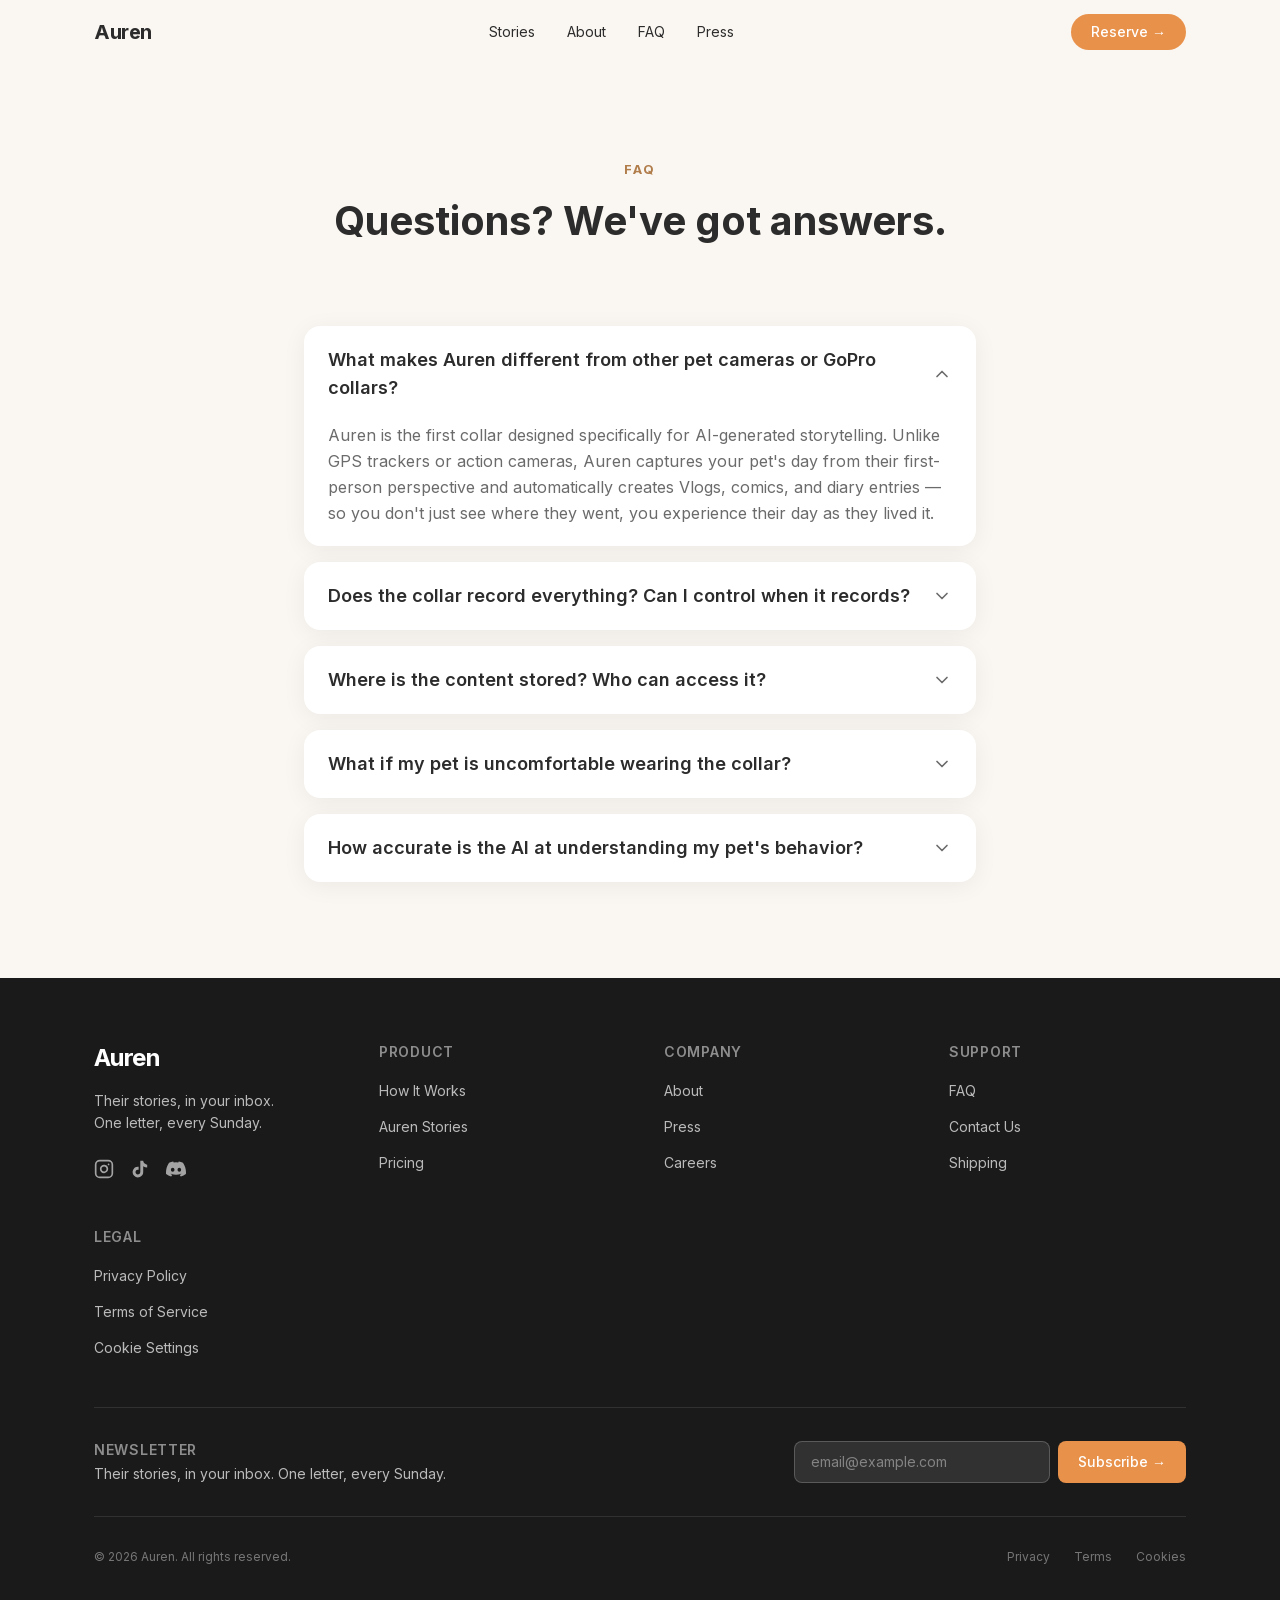
<file: faq.html>
<!DOCTYPE html><!--3ZyYX5fPHwDRxqfRaBHVG--><html lang="en" class="__variable_f367f3"><head><meta charSet="utf-8"/><meta name="viewport" content="width=device-width, initial-scale=1"/><link rel="preload" href="/_next/static/media/e4af272ccee01ff0-s.p.woff2" as="font" crossorigin="" type="font/woff2"/><link rel="stylesheet" href="/_next/static/css/b1dc19e69f5e82c9.css" data-precedence="next"/><link rel="preload" as="script" fetchPriority="low" href="/_next/static/chunks/webpack-0cff7f7fff56422a.js"/><script src="/_next/static/chunks/4bd1b696-c023c6e3521b1417.js" async=""></script><script src="/_next/static/chunks/255-6b79f309a27fb98b.js" async=""></script><script src="/_next/static/chunks/main-app-0eff29275876752a.js" async=""></script><script src="/_next/static/chunks/248-399f34a6f3fb7890.js" async=""></script><script src="/_next/static/chunks/app/faq/page-409b066d80ae432a.js" async=""></script><meta name="next-size-adjust" content=""/><title>Auren — The AI Pet Collar | See the World Through Their Eyes</title><meta name="description" content="One smart collar. AI writes their diary. You finally get to read it. Auren captures your pet&#x27;s day and turns it into Vlogs, comics, and stories."/><meta property="og:title" content="Auren — The AI Pet Collar"/><meta property="og:description" content="See the world through your pet&#x27;s eyes. AI-generated daily stories."/><meta property="og:type" content="website"/><meta name="twitter:card" content="summary"/><meta name="twitter:title" content="Auren — The AI Pet Collar"/><meta name="twitter:description" content="See the world through your pet&#x27;s eyes. AI-generated daily stories."/><link rel="icon" href="/favicon.ico" type="image/x-icon" sizes="16x16"/><script src="/_next/static/chunks/polyfills-42372ed130431b0a.js" noModule=""></script></head><body class="__className_f367f3 antialiased bg-cream"><div hidden=""><!--$--><!--/$--></div><main class="min-h-screen bg-cream"><nav class="fixed top-0 left-0 right-0 z-50 transition-all duration-300 bg-transparent"><div class="max-w-content mx-auto px-6 h-16 flex items-center justify-between"><a class="text-xl font-bold text-text-primary tracking-tight" href="/">Auren</a><div class="hidden md:flex items-center gap-8"><a class="text-sm text-text-primary hover:text-auren-orange transition-colors relative group" href="/stories">Stories<span class="absolute -bottom-1 left-0 w-0 h-[1.5px] bg-auren-orange transition-all duration-200 group-hover:w-full"></span></a><a class="text-sm text-text-primary hover:text-auren-orange transition-colors relative group" href="/about">About<span class="absolute -bottom-1 left-0 w-0 h-[1.5px] bg-auren-orange transition-all duration-200 group-hover:w-full"></span></a><a class="text-sm text-text-primary hover:text-auren-orange transition-colors relative group" href="/faq">FAQ<span class="absolute -bottom-1 left-0 w-0 h-[1.5px] bg-auren-orange transition-all duration-200 group-hover:w-full"></span></a><a class="text-sm text-text-primary hover:text-auren-orange transition-colors relative group" href="/press">Press<span class="absolute -bottom-1 left-0 w-0 h-[1.5px] bg-auren-orange transition-all duration-200 group-hover:w-full"></span></a></div><a class="hidden md:inline-flex items-center px-5 py-2 bg-auren-orange text-white text-sm font-medium rounded-pill transition-all duration-200 hover:scale-[1.02] hover:brightness-110" href="/reserve">Reserve →</a><button class="md:hidden p-2" aria-label="Toggle menu"><svg xmlns="http://www.w3.org/2000/svg" width="24" height="24" viewBox="0 0 24 24" fill="none" stroke="currentColor" stroke-width="2" stroke-linecap="round" stroke-linejoin="round" class="lucide lucide-menu" aria-hidden="true"><path d="M4 5h16"></path><path d="M4 12h16"></path><path d="M4 19h16"></path></svg></button></div></nav><div class="fixed inset-0 z-40 bg-cream transition-transform duration-300 md:hidden translate-x-full"><div class="flex flex-col items-center justify-center h-full gap-8"><a class="text-2xl font-medium text-text-primary" href="/stories">Stories</a><a class="text-2xl font-medium text-text-primary" href="/about">About</a><a class="text-2xl font-medium text-text-primary" href="/faq">FAQ</a><a class="text-2xl font-medium text-text-primary" href="/press">Press</a><a class="mt-4 px-8 py-3 bg-auren-orange text-white text-lg font-medium rounded-pill" href="/reserve">Reserve Yours →</a></div></div><div class="pt-24 pb-16"><section class="max-w-narrow mx-auto px-6 pt-16 pb-12 text-center"><div class="" style="opacity:0;transform:translateY(24px);transition:opacity 600ms ease-out 0ms, transform 600ms ease-out 0ms"><p class="eyebrow mb-4">FAQ</p></div><div class="" style="opacity:0;transform:translateY(24px);transition:opacity 600ms ease-out 100ms, transform 600ms ease-out 100ms"><h1 class="text-[40px] font-bold leading-tight text-text-primary">Questions? We&#x27;ve got answers.</h1></div></section><section class="max-w-narrow mx-auto px-6 py-8 space-y-4"><div class="" style="opacity:0;transform:translateY(24px);transition:opacity 600ms ease-out 0ms, transform 600ms ease-out 0ms"><div class="bg-white rounded-card shadow-card overflow-hidden"><button class="w-full flex items-center justify-between gap-4 px-6 py-5 text-left transition-colors hover:bg-cream/50" aria-expanded="true"><span class="text-lg font-semibold text-text-primary">What makes Auren different from other pet cameras or GoPro collars?</span><svg xmlns="http://www.w3.org/2000/svg" width="20" height="20" viewBox="0 0 24 24" fill="none" stroke="currentColor" stroke-width="2" stroke-linecap="round" stroke-linejoin="round" class="lucide lucide-chevron-up shrink-0 text-text-secondary" aria-hidden="true"><path d="m18 15-6-6-6 6"></path></svg></button><div class="overflow-hidden transition-all duration-300 ease-out" style="max-height:500px;opacity:1"><div class="px-6 pb-5 text-text-secondary leading-relaxed">Auren is the first collar designed specifically for AI-generated storytelling. Unlike GPS trackers or action cameras, Auren captures your pet&#x27;s day from their first-person perspective and automatically creates Vlogs, comics, and diary entries — so you don&#x27;t just see where they went, you experience their day as they lived it.</div></div></div></div><div class="" style="opacity:0;transform:translateY(24px);transition:opacity 600ms ease-out 80ms, transform 600ms ease-out 80ms"><div class="bg-white rounded-card shadow-card overflow-hidden"><button class="w-full flex items-center justify-between gap-4 px-6 py-5 text-left transition-colors hover:bg-cream/50" aria-expanded="false"><span class="text-lg font-semibold text-text-primary">Does the collar record everything? Can I control when it records?</span><svg xmlns="http://www.w3.org/2000/svg" width="20" height="20" viewBox="0 0 24 24" fill="none" stroke="currentColor" stroke-width="2" stroke-linecap="round" stroke-linejoin="round" class="lucide lucide-chevron-down shrink-0 text-text-secondary" aria-hidden="true"><path d="m6 9 6 6 6-6"></path></svg></button><div class="overflow-hidden transition-all duration-300 ease-out" style="max-height:0px;opacity:0"><div class="px-6 pb-5 text-text-secondary leading-relaxed">Auren uses smart intermittent recording — it captures short clips when it detects interesting moments, not continuous footage. You have full control through the app: adjust sensitivity, set quiet hours, or turn off indoor recording entirely. Privacy is designed in from day one.</div></div></div></div><div class="" style="opacity:0;transform:translateY(24px);transition:opacity 600ms ease-out 160ms, transform 600ms ease-out 160ms"><div class="bg-white rounded-card shadow-card overflow-hidden"><button class="w-full flex items-center justify-between gap-4 px-6 py-5 text-left transition-colors hover:bg-cream/50" aria-expanded="false"><span class="text-lg font-semibold text-text-primary">Where is the content stored? Who can access it?</span><svg xmlns="http://www.w3.org/2000/svg" width="20" height="20" viewBox="0 0 24 24" fill="none" stroke="currentColor" stroke-width="2" stroke-linecap="round" stroke-linejoin="round" class="lucide lucide-chevron-down shrink-0 text-text-secondary" aria-hidden="true"><path d="m6 9 6 6 6-6"></path></svg></button><div class="overflow-hidden transition-all duration-300 ease-out" style="max-height:0px;opacity:0"><div class="px-6 pb-5 text-text-secondary leading-relaxed">All content is stored in your personal encrypted cloud vault. Only you (and anyone you explicitly share with) can access your pet&#x27;s stories. We never train our AI on your pet&#x27;s data without explicit consent.</div></div></div></div><div class="" style="opacity:0;transform:translateY(24px);transition:opacity 600ms ease-out 240ms, transform 600ms ease-out 240ms"><div class="bg-white rounded-card shadow-card overflow-hidden"><button class="w-full flex items-center justify-between gap-4 px-6 py-5 text-left transition-colors hover:bg-cream/50" aria-expanded="false"><span class="text-lg font-semibold text-text-primary">What if my pet is uncomfortable wearing the collar?</span><svg xmlns="http://www.w3.org/2000/svg" width="20" height="20" viewBox="0 0 24 24" fill="none" stroke="currentColor" stroke-width="2" stroke-linecap="round" stroke-linejoin="round" class="lucide lucide-chevron-down shrink-0 text-text-secondary" aria-hidden="true"><path d="m6 9 6 6 6-6"></path></svg></button><div class="overflow-hidden transition-all duration-300 ease-out" style="max-height:0px;opacity:0"><div class="px-6 pb-5 text-text-secondary leading-relaxed">Auren weighs just 32g — about as much as a standard ID tag. The soft silicone strap adjusts to fit necks from 8&quot; to 24&quot;. Most pets forget they&#x27;re wearing it within a few hours. We also include a gradual introduction guide in the app.</div></div></div></div><div class="" style="opacity:0;transform:translateY(24px);transition:opacity 600ms ease-out 320ms, transform 600ms ease-out 320ms"><div class="bg-white rounded-card shadow-card overflow-hidden"><button class="w-full flex items-center justify-between gap-4 px-6 py-5 text-left transition-colors hover:bg-cream/50" aria-expanded="false"><span class="text-lg font-semibold text-text-primary">How accurate is the AI at understanding my pet&#x27;s behavior?</span><svg xmlns="http://www.w3.org/2000/svg" width="20" height="20" viewBox="0 0 24 24" fill="none" stroke="currentColor" stroke-width="2" stroke-linecap="round" stroke-linejoin="round" class="lucide lucide-chevron-down shrink-0 text-text-secondary" aria-hidden="true"><path d="m6 9 6 6 6-6"></path></svg></button><div class="overflow-hidden transition-all duration-300 ease-out" style="max-height:0px;opacity:0"><div class="px-6 pb-5 text-text-secondary leading-relaxed">Auren&#x27;s AI has been trained on over 47,000 real pet moments. It recognizes 200+ behaviors across dogs and cats, and it gets smarter about YOUR specific pet the more they wear it. Beta testers report 89% accuracy at identifying meaningful moments after just one week.</div></div></div></div></section></div><footer class="bg-auren-dark text-white"><div class="max-w-content mx-auto px-6 py-16"><div class="grid grid-cols-1 md:grid-cols-4 gap-12"><div class="md:col-span-1"><a class="text-2xl font-bold tracking-tight" href="/">Auren</a><p class="mt-4 text-sm text-white/70 leading-relaxed">Their stories, in your inbox.<br/>One letter, every Sunday.</p><div class="flex gap-4 mt-6"><a href="#" class="text-white/60 hover:text-white transition-colors"><svg width="20" height="20" viewBox="0 0 24 24" fill="none" stroke="currentColor" stroke-width="2" stroke-linecap="round" stroke-linejoin="round"><rect width="20" height="20" x="2" y="2" rx="5" ry="5"></rect><path d="M16 11.37A4 4 0 1 1 12.63 8 4 4 0 0 1 16 11.37z"></path><line x1="17.5" x2="17.51" y1="6.5" y2="6.5"></line></svg></a><a href="#" class="text-white/60 hover:text-white transition-colors"><svg width="20" height="20" viewBox="0 0 24 24" fill="currentColor"><path d="M19.59 6.69a4.83 4.83 0 0 1-3.77-4.25V2h-3.45v13.67a2.89 2.89 0 0 1-5.2 1.74 2.89 2.89 0 0 1 2.31-4.64 2.93 2.93 0 0 1 .88.13V9.4a6.84 6.84 0 0 0-1-.05A6.33 6.33 0 0 0 5 20.1a6.34 6.34 0 0 0 10.86-4.43v-7a8.16 8.16 0 0 0 4.77 1.52v-3.4a4.85 4.85 0 0 1-1-.1z"></path></svg></a><a href="#" class="text-white/60 hover:text-white transition-colors"><svg width="20" height="20" viewBox="0 0 24 24" fill="currentColor"><path d="M20.317 4.37a19.791 19.791 0 0 0-4.885-1.515.074.074 0 0 0-.079.037c-.21.375-.444.864-.608 1.25a18.27 18.27 0 0 0-5.487 0 12.64 12.64 0 0 0-.617-1.25.077.077 0 0 0-.079-.037A19.736 19.736 0 0 0 3.677 4.37a.07.07 0 0 0-.032.027C.533 9.046-.32 13.58.099 18.057a.082.082 0 0 0 .031.057 19.9 19.9 0 0 0 5.993 3.03.078.078 0 0 0 .084-.028 14.09 14.09 0 0 0 1.226-1.994.076.076 0 0 0-.041-.106 13.107 13.107 0 0 1-1.872-.892.077.077 0 0 1-.008-.128 10.2 10.2 0 0 0 .372-.292.074.074 0 0 1 .077-.01c3.928 1.793 8.18 1.793 12.062 0a.074.074 0 0 1 .078.01c.12.098.246.198.373.292a.077.077 0 0 1-.006.127 12.299 12.299 0 0 1-1.873.892.077.077 0 0 0-.041.107c.36.698.772 1.362 1.225 1.993a.076.076 0 0 0 .084.028 19.839 19.839 0 0 0 6.002-3.03.077.077 0 0 0 .032-.054c.5-5.177-.838-9.674-3.549-13.66a.061.061 0 0 0-.031-.03zM8.02 15.33c-1.183 0-2.157-1.085-2.157-2.419 0-1.333.956-2.419 2.157-2.419 1.21 0 2.176 1.096 2.157 2.42 0 1.333-.956 2.418-2.157 2.418zm7.975 0c-1.183 0-2.157-1.085-2.157-2.419 0-1.333.955-2.419 2.157-2.419 1.21 0 2.176 1.096 2.157 2.42 0 1.333-.946 2.418-2.157 2.418z"></path></svg></a></div></div><div><h4 class="text-sm font-semibold uppercase tracking-wider text-white/50 mb-4">Product</h4><ul class="space-y-3"><li><span class="text-sm text-white/70 hover:text-white transition-colors cursor-pointer">How It Works</span></li><li><span class="text-sm text-white/70 hover:text-white transition-colors cursor-pointer">Auren Stories</span></li><li><span class="text-sm text-white/70 hover:text-white transition-colors cursor-pointer">Pricing</span></li></ul></div><div><h4 class="text-sm font-semibold uppercase tracking-wider text-white/50 mb-4">Company</h4><ul class="space-y-3"><li><span class="text-sm text-white/70 hover:text-white transition-colors cursor-pointer">About</span></li><li><span class="text-sm text-white/70 hover:text-white transition-colors cursor-pointer">Press</span></li><li><span class="text-sm text-white/70 hover:text-white transition-colors cursor-pointer">Careers</span></li></ul></div><div><h4 class="text-sm font-semibold uppercase tracking-wider text-white/50 mb-4">Support</h4><ul class="space-y-3"><li><span class="text-sm text-white/70 hover:text-white transition-colors cursor-pointer">FAQ</span></li><li><span class="text-sm text-white/70 hover:text-white transition-colors cursor-pointer">Contact Us</span></li><li><span class="text-sm text-white/70 hover:text-white transition-colors cursor-pointer">Shipping</span></li></ul></div><div><h4 class="text-sm font-semibold uppercase tracking-wider text-white/50 mb-4">Legal</h4><ul class="space-y-3"><li><span class="text-sm text-white/70 hover:text-white transition-colors cursor-pointer">Privacy Policy</span></li><li><span class="text-sm text-white/70 hover:text-white transition-colors cursor-pointer">Terms of Service</span></li><li><span class="text-sm text-white/70 hover:text-white transition-colors cursor-pointer">Cookie Settings</span></li></ul></div></div><div class="mt-12 pt-8 border-t border-white/10"><div class="flex flex-col md:flex-row items-start md:items-center justify-between gap-6"><div><h4 class="text-sm font-semibold uppercase tracking-wider text-white/50 mb-1">Newsletter</h4><p class="text-sm text-white/70">Their stories, in your inbox. One letter, every Sunday.</p></div><div class="flex gap-2 w-full md:w-auto"><input type="email" placeholder="email@example.com" class="flex-1 md:w-64 px-4 py-2.5 bg-white/10 border border-white/20 rounded-lg text-sm text-white placeholder-white/40 focus:outline-none focus:border-auren-orange"/><button class="px-5 py-2.5 bg-auren-orange text-white text-sm font-medium rounded-lg hover:brightness-110 transition-all whitespace-nowrap">Subscribe →</button></div></div></div><div class="mt-8 pt-8 border-t border-white/10 flex flex-col md:flex-row items-center justify-between gap-4 text-xs text-white/40"><p>© 2026 Auren. All rights reserved.</p><div class="flex gap-6"><a class="hover:text-white/60 transition-colors" href="/privacy">Privacy</a><a class="hover:text-white/60 transition-colors" href="/terms">Terms</a><a class="hover:text-white/60 transition-colors" href="#">Cookies</a></div></div></div></footer></main><!--$--><!--/$--><script src="/_next/static/chunks/webpack-0cff7f7fff56422a.js" id="_R_" async=""></script><script>(self.__next_f=self.__next_f||[]).push([0])</script><script>self.__next_f.push([1,"1:\"$Sreact.fragment\"\n2:I[9766,[],\"\"]\n3:I[8924,[],\"\"]\n4:I[1959,[],\"ClientPageRoot\"]\n5:I[5321,[\"248\",\"static/chunks/248-399f34a6f3fb7890.js\",\"505\",\"static/chunks/app/faq/page-409b066d80ae432a.js\"],\"default\"]\n8:I[4431,[],\"OutletBoundary\"]\na:I[5278,[],\"AsyncMetadataOutlet\"]\nc:I[4431,[],\"ViewportBoundary\"]\ne:I[4431,[],\"MetadataBoundary\"]\nf:\"$Sreact.suspense\"\n11:I[7150,[],\"\"]\n:HL[\"/_next/static/media/e4af272ccee01ff0-s.p.woff2\",\"font\",{\"crossOrigin\":\"\",\"type\":\"font/woff2\"}]\n:HL[\"/_next/static/css/b1dc19e69f5e82c9.css\",\"style\"]\n"])</script><script>self.__next_f.push([1,"0:{\"P\":null,\"b\":\"3ZyYX5fPHwDRxqfRaBHVG\",\"p\":\"\",\"c\":[\"\",\"faq\"],\"i\":false,\"f\":[[[\"\",{\"children\":[\"faq\",{\"children\":[\"__PAGE__\",{}]}]},\"$undefined\",\"$undefined\",true],[\"\",[\"$\",\"$1\",\"c\",{\"children\":[[[\"$\",\"link\",\"0\",{\"rel\":\"stylesheet\",\"href\":\"/_next/static/css/b1dc19e69f5e82c9.css\",\"precedence\":\"next\",\"crossOrigin\":\"$undefined\",\"nonce\":\"$undefined\"}]],[\"$\",\"html\",null,{\"lang\":\"en\",\"className\":\"__variable_f367f3\",\"children\":[\"$\",\"body\",null,{\"className\":\"__className_f367f3 antialiased bg-cream\",\"children\":[\"$\",\"$L2\",null,{\"parallelRouterKey\":\"children\",\"error\":\"$undefined\",\"errorStyles\":\"$undefined\",\"errorScripts\":\"$undefined\",\"template\":[\"$\",\"$L3\",null,{}],\"templateStyles\":\"$undefined\",\"templateScripts\":\"$undefined\",\"notFound\":[[[\"$\",\"title\",null,{\"children\":\"404: This page could not be found.\"}],[\"$\",\"div\",null,{\"style\":{\"fontFamily\":\"system-ui,\\\"Segoe UI\\\",Roboto,Helvetica,Arial,sans-serif,\\\"Apple Color Emoji\\\",\\\"Segoe UI Emoji\\\"\",\"height\":\"100vh\",\"textAlign\":\"center\",\"display\":\"flex\",\"flexDirection\":\"column\",\"alignItems\":\"center\",\"justifyContent\":\"center\"},\"children\":[\"$\",\"div\",null,{\"children\":[[\"$\",\"style\",null,{\"dangerouslySetInnerHTML\":{\"__html\":\"body{color:#000;background:#fff;margin:0}.next-error-h1{border-right:1px solid rgba(0,0,0,.3)}@media (prefers-color-scheme:dark){body{color:#fff;background:#000}.next-error-h1{border-right:1px solid rgba(255,255,255,.3)}}\"}}],[\"$\",\"h1\",null,{\"className\":\"next-error-h1\",\"style\":{\"display\":\"inline-block\",\"margin\":\"0 20px 0 0\",\"padding\":\"0 23px 0 0\",\"fontSize\":24,\"fontWeight\":500,\"verticalAlign\":\"top\",\"lineHeight\":\"49px\"},\"children\":404}],[\"$\",\"div\",null,{\"style\":{\"display\":\"inline-block\"},\"children\":[\"$\",\"h2\",null,{\"style\":{\"fontSize\":14,\"fontWeight\":400,\"lineHeight\":\"49px\",\"margin\":0},\"children\":\"This page could not be found.\"}]}]]}]}]],[]],\"forbidden\":\"$undefined\",\"unauthorized\":\"$undefined\"}]}]}]]}],{\"children\":[\"faq\",[\"$\",\"$1\",\"c\",{\"children\":[null,[\"$\",\"$L2\",null,{\"parallelRouterKey\":\"children\",\"error\":\"$undefined\",\"errorStyles\":\"$undefined\",\"errorScripts\":\"$undefined\",\"template\":[\"$\",\"$L3\",null,{}],\"templateStyles\":\"$undefined\",\"templateScripts\":\"$undefined\",\"notFound\":\"$undefined\",\"forbidden\":\"$undefined\",\"unauthorized\":\"$undefined\"}]]}],{\"children\":[\"__PAGE__\",[\"$\",\"$1\",\"c\",{\"children\":[[\"$\",\"$L4\",null,{\"Component\":\"$5\",\"searchParams\":{},\"params\":{},\"promises\":[\"$@6\",\"$@7\"]}],null,[\"$\",\"$L8\",null,{\"children\":[\"$L9\",[\"$\",\"$La\",null,{\"promise\":\"$@b\"}]]}]]}],{},null,false]},null,false]},null,false],[\"$\",\"$1\",\"h\",{\"children\":[null,[[\"$\",\"$Lc\",null,{\"children\":\"$Ld\"}],[\"$\",\"meta\",null,{\"name\":\"next-size-adjust\",\"content\":\"\"}]],[\"$\",\"$Le\",null,{\"children\":[\"$\",\"div\",null,{\"hidden\":true,\"children\":[\"$\",\"$f\",null,{\"fallback\":null,\"children\":\"$L10\"}]}]}]]}],false]],\"m\":\"$undefined\",\"G\":[\"$11\",[]],\"s\":false,\"S\":true}\n"])</script><script>self.__next_f.push([1,"6:{}\n7:\"$0:f:0:1:2:children:2:children:1:props:children:0:props:params\"\n"])</script><script>self.__next_f.push([1,"d:[[\"$\",\"meta\",\"0\",{\"charSet\":\"utf-8\"}],[\"$\",\"meta\",\"1\",{\"name\":\"viewport\",\"content\":\"width=device-width, initial-scale=1\"}]]\n9:null\n"])</script><script>self.__next_f.push([1,"12:I[622,[],\"IconMark\"]\n"])</script><script>self.__next_f.push([1,"b:{\"metadata\":[[\"$\",\"title\",\"0\",{\"children\":\"Auren — The AI Pet Collar | See the World Through Their Eyes\"}],[\"$\",\"meta\",\"1\",{\"name\":\"description\",\"content\":\"One smart collar. AI writes their diary. You finally get to read it. Auren captures your pet's day and turns it into Vlogs, comics, and stories.\"}],[\"$\",\"meta\",\"2\",{\"property\":\"og:title\",\"content\":\"Auren — The AI Pet Collar\"}],[\"$\",\"meta\",\"3\",{\"property\":\"og:description\",\"content\":\"See the world through your pet's eyes. AI-generated daily stories.\"}],[\"$\",\"meta\",\"4\",{\"property\":\"og:type\",\"content\":\"website\"}],[\"$\",\"meta\",\"5\",{\"name\":\"twitter:card\",\"content\":\"summary\"}],[\"$\",\"meta\",\"6\",{\"name\":\"twitter:title\",\"content\":\"Auren — The AI Pet Collar\"}],[\"$\",\"meta\",\"7\",{\"name\":\"twitter:description\",\"content\":\"See the world through your pet's eyes. AI-generated daily stories.\"}],[\"$\",\"link\",\"8\",{\"rel\":\"icon\",\"href\":\"/favicon.ico\",\"type\":\"image/x-icon\",\"sizes\":\"16x16\"}],[\"$\",\"$L12\",\"9\",{}]],\"error\":null,\"digest\":\"$undefined\"}\n"])</script><script>self.__next_f.push([1,"10:\"$b:metadata\"\n"])</script></body></html>
</file>
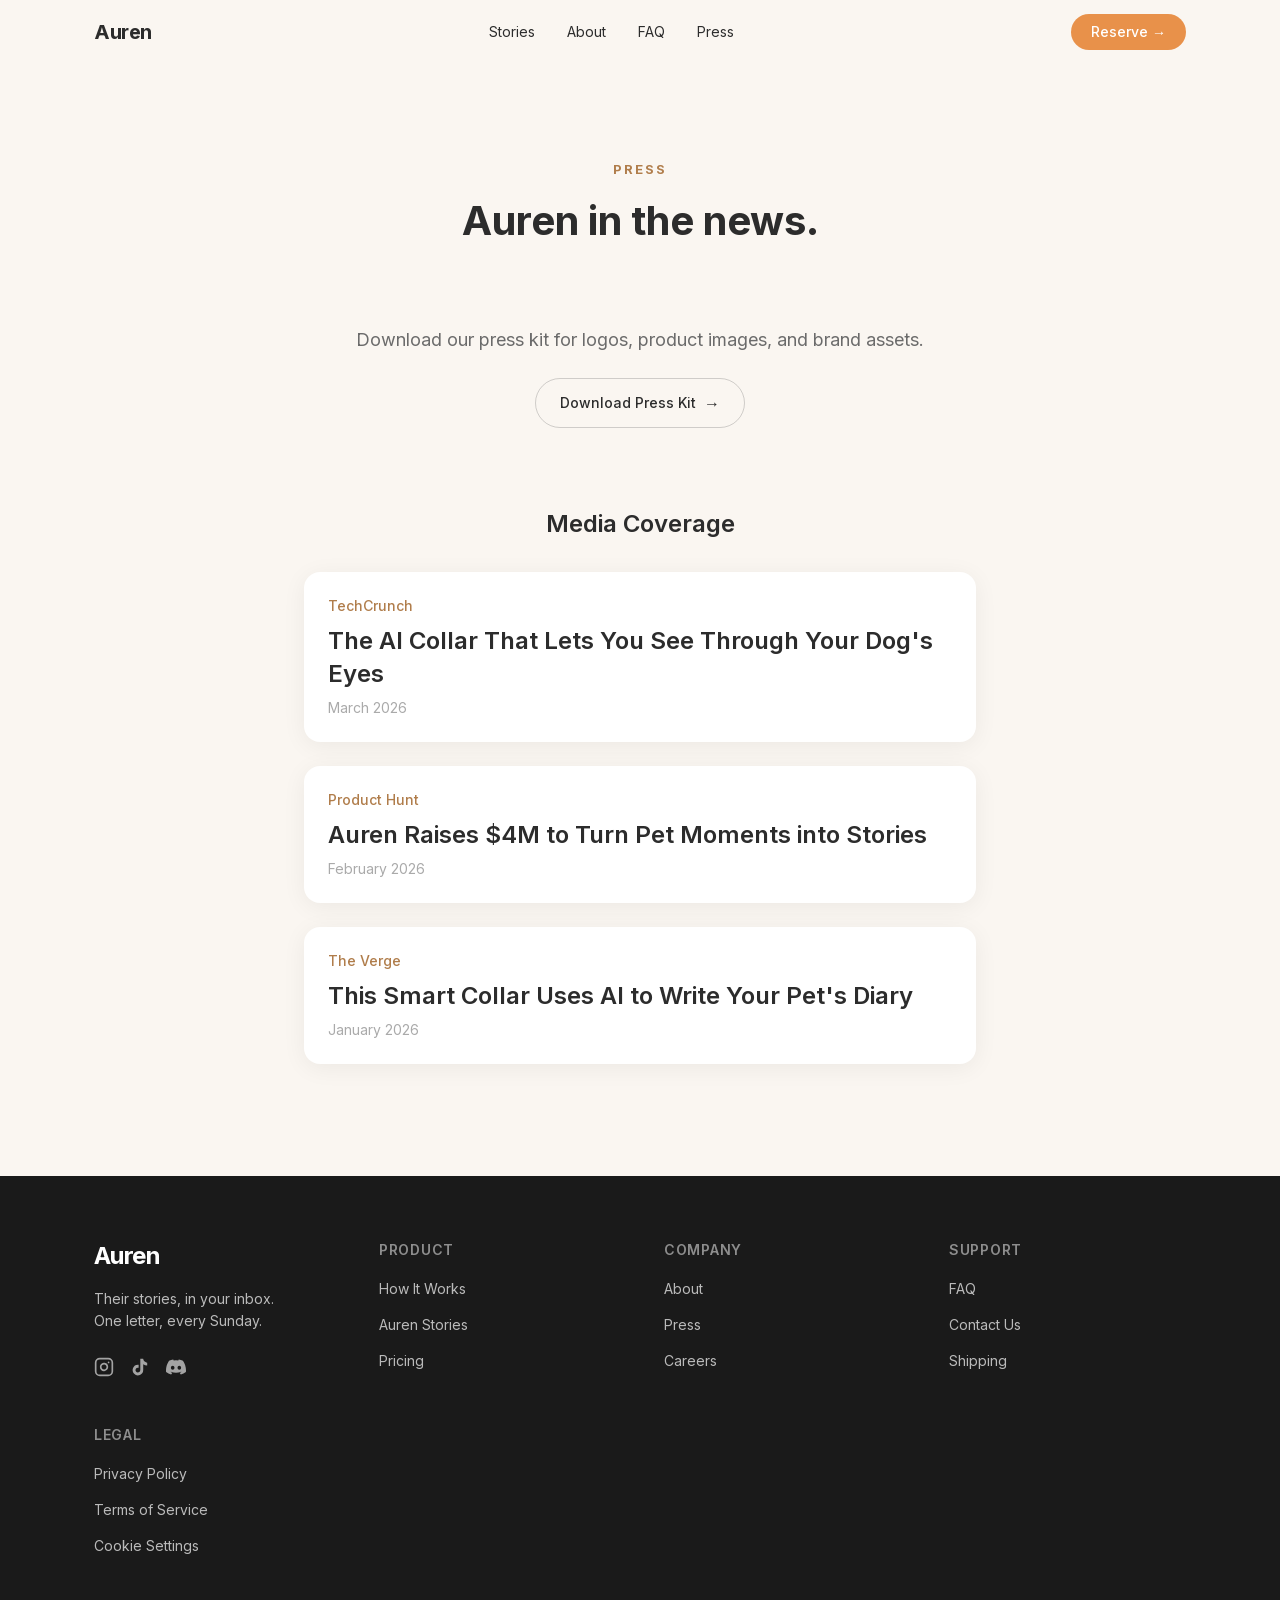
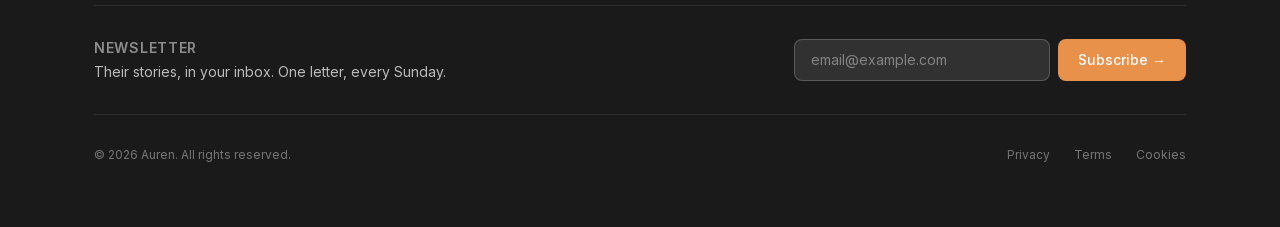
<file: press.html>
<!DOCTYPE html><!--3ZyYX5fPHwDRxqfRaBHVG--><html lang="en" class="__variable_f367f3"><head><meta charSet="utf-8"/><meta name="viewport" content="width=device-width, initial-scale=1"/><link rel="preload" href="/_next/static/media/e4af272ccee01ff0-s.p.woff2" as="font" crossorigin="" type="font/woff2"/><link rel="stylesheet" href="/_next/static/css/b1dc19e69f5e82c9.css" data-precedence="next"/><link rel="preload" as="script" fetchPriority="low" href="/_next/static/chunks/webpack-0cff7f7fff56422a.js"/><script src="/_next/static/chunks/4bd1b696-c023c6e3521b1417.js" async=""></script><script src="/_next/static/chunks/255-6b79f309a27fb98b.js" async=""></script><script src="/_next/static/chunks/main-app-0eff29275876752a.js" async=""></script><script src="/_next/static/chunks/248-399f34a6f3fb7890.js" async=""></script><script src="/_next/static/chunks/app/press/page-193f3dd5bacd94c0.js" async=""></script><meta name="next-size-adjust" content=""/><title>Auren — The AI Pet Collar | See the World Through Their Eyes</title><meta name="description" content="One smart collar. AI writes their diary. You finally get to read it. Auren captures your pet&#x27;s day and turns it into Vlogs, comics, and stories."/><meta property="og:title" content="Auren — The AI Pet Collar"/><meta property="og:description" content="See the world through your pet&#x27;s eyes. AI-generated daily stories."/><meta property="og:type" content="website"/><meta name="twitter:card" content="summary"/><meta name="twitter:title" content="Auren — The AI Pet Collar"/><meta name="twitter:description" content="See the world through your pet&#x27;s eyes. AI-generated daily stories."/><link rel="icon" href="/favicon.ico" type="image/x-icon" sizes="16x16"/><script src="/_next/static/chunks/polyfills-42372ed130431b0a.js" noModule=""></script></head><body class="__className_f367f3 antialiased bg-cream"><div hidden=""><!--$--><!--/$--></div><main class="min-h-screen bg-cream"><nav class="fixed top-0 left-0 right-0 z-50 transition-all duration-300 bg-transparent"><div class="max-w-content mx-auto px-6 h-16 flex items-center justify-between"><a class="text-xl font-bold text-text-primary tracking-tight" href="/">Auren</a><div class="hidden md:flex items-center gap-8"><a class="text-sm text-text-primary hover:text-auren-orange transition-colors relative group" href="/stories">Stories<span class="absolute -bottom-1 left-0 w-0 h-[1.5px] bg-auren-orange transition-all duration-200 group-hover:w-full"></span></a><a class="text-sm text-text-primary hover:text-auren-orange transition-colors relative group" href="/about">About<span class="absolute -bottom-1 left-0 w-0 h-[1.5px] bg-auren-orange transition-all duration-200 group-hover:w-full"></span></a><a class="text-sm text-text-primary hover:text-auren-orange transition-colors relative group" href="/faq">FAQ<span class="absolute -bottom-1 left-0 w-0 h-[1.5px] bg-auren-orange transition-all duration-200 group-hover:w-full"></span></a><a class="text-sm text-text-primary hover:text-auren-orange transition-colors relative group" href="/press">Press<span class="absolute -bottom-1 left-0 w-0 h-[1.5px] bg-auren-orange transition-all duration-200 group-hover:w-full"></span></a></div><a class="hidden md:inline-flex items-center px-5 py-2 bg-auren-orange text-white text-sm font-medium rounded-pill transition-all duration-200 hover:scale-[1.02] hover:brightness-110" href="/reserve">Reserve →</a><button class="md:hidden p-2" aria-label="Toggle menu"><svg xmlns="http://www.w3.org/2000/svg" width="24" height="24" viewBox="0 0 24 24" fill="none" stroke="currentColor" stroke-width="2" stroke-linecap="round" stroke-linejoin="round" class="lucide lucide-menu" aria-hidden="true"><path d="M4 5h16"></path><path d="M4 12h16"></path><path d="M4 19h16"></path></svg></button></div></nav><div class="fixed inset-0 z-40 bg-cream transition-transform duration-300 md:hidden translate-x-full"><div class="flex flex-col items-center justify-center h-full gap-8"><a class="text-2xl font-medium text-text-primary" href="/stories">Stories</a><a class="text-2xl font-medium text-text-primary" href="/about">About</a><a class="text-2xl font-medium text-text-primary" href="/faq">FAQ</a><a class="text-2xl font-medium text-text-primary" href="/press">Press</a><a class="mt-4 px-8 py-3 bg-auren-orange text-white text-lg font-medium rounded-pill" href="/reserve">Reserve Yours →</a></div></div><div class="pt-24 pb-16"><section class="max-w-narrow mx-auto px-6 pt-16 pb-12 text-center"><div class="" style="opacity:0;transform:translateY(24px);transition:opacity 600ms ease-out 0ms, transform 600ms ease-out 0ms"><p class="eyebrow mb-4">PRESS</p></div><div class="" style="opacity:0;transform:translateY(24px);transition:opacity 600ms ease-out 100ms, transform 600ms ease-out 100ms"><h1 class="text-[40px] font-bold leading-tight text-text-primary">Auren in the news.</h1></div></section><section class="max-w-narrow mx-auto px-6 py-8 text-center"><div class="" style="opacity:0;transform:translateY(24px);transition:opacity 600ms ease-out 0ms, transform 600ms ease-out 0ms"><p class="text-lg text-text-secondary mb-6">Download our press kit for logos, product images, and brand assets.</p><button class="ghost-button">Download Press Kit <span class="text-base">→</span></button></div></section><section class="max-w-narrow mx-auto px-6 py-12"><div class="" style="opacity:0;transform:translateY(24px);transition:opacity 600ms ease-out 0ms, transform 600ms ease-out 0ms"><h2 class="text-2xl font-semibold text-text-primary mb-8 text-center">Media Coverage</h2></div><div class="space-y-6"><div class="" style="opacity:0;transform:translateY(24px);transition:opacity 600ms ease-out 0ms, transform 600ms ease-out 0ms"><div class="bg-white rounded-card shadow-card p-6 card-hover cursor-pointer"><p class="text-sm text-auren-brown font-medium mb-2">TechCrunch</p><h3 class="text-2xl font-semibold text-text-primary mb-2 leading-snug">The AI Collar That Lets You See Through Your Dog&#x27;s Eyes</h3><p class="text-sm text-text-muted">March 2026</p></div></div><div class="" style="opacity:0;transform:translateY(24px);transition:opacity 600ms ease-out 100ms, transform 600ms ease-out 100ms"><div class="bg-white rounded-card shadow-card p-6 card-hover cursor-pointer"><p class="text-sm text-auren-brown font-medium mb-2">Product Hunt</p><h3 class="text-2xl font-semibold text-text-primary mb-2 leading-snug">Auren Raises $4M to Turn Pet Moments into Stories</h3><p class="text-sm text-text-muted">February 2026</p></div></div><div class="" style="opacity:0;transform:translateY(24px);transition:opacity 600ms ease-out 200ms, transform 600ms ease-out 200ms"><div class="bg-white rounded-card shadow-card p-6 card-hover cursor-pointer"><p class="text-sm text-auren-brown font-medium mb-2">The Verge</p><h3 class="text-2xl font-semibold text-text-primary mb-2 leading-snug">This Smart Collar Uses AI to Write Your Pet&#x27;s Diary</h3><p class="text-sm text-text-muted">January 2026</p></div></div></div></section></div><footer class="bg-auren-dark text-white"><div class="max-w-content mx-auto px-6 py-16"><div class="grid grid-cols-1 md:grid-cols-4 gap-12"><div class="md:col-span-1"><a class="text-2xl font-bold tracking-tight" href="/">Auren</a><p class="mt-4 text-sm text-white/70 leading-relaxed">Their stories, in your inbox.<br/>One letter, every Sunday.</p><div class="flex gap-4 mt-6"><a href="#" class="text-white/60 hover:text-white transition-colors"><svg width="20" height="20" viewBox="0 0 24 24" fill="none" stroke="currentColor" stroke-width="2" stroke-linecap="round" stroke-linejoin="round"><rect width="20" height="20" x="2" y="2" rx="5" ry="5"></rect><path d="M16 11.37A4 4 0 1 1 12.63 8 4 4 0 0 1 16 11.37z"></path><line x1="17.5" x2="17.51" y1="6.5" y2="6.5"></line></svg></a><a href="#" class="text-white/60 hover:text-white transition-colors"><svg width="20" height="20" viewBox="0 0 24 24" fill="currentColor"><path d="M19.59 6.69a4.83 4.83 0 0 1-3.77-4.25V2h-3.45v13.67a2.89 2.89 0 0 1-5.2 1.74 2.89 2.89 0 0 1 2.31-4.64 2.93 2.93 0 0 1 .88.13V9.4a6.84 6.84 0 0 0-1-.05A6.33 6.33 0 0 0 5 20.1a6.34 6.34 0 0 0 10.86-4.43v-7a8.16 8.16 0 0 0 4.77 1.52v-3.4a4.85 4.85 0 0 1-1-.1z"></path></svg></a><a href="#" class="text-white/60 hover:text-white transition-colors"><svg width="20" height="20" viewBox="0 0 24 24" fill="currentColor"><path d="M20.317 4.37a19.791 19.791 0 0 0-4.885-1.515.074.074 0 0 0-.079.037c-.21.375-.444.864-.608 1.25a18.27 18.27 0 0 0-5.487 0 12.64 12.64 0 0 0-.617-1.25.077.077 0 0 0-.079-.037A19.736 19.736 0 0 0 3.677 4.37a.07.07 0 0 0-.032.027C.533 9.046-.32 13.58.099 18.057a.082.082 0 0 0 .031.057 19.9 19.9 0 0 0 5.993 3.03.078.078 0 0 0 .084-.028 14.09 14.09 0 0 0 1.226-1.994.076.076 0 0 0-.041-.106 13.107 13.107 0 0 1-1.872-.892.077.077 0 0 1-.008-.128 10.2 10.2 0 0 0 .372-.292.074.074 0 0 1 .077-.01c3.928 1.793 8.18 1.793 12.062 0a.074.074 0 0 1 .078.01c.12.098.246.198.373.292a.077.077 0 0 1-.006.127 12.299 12.299 0 0 1-1.873.892.077.077 0 0 0-.041.107c.36.698.772 1.362 1.225 1.993a.076.076 0 0 0 .084.028 19.839 19.839 0 0 0 6.002-3.03.077.077 0 0 0 .032-.054c.5-5.177-.838-9.674-3.549-13.66a.061.061 0 0 0-.031-.03zM8.02 15.33c-1.183 0-2.157-1.085-2.157-2.419 0-1.333.956-2.419 2.157-2.419 1.21 0 2.176 1.096 2.157 2.42 0 1.333-.956 2.418-2.157 2.418zm7.975 0c-1.183 0-2.157-1.085-2.157-2.419 0-1.333.955-2.419 2.157-2.419 1.21 0 2.176 1.096 2.157 2.42 0 1.333-.946 2.418-2.157 2.418z"></path></svg></a></div></div><div><h4 class="text-sm font-semibold uppercase tracking-wider text-white/50 mb-4">Product</h4><ul class="space-y-3"><li><span class="text-sm text-white/70 hover:text-white transition-colors cursor-pointer">How It Works</span></li><li><span class="text-sm text-white/70 hover:text-white transition-colors cursor-pointer">Auren Stories</span></li><li><span class="text-sm text-white/70 hover:text-white transition-colors cursor-pointer">Pricing</span></li></ul></div><div><h4 class="text-sm font-semibold uppercase tracking-wider text-white/50 mb-4">Company</h4><ul class="space-y-3"><li><span class="text-sm text-white/70 hover:text-white transition-colors cursor-pointer">About</span></li><li><span class="text-sm text-white/70 hover:text-white transition-colors cursor-pointer">Press</span></li><li><span class="text-sm text-white/70 hover:text-white transition-colors cursor-pointer">Careers</span></li></ul></div><div><h4 class="text-sm font-semibold uppercase tracking-wider text-white/50 mb-4">Support</h4><ul class="space-y-3"><li><span class="text-sm text-white/70 hover:text-white transition-colors cursor-pointer">FAQ</span></li><li><span class="text-sm text-white/70 hover:text-white transition-colors cursor-pointer">Contact Us</span></li><li><span class="text-sm text-white/70 hover:text-white transition-colors cursor-pointer">Shipping</span></li></ul></div><div><h4 class="text-sm font-semibold uppercase tracking-wider text-white/50 mb-4">Legal</h4><ul class="space-y-3"><li><span class="text-sm text-white/70 hover:text-white transition-colors cursor-pointer">Privacy Policy</span></li><li><span class="text-sm text-white/70 hover:text-white transition-colors cursor-pointer">Terms of Service</span></li><li><span class="text-sm text-white/70 hover:text-white transition-colors cursor-pointer">Cookie Settings</span></li></ul></div></div><div class="mt-12 pt-8 border-t border-white/10"><div class="flex flex-col md:flex-row items-start md:items-center justify-between gap-6"><div><h4 class="text-sm font-semibold uppercase tracking-wider text-white/50 mb-1">Newsletter</h4><p class="text-sm text-white/70">Their stories, in your inbox. One letter, every Sunday.</p></div><div class="flex gap-2 w-full md:w-auto"><input type="email" placeholder="email@example.com" class="flex-1 md:w-64 px-4 py-2.5 bg-white/10 border border-white/20 rounded-lg text-sm text-white placeholder-white/40 focus:outline-none focus:border-auren-orange"/><button class="px-5 py-2.5 bg-auren-orange text-white text-sm font-medium rounded-lg hover:brightness-110 transition-all whitespace-nowrap">Subscribe →</button></div></div></div><div class="mt-8 pt-8 border-t border-white/10 flex flex-col md:flex-row items-center justify-between gap-4 text-xs text-white/40"><p>© 2026 Auren. All rights reserved.</p><div class="flex gap-6"><a class="hover:text-white/60 transition-colors" href="/privacy">Privacy</a><a class="hover:text-white/60 transition-colors" href="/terms">Terms</a><a class="hover:text-white/60 transition-colors" href="#">Cookies</a></div></div></div></footer></main><!--$--><!--/$--><script src="/_next/static/chunks/webpack-0cff7f7fff56422a.js" id="_R_" async=""></script><script>(self.__next_f=self.__next_f||[]).push([0])</script><script>self.__next_f.push([1,"1:\"$Sreact.fragment\"\n2:I[9766,[],\"\"]\n3:I[8924,[],\"\"]\n4:I[3464,[\"248\",\"static/chunks/248-399f34a6f3fb7890.js\",\"874\",\"static/chunks/app/press/page-193f3dd5bacd94c0.js\"],\"default\"]\n5:I[7277,[\"248\",\"static/chunks/248-399f34a6f3fb7890.js\",\"874\",\"static/chunks/app/press/page-193f3dd5bacd94c0.js\"],\"default\"]\na:I[7150,[],\"\"]\n:HL[\"/_next/static/media/e4af272ccee01ff0-s.p.woff2\",\"font\",{\"crossOrigin\":\"\",\"type\":\"font/woff2\"}]\n:HL[\"/_next/static/css/b1dc19e69f5e82c9.css\",\"style\"]\n"])</script><script>self.__next_f.push([1,"0:{\"P\":null,\"b\":\"3ZyYX5fPHwDRxqfRaBHVG\",\"p\":\"\",\"c\":[\"\",\"press\"],\"i\":false,\"f\":[[[\"\",{\"children\":[\"press\",{\"children\":[\"__PAGE__\",{}]}]},\"$undefined\",\"$undefined\",true],[\"\",[\"$\",\"$1\",\"c\",{\"children\":[[[\"$\",\"link\",\"0\",{\"rel\":\"stylesheet\",\"href\":\"/_next/static/css/b1dc19e69f5e82c9.css\",\"precedence\":\"next\",\"crossOrigin\":\"$undefined\",\"nonce\":\"$undefined\"}]],[\"$\",\"html\",null,{\"lang\":\"en\",\"className\":\"__variable_f367f3\",\"children\":[\"$\",\"body\",null,{\"className\":\"__className_f367f3 antialiased bg-cream\",\"children\":[\"$\",\"$L2\",null,{\"parallelRouterKey\":\"children\",\"error\":\"$undefined\",\"errorStyles\":\"$undefined\",\"errorScripts\":\"$undefined\",\"template\":[\"$\",\"$L3\",null,{}],\"templateStyles\":\"$undefined\",\"templateScripts\":\"$undefined\",\"notFound\":[[[\"$\",\"title\",null,{\"children\":\"404: This page could not be found.\"}],[\"$\",\"div\",null,{\"style\":{\"fontFamily\":\"system-ui,\\\"Segoe UI\\\",Roboto,Helvetica,Arial,sans-serif,\\\"Apple Color Emoji\\\",\\\"Segoe UI Emoji\\\"\",\"height\":\"100vh\",\"textAlign\":\"center\",\"display\":\"flex\",\"flexDirection\":\"column\",\"alignItems\":\"center\",\"justifyContent\":\"center\"},\"children\":[\"$\",\"div\",null,{\"children\":[[\"$\",\"style\",null,{\"dangerouslySetInnerHTML\":{\"__html\":\"body{color:#000;background:#fff;margin:0}.next-error-h1{border-right:1px solid rgba(0,0,0,.3)}@media (prefers-color-scheme:dark){body{color:#fff;background:#000}.next-error-h1{border-right:1px solid rgba(255,255,255,.3)}}\"}}],[\"$\",\"h1\",null,{\"className\":\"next-error-h1\",\"style\":{\"display\":\"inline-block\",\"margin\":\"0 20px 0 0\",\"padding\":\"0 23px 0 0\",\"fontSize\":24,\"fontWeight\":500,\"verticalAlign\":\"top\",\"lineHeight\":\"49px\"},\"children\":404}],[\"$\",\"div\",null,{\"style\":{\"display\":\"inline-block\"},\"children\":[\"$\",\"h2\",null,{\"style\":{\"fontSize\":14,\"fontWeight\":400,\"lineHeight\":\"49px\",\"margin\":0},\"children\":\"This page could not be found.\"}]}]]}]}]],[]],\"forbidden\":\"$undefined\",\"unauthorized\":\"$undefined\"}]}]}]]}],{\"children\":[\"press\",[\"$\",\"$1\",\"c\",{\"children\":[null,[\"$\",\"$L2\",null,{\"parallelRouterKey\":\"children\",\"error\":\"$undefined\",\"errorStyles\":\"$undefined\",\"errorScripts\":\"$undefined\",\"template\":[\"$\",\"$L3\",null,{}],\"templateStyles\":\"$undefined\",\"templateScripts\":\"$undefined\",\"notFound\":\"$undefined\",\"forbidden\":\"$undefined\",\"unauthorized\":\"$undefined\"}]]}],{\"children\":[\"__PAGE__\",[\"$\",\"$1\",\"c\",{\"children\":[[\"$\",\"main\",null,{\"className\":\"min-h-screen bg-cream\",\"children\":[[\"$\",\"$L4\",null,{}],[\"$\",\"div\",null,{\"className\":\"pt-24 pb-16\",\"children\":[[\"$\",\"section\",null,{\"className\":\"max-w-narrow mx-auto px-6 pt-16 pb-12 text-center\",\"children\":[[\"$\",\"$L5\",null,{\"children\":[\"$\",\"p\",null,{\"className\":\"eyebrow mb-4\",\"children\":\"PRESS\"}]}],[\"$\",\"$L5\",null,{\"delay\":100,\"children\":[\"$\",\"h1\",null,{\"className\":\"text-[40px] font-bold leading-tight text-text-primary\",\"children\":\"Auren in the news.\"}]}]]}],[\"$\",\"section\",null,{\"className\":\"max-w-narrow mx-auto px-6 py-8 text-center\",\"children\":[\"$\",\"$L5\",null,{\"children\":[[\"$\",\"p\",null,{\"className\":\"text-lg text-text-secondary mb-6\",\"children\":\"Download our press kit for logos, product images, and brand assets.\"}],[\"$\",\"button\",null,{\"className\":\"ghost-button\",\"children\":[\"Download Press Kit \",[\"$\",\"span\",null,{\"className\":\"text-base\",\"children\":\"→\"}]]}]]}]}],[\"$\",\"section\",null,{\"className\":\"max-w-narrow mx-auto px-6 py-12\",\"children\":[[\"$\",\"$L5\",null,{\"children\":[\"$\",\"h2\",null,{\"className\":\"text-2xl font-semibold text-text-primary mb-8 text-center\",\"children\":\"Media Coverage\"}]}],[\"$\",\"div\",null,{\"className\":\"space-y-6\",\"children\":[[\"$\",\"$L5\",\"0\",{\"delay\":0,\"children\":[\"$\",\"div\",null,{\"className\":\"bg-white rounded-card shadow-card p-6 card-hover cursor-pointer\",\"children\":[[\"$\",\"p\",null,{\"className\":\"text-sm text-auren-brown font-medium mb-2\",\"children\":\"TechCrunch\"}],[\"$\",\"h3\",null,{\"className\":\"text-2xl font-semibold text-text-primary mb-2 leading-snug\",\"children\":\"The AI Collar That Lets You See Through Your Dog's Eyes\"}],[\"$\",\"p\",null,{\"className\":\"text-sm text-text-muted\",\"children\":\"March 2026\"}]]}]}],[\"$\",\"$L5\",\"1\",{\"delay\":100,\"children\":[\"$\",\"div\",null,{\"className\":\"bg-white rounded-card shadow-card p-6 card-hover cursor-pointer\",\"children\":[[\"$\",\"p\",null,{\"className\":\"text-sm text-auren-brown font-medium mb-2\",\"children\":\"Product Hunt\"}],[\"$\",\"h3\",null,{\"className\":\"text-2xl font-semibold text-text-primary mb-2 leading-snug\",\"children\":\"Auren Raises $4M to Turn Pet Moments into Stories\"}],[\"$\",\"p\",null,{\"className\":\"text-sm text-text-muted\",\"children\":\"February 2026\"}]]}]}],[\"$\",\"$L5\",\"2\",{\"delay\":200,\"children\":[\"$\",\"div\",null,{\"className\":\"bg-white rounded-card shadow-card p-6 card-hover cursor-pointer\",\"children\":[[\"$\",\"p\",null,{\"className\":\"text-sm text-auren-brown font-medium mb-2\",\"children\":\"The Verge\"}],[\"$\",\"h3\",null,{\"className\":\"text-2xl font-semibold text-text-primary mb-2 leading-snug\",\"children\":\"This Smart Collar Uses AI to Write Your Pet's Diary\"}],\"$L6\"]}]}]]}]]}]]}],\"$L7\"]}],null,\"$L8\"]}],{},null,false]},null,false]},null,false],\"$L9\",false]],\"m\":\"$undefined\",\"G\":[\"$a\",[]],\"s\":false,\"S\":true}\n"])</script><script>self.__next_f.push([1,"b:I[2619,[\"248\",\"static/chunks/248-399f34a6f3fb7890.js\",\"874\",\"static/chunks/app/press/page-193f3dd5bacd94c0.js\"],\"\"]\n13:I[4431,[],\"OutletBoundary\"]\n15:I[5278,[],\"AsyncMetadataOutlet\"]\n17:I[4431,[],\"ViewportBoundary\"]\n19:I[4431,[],\"MetadataBoundary\"]\n1a:\"$Sreact.suspense\"\n6:[\"$\",\"p\",null,{\"className\":\"text-sm text-text-muted\",\"children\":\"January 2026\"}]\nc:T43a,"])</script><script>self.__next_f.push([1,"M20.317 4.37a19.791 19.791 0 0 0-4.885-1.515.074.074 0 0 0-.079.037c-.21.375-.444.864-.608 1.25a18.27 18.27 0 0 0-5.487 0 12.64 12.64 0 0 0-.617-1.25.077.077 0 0 0-.079-.037A19.736 19.736 0 0 0 3.677 4.37a.07.07 0 0 0-.032.027C.533 9.046-.32 13.58.099 18.057a.082.082 0 0 0 .031.057 19.9 19.9 0 0 0 5.993 3.03.078.078 0 0 0 .084-.028 14.09 14.09 0 0 0 1.226-1.994.076.076 0 0 0-.041-.106 13.107 13.107 0 0 1-1.872-.892.077.077 0 0 1-.008-.128 10.2 10.2 0 0 0 .372-.292.074.074 0 0 1 .077-.01c3.928 1.793 8.18 1.793 12.062 0a.074.074 0 0 1 .078.01c.12.098.246.198.373.292a.077.077 0 0 1-.006.127 12.299 12.299 0 0 1-1.873.892.077.077 0 0 0-.041.107c.36.698.772 1.362 1.225 1.993a.076.076 0 0 0 .084.028 19.839 19.839 0 0 0 6.002-3.03.077.077 0 0 0 .032-.054c.5-5.177-.838-9.674-3.549-13.66a.061.061 0 0 0-.031-.03zM8.02 15.33c-1.183 0-2.157-1.085-2.157-2.419 0-1.333.956-2.419 2.157-2.419 1.21 0 2.176 1.096 2.157 2.42 0 1.333-.956 2.418-2.157 2.418zm7.975 0c-1.183 0-2.157-1.085-2.157-2.419 0-1.333.955-2.419 2.157-2.419 1.21 0 2.176 1.096 2.157 2.42 0 1.333-.946 2.418-2.157 2.418z"])</script><script>self.__next_f.push([1,"7:[\"$\",\"footer\",null,{\"className\":\"bg-auren-dark text-white\",\"children\":[\"$\",\"div\",null,{\"className\":\"max-w-content mx-auto px-6 py-16\",\"children\":[[\"$\",\"div\",null,{\"className\":\"grid grid-cols-1 md:grid-cols-4 gap-12\",\"children\":[[\"$\",\"div\",null,{\"className\":\"md:col-span-1\",\"children\":[[\"$\",\"$Lb\",null,{\"href\":\"/\",\"className\":\"text-2xl font-bold tracking-tight\",\"children\":\"Auren\"}],[\"$\",\"p\",null,{\"className\":\"mt-4 text-sm text-white/70 leading-relaxed\",\"children\":[\"Their stories, in your inbox.\",[\"$\",\"br\",null,{}],\"One letter, every Sunday.\"]}],[\"$\",\"div\",null,{\"className\":\"flex gap-4 mt-6\",\"children\":[[\"$\",\"a\",null,{\"href\":\"#\",\"className\":\"text-white/60 hover:text-white transition-colors\",\"children\":[\"$\",\"svg\",null,{\"width\":\"20\",\"height\":\"20\",\"viewBox\":\"0 0 24 24\",\"fill\":\"none\",\"stroke\":\"currentColor\",\"strokeWidth\":\"2\",\"strokeLinecap\":\"round\",\"strokeLinejoin\":\"round\",\"children\":[[\"$\",\"rect\",null,{\"width\":\"20\",\"height\":\"20\",\"x\":\"2\",\"y\":\"2\",\"rx\":\"5\",\"ry\":\"5\"}],[\"$\",\"path\",null,{\"d\":\"M16 11.37A4 4 0 1 1 12.63 8 4 4 0 0 1 16 11.37z\"}],[\"$\",\"line\",null,{\"x1\":\"17.5\",\"x2\":\"17.51\",\"y1\":\"6.5\",\"y2\":\"6.5\"}]]}]}],[\"$\",\"a\",null,{\"href\":\"#\",\"className\":\"text-white/60 hover:text-white transition-colors\",\"children\":[\"$\",\"svg\",null,{\"width\":\"20\",\"height\":\"20\",\"viewBox\":\"0 0 24 24\",\"fill\":\"currentColor\",\"children\":[\"$\",\"path\",null,{\"d\":\"M19.59 6.69a4.83 4.83 0 0 1-3.77-4.25V2h-3.45v13.67a2.89 2.89 0 0 1-5.2 1.74 2.89 2.89 0 0 1 2.31-4.64 2.93 2.93 0 0 1 .88.13V9.4a6.84 6.84 0 0 0-1-.05A6.33 6.33 0 0 0 5 20.1a6.34 6.34 0 0 0 10.86-4.43v-7a8.16 8.16 0 0 0 4.77 1.52v-3.4a4.85 4.85 0 0 1-1-.1z\"}]}]}],[\"$\",\"a\",null,{\"href\":\"#\",\"className\":\"text-white/60 hover:text-white transition-colors\",\"children\":[\"$\",\"svg\",null,{\"width\":\"20\",\"height\":\"20\",\"viewBox\":\"0 0 24 24\",\"fill\":\"currentColor\",\"children\":[\"$\",\"path\",null,{\"d\":\"$c\"}]}]}]]}]]}],[[\"$\",\"div\",\"Product\",{\"children\":[[\"$\",\"h4\",null,{\"className\":\"text-sm font-semibold uppercase tracking-wider text-white/50 mb-4\",\"children\":\"Product\"}],[\"$\",\"ul\",null,{\"className\":\"space-y-3\",\"children\":[[\"$\",\"li\",\"How It Works\",{\"children\":[\"$\",\"span\",null,{\"className\":\"text-sm text-white/70 hover:text-white transition-colors cursor-pointer\",\"children\":\"How It Works\"}]}],[\"$\",\"li\",\"Auren Stories\",{\"children\":[\"$\",\"span\",null,{\"className\":\"text-sm text-white/70 hover:text-white transition-colors cursor-pointer\",\"children\":\"Auren Stories\"}]}],[\"$\",\"li\",\"Pricing\",{\"children\":[\"$\",\"span\",null,{\"className\":\"text-sm text-white/70 hover:text-white transition-colors cursor-pointer\",\"children\":\"Pricing\"}]}]]}]]}],[\"$\",\"div\",\"Company\",{\"children\":[[\"$\",\"h4\",null,{\"className\":\"text-sm font-semibold uppercase tracking-wider text-white/50 mb-4\",\"children\":\"Company\"}],[\"$\",\"ul\",null,{\"className\":\"space-y-3\",\"children\":[[\"$\",\"li\",\"About\",{\"children\":[\"$\",\"span\",null,{\"className\":\"text-sm text-white/70 hover:text-white transition-colors cursor-pointer\",\"children\":\"About\"}]}],\"$Ld\",\"$Le\"]}]]}],\"$Lf\",\"$L10\"]]}],\"$L11\",\"$L12\"]}]}]\n"])</script><script>self.__next_f.push([1,"8:[\"$\",\"$L13\",null,{\"children\":[\"$L14\",[\"$\",\"$L15\",null,{\"promise\":\"$@16\"}]]}]\n9:[\"$\",\"$1\",\"h\",{\"children\":[null,[[\"$\",\"$L17\",null,{\"children\":\"$L18\"}],[\"$\",\"meta\",null,{\"name\":\"next-size-adjust\",\"content\":\"\"}]],[\"$\",\"$L19\",null,{\"children\":[\"$\",\"div\",null,{\"hidden\":true,\"children\":[\"$\",\"$1a\",null,{\"fallback\":null,\"children\":\"$L1b\"}]}]}]]}]\n"])</script><script>self.__next_f.push([1,"d:[\"$\",\"li\",\"Press\",{\"children\":[\"$\",\"span\",null,{\"className\":\"text-sm text-white/70 hover:text-white transition-colors cursor-pointer\",\"children\":\"Press\"}]}]\ne:[\"$\",\"li\",\"Careers\",{\"children\":[\"$\",\"span\",null,{\"className\":\"text-sm text-white/70 hover:text-white transition-colors cursor-pointer\",\"children\":\"Careers\"}]}]\n"])</script><script>self.__next_f.push([1,"f:[\"$\",\"div\",\"Support\",{\"children\":[[\"$\",\"h4\",null,{\"className\":\"text-sm font-semibold uppercase tracking-wider text-white/50 mb-4\",\"children\":\"Support\"}],[\"$\",\"ul\",null,{\"className\":\"space-y-3\",\"children\":[[\"$\",\"li\",\"FAQ\",{\"children\":[\"$\",\"span\",null,{\"className\":\"text-sm text-white/70 hover:text-white transition-colors cursor-pointer\",\"children\":\"FAQ\"}]}],[\"$\",\"li\",\"Contact Us\",{\"children\":[\"$\",\"span\",null,{\"className\":\"text-sm text-white/70 hover:text-white transition-colors cursor-pointer\",\"children\":\"Contact Us\"}]}],[\"$\",\"li\",\"Shipping\",{\"children\":[\"$\",\"span\",null,{\"className\":\"text-sm text-white/70 hover:text-white transition-colors cursor-pointer\",\"children\":\"Shipping\"}]}]]}]]}]\n"])</script><script>self.__next_f.push([1,"10:[\"$\",\"div\",\"Legal\",{\"children\":[[\"$\",\"h4\",null,{\"className\":\"text-sm font-semibold uppercase tracking-wider text-white/50 mb-4\",\"children\":\"Legal\"}],[\"$\",\"ul\",null,{\"className\":\"space-y-3\",\"children\":[[\"$\",\"li\",\"Privacy Policy\",{\"children\":[\"$\",\"span\",null,{\"className\":\"text-sm text-white/70 hover:text-white transition-colors cursor-pointer\",\"children\":\"Privacy Policy\"}]}],[\"$\",\"li\",\"Terms of Service\",{\"children\":[\"$\",\"span\",null,{\"className\":\"text-sm text-white/70 hover:text-white transition-colors cursor-pointer\",\"children\":\"Terms of Service\"}]}],[\"$\",\"li\",\"Cookie Settings\",{\"children\":[\"$\",\"span\",null,{\"className\":\"text-sm text-white/70 hover:text-white transition-colors cursor-pointer\",\"children\":\"Cookie Settings\"}]}]]}]]}]\n"])</script><script>self.__next_f.push([1,"11:[\"$\",\"div\",null,{\"className\":\"mt-12 pt-8 border-t border-white/10\",\"children\":[\"$\",\"div\",null,{\"className\":\"flex flex-col md:flex-row items-start md:items-center justify-between gap-6\",\"children\":[[\"$\",\"div\",null,{\"children\":[[\"$\",\"h4\",null,{\"className\":\"text-sm font-semibold uppercase tracking-wider text-white/50 mb-1\",\"children\":\"Newsletter\"}],[\"$\",\"p\",null,{\"className\":\"text-sm text-white/70\",\"children\":\"Their stories, in your inbox. One letter, every Sunday.\"}]]}],[\"$\",\"div\",null,{\"className\":\"flex gap-2 w-full md:w-auto\",\"children\":[[\"$\",\"input\",null,{\"type\":\"email\",\"placeholder\":\"email@example.com\",\"className\":\"flex-1 md:w-64 px-4 py-2.5 bg-white/10 border border-white/20 rounded-lg text-sm text-white placeholder-white/40 focus:outline-none focus:border-auren-orange\"}],[\"$\",\"button\",null,{\"className\":\"px-5 py-2.5 bg-auren-orange text-white text-sm font-medium rounded-lg hover:brightness-110 transition-all whitespace-nowrap\",\"children\":\"Subscribe →\"}]]}]]}]}]\n"])</script><script>self.__next_f.push([1,"12:[\"$\",\"div\",null,{\"className\":\"mt-8 pt-8 border-t border-white/10 flex flex-col md:flex-row items-center justify-between gap-4 text-xs text-white/40\",\"children\":[[\"$\",\"p\",null,{\"children\":\"© 2026 Auren. All rights reserved.\"}],[\"$\",\"div\",null,{\"className\":\"flex gap-6\",\"children\":[[\"$\",\"$Lb\",null,{\"href\":\"/privacy\",\"className\":\"hover:text-white/60 transition-colors\",\"children\":\"Privacy\"}],[\"$\",\"$Lb\",null,{\"href\":\"/terms\",\"className\":\"hover:text-white/60 transition-colors\",\"children\":\"Terms\"}],[\"$\",\"$Lb\",null,{\"href\":\"#\",\"className\":\"hover:text-white/60 transition-colors\",\"children\":\"Cookies\"}]]}]]}]\n"])</script><script>self.__next_f.push([1,"18:[[\"$\",\"meta\",\"0\",{\"charSet\":\"utf-8\"}],[\"$\",\"meta\",\"1\",{\"name\":\"viewport\",\"content\":\"width=device-width, initial-scale=1\"}]]\n14:null\n"])</script><script>self.__next_f.push([1,"1c:I[622,[],\"IconMark\"]\n"])</script><script>self.__next_f.push([1,"16:{\"metadata\":[[\"$\",\"title\",\"0\",{\"children\":\"Auren — The AI Pet Collar | See the World Through Their Eyes\"}],[\"$\",\"meta\",\"1\",{\"name\":\"description\",\"content\":\"One smart collar. AI writes their diary. You finally get to read it. Auren captures your pet's day and turns it into Vlogs, comics, and stories.\"}],[\"$\",\"meta\",\"2\",{\"property\":\"og:title\",\"content\":\"Auren — The AI Pet Collar\"}],[\"$\",\"meta\",\"3\",{\"property\":\"og:description\",\"content\":\"See the world through your pet's eyes. AI-generated daily stories.\"}],[\"$\",\"meta\",\"4\",{\"property\":\"og:type\",\"content\":\"website\"}],[\"$\",\"meta\",\"5\",{\"name\":\"twitter:card\",\"content\":\"summary\"}],[\"$\",\"meta\",\"6\",{\"name\":\"twitter:title\",\"content\":\"Auren — The AI Pet Collar\"}],[\"$\",\"meta\",\"7\",{\"name\":\"twitter:description\",\"content\":\"See the world through your pet's eyes. AI-generated daily stories.\"}],[\"$\",\"link\",\"8\",{\"rel\":\"icon\",\"href\":\"/favicon.ico\",\"type\":\"image/x-icon\",\"sizes\":\"16x16\"}],[\"$\",\"$L1c\",\"9\",{}]],\"error\":null,\"digest\":\"$undefined\"}\n"])</script><script>self.__next_f.push([1,"1b:\"$16:metadata\"\n"])</script></body></html>
</file>
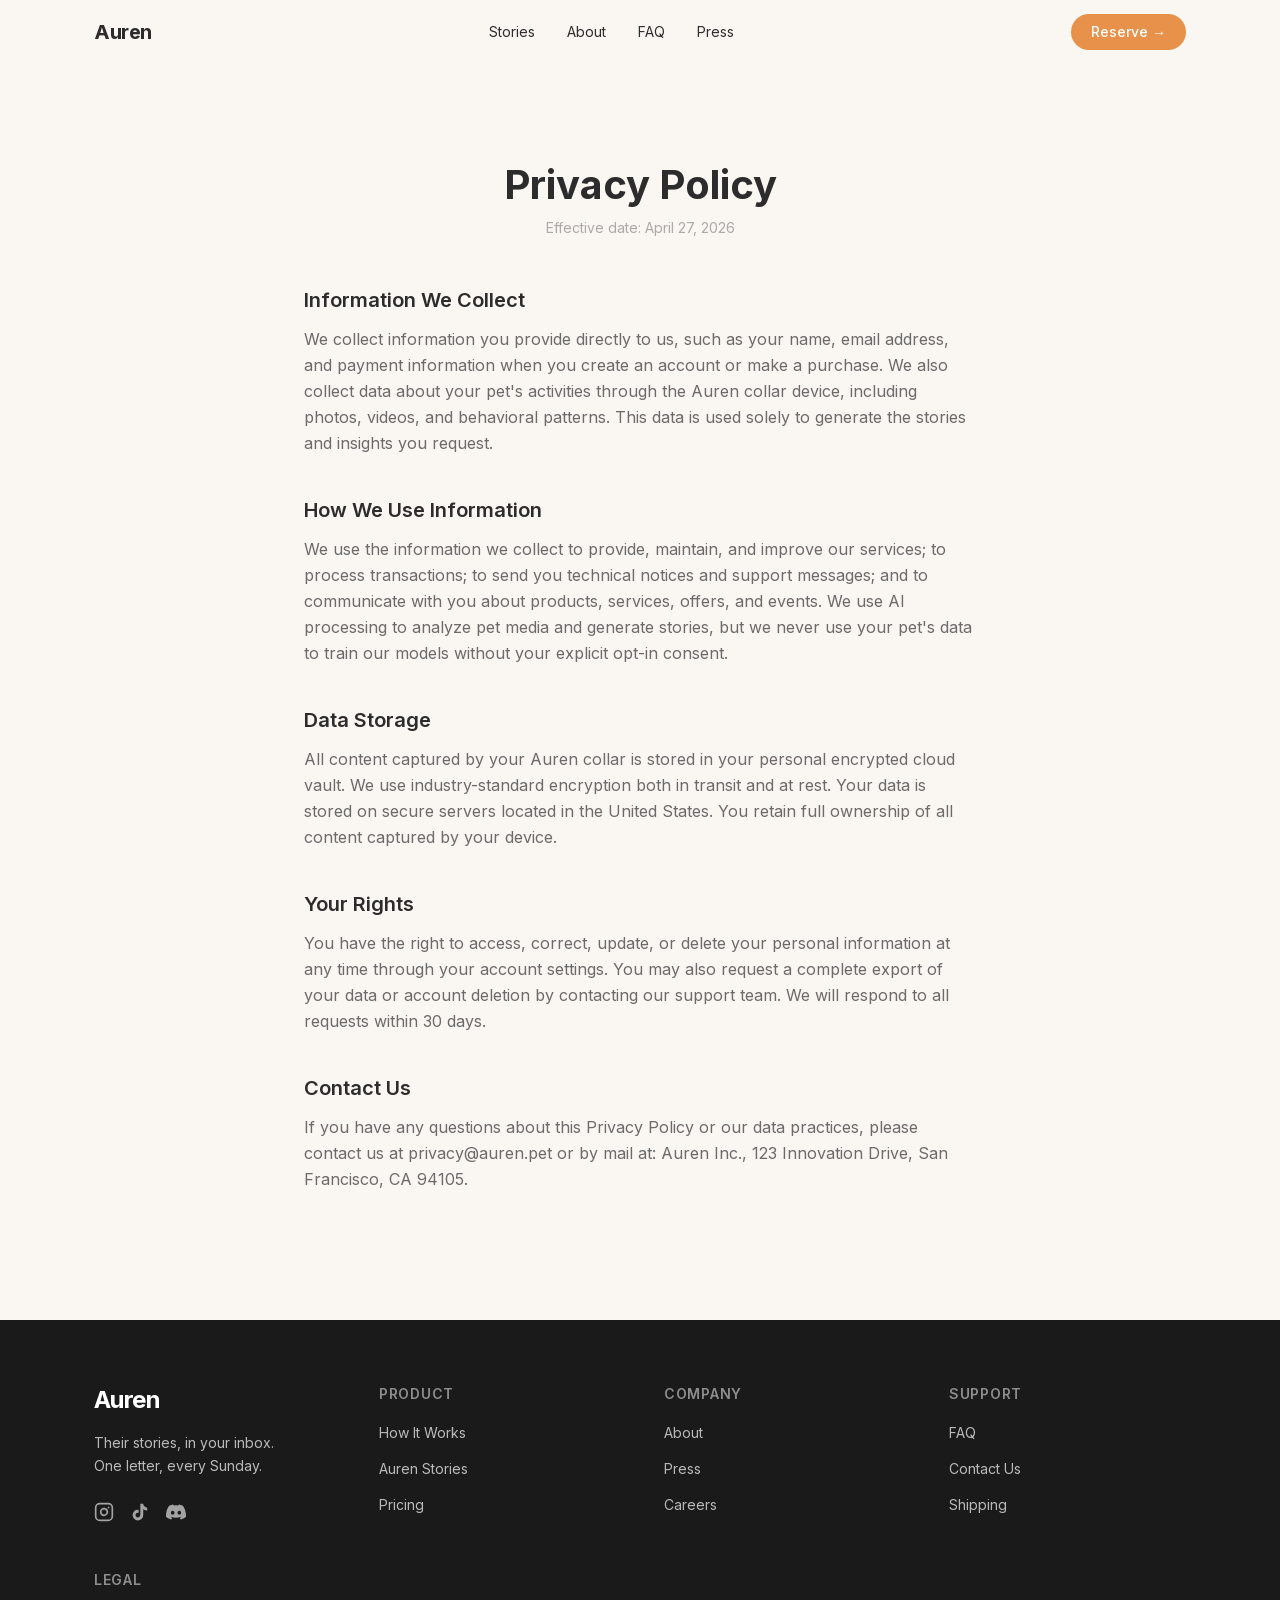
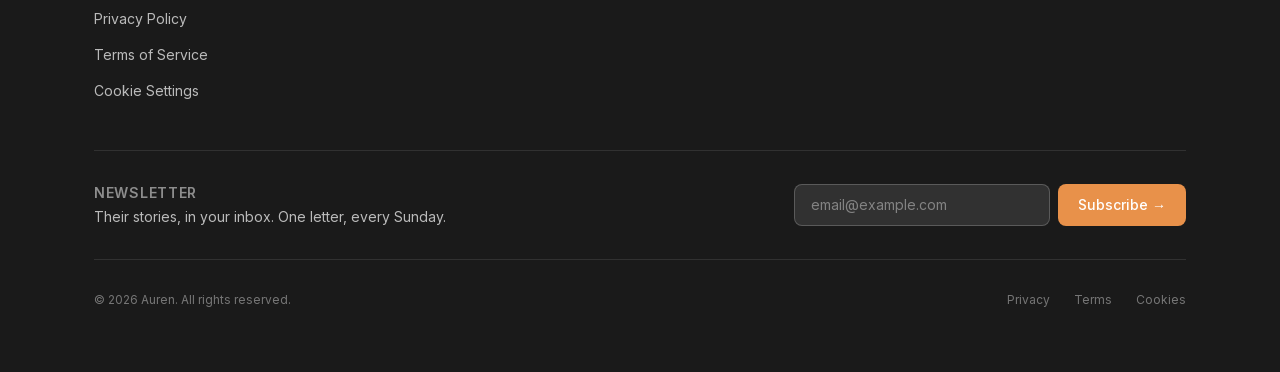
<file: privacy.html>
<!DOCTYPE html><!--3ZyYX5fPHwDRxqfRaBHVG--><html lang="en" class="__variable_f367f3"><head><meta charSet="utf-8"/><meta name="viewport" content="width=device-width, initial-scale=1"/><link rel="preload" href="/_next/static/media/e4af272ccee01ff0-s.p.woff2" as="font" crossorigin="" type="font/woff2"/><link rel="stylesheet" href="/_next/static/css/b1dc19e69f5e82c9.css" data-precedence="next"/><link rel="preload" as="script" fetchPriority="low" href="/_next/static/chunks/webpack-0cff7f7fff56422a.js"/><script src="/_next/static/chunks/4bd1b696-c023c6e3521b1417.js" async=""></script><script src="/_next/static/chunks/255-6b79f309a27fb98b.js" async=""></script><script src="/_next/static/chunks/main-app-0eff29275876752a.js" async=""></script><script src="/_next/static/chunks/248-399f34a6f3fb7890.js" async=""></script><script src="/_next/static/chunks/app/privacy/page-193f3dd5bacd94c0.js" async=""></script><meta name="next-size-adjust" content=""/><title>Auren — The AI Pet Collar | See the World Through Their Eyes</title><meta name="description" content="One smart collar. AI writes their diary. You finally get to read it. Auren captures your pet&#x27;s day and turns it into Vlogs, comics, and stories."/><meta property="og:title" content="Auren — The AI Pet Collar"/><meta property="og:description" content="See the world through your pet&#x27;s eyes. AI-generated daily stories."/><meta property="og:type" content="website"/><meta name="twitter:card" content="summary"/><meta name="twitter:title" content="Auren — The AI Pet Collar"/><meta name="twitter:description" content="See the world through your pet&#x27;s eyes. AI-generated daily stories."/><link rel="icon" href="/favicon.ico" type="image/x-icon" sizes="16x16"/><script src="/_next/static/chunks/polyfills-42372ed130431b0a.js" noModule=""></script></head><body class="__className_f367f3 antialiased bg-cream"><div hidden=""><!--$--><!--/$--></div><main class="min-h-screen bg-cream"><nav class="fixed top-0 left-0 right-0 z-50 transition-all duration-300 bg-transparent"><div class="max-w-content mx-auto px-6 h-16 flex items-center justify-between"><a class="text-xl font-bold text-text-primary tracking-tight" href="/">Auren</a><div class="hidden md:flex items-center gap-8"><a class="text-sm text-text-primary hover:text-auren-orange transition-colors relative group" href="/stories">Stories<span class="absolute -bottom-1 left-0 w-0 h-[1.5px] bg-auren-orange transition-all duration-200 group-hover:w-full"></span></a><a class="text-sm text-text-primary hover:text-auren-orange transition-colors relative group" href="/about">About<span class="absolute -bottom-1 left-0 w-0 h-[1.5px] bg-auren-orange transition-all duration-200 group-hover:w-full"></span></a><a class="text-sm text-text-primary hover:text-auren-orange transition-colors relative group" href="/faq">FAQ<span class="absolute -bottom-1 left-0 w-0 h-[1.5px] bg-auren-orange transition-all duration-200 group-hover:w-full"></span></a><a class="text-sm text-text-primary hover:text-auren-orange transition-colors relative group" href="/press">Press<span class="absolute -bottom-1 left-0 w-0 h-[1.5px] bg-auren-orange transition-all duration-200 group-hover:w-full"></span></a></div><a class="hidden md:inline-flex items-center px-5 py-2 bg-auren-orange text-white text-sm font-medium rounded-pill transition-all duration-200 hover:scale-[1.02] hover:brightness-110" href="/reserve">Reserve →</a><button class="md:hidden p-2" aria-label="Toggle menu"><svg xmlns="http://www.w3.org/2000/svg" width="24" height="24" viewBox="0 0 24 24" fill="none" stroke="currentColor" stroke-width="2" stroke-linecap="round" stroke-linejoin="round" class="lucide lucide-menu" aria-hidden="true"><path d="M4 5h16"></path><path d="M4 12h16"></path><path d="M4 19h16"></path></svg></button></div></nav><div class="fixed inset-0 z-40 bg-cream transition-transform duration-300 md:hidden translate-x-full"><div class="flex flex-col items-center justify-center h-full gap-8"><a class="text-2xl font-medium text-text-primary" href="/stories">Stories</a><a class="text-2xl font-medium text-text-primary" href="/about">About</a><a class="text-2xl font-medium text-text-primary" href="/faq">FAQ</a><a class="text-2xl font-medium text-text-primary" href="/press">Press</a><a class="mt-4 px-8 py-3 bg-auren-orange text-white text-lg font-medium rounded-pill" href="/reserve">Reserve Yours →</a></div></div><div class="pt-24 pb-16"><div class="max-w-narrow mx-auto px-6 py-16"><div class="" style="opacity:0;transform:translateY(24px);transition:opacity 600ms ease-out 0ms, transform 600ms ease-out 0ms"><h1 class="text-[40px] font-bold leading-tight text-text-primary mb-2 text-center">Privacy Policy</h1><p class="text-sm text-text-muted text-center mb-12">Effective date: April 27, 2026</p></div><div class="space-y-10"><div class="" style="opacity:0;transform:translateY(24px);transition:opacity 600ms ease-out 100ms, transform 600ms ease-out 100ms"><section><h2 class="text-xl font-semibold text-text-primary mb-3">Information We Collect</h2><p class="text-text-secondary leading-relaxed">We collect information you provide directly to us, such as your name, email address, and payment information when you create an account or make a purchase. We also collect data about your pet&#x27;s activities through the Auren collar device, including photos, videos, and behavioral patterns. This data is used solely to generate the stories and insights you request.</p></section></div><div class="" style="opacity:0;transform:translateY(24px);transition:opacity 600ms ease-out 150ms, transform 600ms ease-out 150ms"><section><h2 class="text-xl font-semibold text-text-primary mb-3">How We Use Information</h2><p class="text-text-secondary leading-relaxed">We use the information we collect to provide, maintain, and improve our services; to process transactions; to send you technical notices and support messages; and to communicate with you about products, services, offers, and events. We use AI processing to analyze pet media and generate stories, but we never use your pet&#x27;s data to train our models without your explicit opt-in consent.</p></section></div><div class="" style="opacity:0;transform:translateY(24px);transition:opacity 600ms ease-out 200ms, transform 600ms ease-out 200ms"><section><h2 class="text-xl font-semibold text-text-primary mb-3">Data Storage</h2><p class="text-text-secondary leading-relaxed">All content captured by your Auren collar is stored in your personal encrypted cloud vault. We use industry-standard encryption both in transit and at rest. Your data is stored on secure servers located in the United States. You retain full ownership of all content captured by your device.</p></section></div><div class="" style="opacity:0;transform:translateY(24px);transition:opacity 600ms ease-out 250ms, transform 600ms ease-out 250ms"><section><h2 class="text-xl font-semibold text-text-primary mb-3">Your Rights</h2><p class="text-text-secondary leading-relaxed">You have the right to access, correct, update, or delete your personal information at any time through your account settings. You may also request a complete export of your data or account deletion by contacting our support team. We will respond to all requests within 30 days.</p></section></div><div class="" style="opacity:0;transform:translateY(24px);transition:opacity 600ms ease-out 300ms, transform 600ms ease-out 300ms"><section><h2 class="text-xl font-semibold text-text-primary mb-3">Contact Us</h2><p class="text-text-secondary leading-relaxed">If you have any questions about this Privacy Policy or our data practices, please contact us at privacy@auren.pet or by mail at: Auren Inc., 123 Innovation Drive, San Francisco, CA 94105.</p></section></div></div></div></div><footer class="bg-auren-dark text-white"><div class="max-w-content mx-auto px-6 py-16"><div class="grid grid-cols-1 md:grid-cols-4 gap-12"><div class="md:col-span-1"><a class="text-2xl font-bold tracking-tight" href="/">Auren</a><p class="mt-4 text-sm text-white/70 leading-relaxed">Their stories, in your inbox.<br/>One letter, every Sunday.</p><div class="flex gap-4 mt-6"><a href="#" class="text-white/60 hover:text-white transition-colors"><svg width="20" height="20" viewBox="0 0 24 24" fill="none" stroke="currentColor" stroke-width="2" stroke-linecap="round" stroke-linejoin="round"><rect width="20" height="20" x="2" y="2" rx="5" ry="5"></rect><path d="M16 11.37A4 4 0 1 1 12.63 8 4 4 0 0 1 16 11.37z"></path><line x1="17.5" x2="17.51" y1="6.5" y2="6.5"></line></svg></a><a href="#" class="text-white/60 hover:text-white transition-colors"><svg width="20" height="20" viewBox="0 0 24 24" fill="currentColor"><path d="M19.59 6.69a4.83 4.83 0 0 1-3.77-4.25V2h-3.45v13.67a2.89 2.89 0 0 1-5.2 1.74 2.89 2.89 0 0 1 2.31-4.64 2.93 2.93 0 0 1 .88.13V9.4a6.84 6.84 0 0 0-1-.05A6.33 6.33 0 0 0 5 20.1a6.34 6.34 0 0 0 10.86-4.43v-7a8.16 8.16 0 0 0 4.77 1.52v-3.4a4.85 4.85 0 0 1-1-.1z"></path></svg></a><a href="#" class="text-white/60 hover:text-white transition-colors"><svg width="20" height="20" viewBox="0 0 24 24" fill="currentColor"><path d="M20.317 4.37a19.791 19.791 0 0 0-4.885-1.515.074.074 0 0 0-.079.037c-.21.375-.444.864-.608 1.25a18.27 18.27 0 0 0-5.487 0 12.64 12.64 0 0 0-.617-1.25.077.077 0 0 0-.079-.037A19.736 19.736 0 0 0 3.677 4.37a.07.07 0 0 0-.032.027C.533 9.046-.32 13.58.099 18.057a.082.082 0 0 0 .031.057 19.9 19.9 0 0 0 5.993 3.03.078.078 0 0 0 .084-.028 14.09 14.09 0 0 0 1.226-1.994.076.076 0 0 0-.041-.106 13.107 13.107 0 0 1-1.872-.892.077.077 0 0 1-.008-.128 10.2 10.2 0 0 0 .372-.292.074.074 0 0 1 .077-.01c3.928 1.793 8.18 1.793 12.062 0a.074.074 0 0 1 .078.01c.12.098.246.198.373.292a.077.077 0 0 1-.006.127 12.299 12.299 0 0 1-1.873.892.077.077 0 0 0-.041.107c.36.698.772 1.362 1.225 1.993a.076.076 0 0 0 .084.028 19.839 19.839 0 0 0 6.002-3.03.077.077 0 0 0 .032-.054c.5-5.177-.838-9.674-3.549-13.66a.061.061 0 0 0-.031-.03zM8.02 15.33c-1.183 0-2.157-1.085-2.157-2.419 0-1.333.956-2.419 2.157-2.419 1.21 0 2.176 1.096 2.157 2.42 0 1.333-.956 2.418-2.157 2.418zm7.975 0c-1.183 0-2.157-1.085-2.157-2.419 0-1.333.955-2.419 2.157-2.419 1.21 0 2.176 1.096 2.157 2.42 0 1.333-.946 2.418-2.157 2.418z"></path></svg></a></div></div><div><h4 class="text-sm font-semibold uppercase tracking-wider text-white/50 mb-4">Product</h4><ul class="space-y-3"><li><span class="text-sm text-white/70 hover:text-white transition-colors cursor-pointer">How It Works</span></li><li><span class="text-sm text-white/70 hover:text-white transition-colors cursor-pointer">Auren Stories</span></li><li><span class="text-sm text-white/70 hover:text-white transition-colors cursor-pointer">Pricing</span></li></ul></div><div><h4 class="text-sm font-semibold uppercase tracking-wider text-white/50 mb-4">Company</h4><ul class="space-y-3"><li><span class="text-sm text-white/70 hover:text-white transition-colors cursor-pointer">About</span></li><li><span class="text-sm text-white/70 hover:text-white transition-colors cursor-pointer">Press</span></li><li><span class="text-sm text-white/70 hover:text-white transition-colors cursor-pointer">Careers</span></li></ul></div><div><h4 class="text-sm font-semibold uppercase tracking-wider text-white/50 mb-4">Support</h4><ul class="space-y-3"><li><span class="text-sm text-white/70 hover:text-white transition-colors cursor-pointer">FAQ</span></li><li><span class="text-sm text-white/70 hover:text-white transition-colors cursor-pointer">Contact Us</span></li><li><span class="text-sm text-white/70 hover:text-white transition-colors cursor-pointer">Shipping</span></li></ul></div><div><h4 class="text-sm font-semibold uppercase tracking-wider text-white/50 mb-4">Legal</h4><ul class="space-y-3"><li><span class="text-sm text-white/70 hover:text-white transition-colors cursor-pointer">Privacy Policy</span></li><li><span class="text-sm text-white/70 hover:text-white transition-colors cursor-pointer">Terms of Service</span></li><li><span class="text-sm text-white/70 hover:text-white transition-colors cursor-pointer">Cookie Settings</span></li></ul></div></div><div class="mt-12 pt-8 border-t border-white/10"><div class="flex flex-col md:flex-row items-start md:items-center justify-between gap-6"><div><h4 class="text-sm font-semibold uppercase tracking-wider text-white/50 mb-1">Newsletter</h4><p class="text-sm text-white/70">Their stories, in your inbox. One letter, every Sunday.</p></div><div class="flex gap-2 w-full md:w-auto"><input type="email" placeholder="email@example.com" class="flex-1 md:w-64 px-4 py-2.5 bg-white/10 border border-white/20 rounded-lg text-sm text-white placeholder-white/40 focus:outline-none focus:border-auren-orange"/><button class="px-5 py-2.5 bg-auren-orange text-white text-sm font-medium rounded-lg hover:brightness-110 transition-all whitespace-nowrap">Subscribe →</button></div></div></div><div class="mt-8 pt-8 border-t border-white/10 flex flex-col md:flex-row items-center justify-between gap-4 text-xs text-white/40"><p>© 2026 Auren. All rights reserved.</p><div class="flex gap-6"><a class="hover:text-white/60 transition-colors" href="/privacy">Privacy</a><a class="hover:text-white/60 transition-colors" href="/terms">Terms</a><a class="hover:text-white/60 transition-colors" href="#">Cookies</a></div></div></div></footer></main><!--$--><!--/$--><script src="/_next/static/chunks/webpack-0cff7f7fff56422a.js" id="_R_" async=""></script><script>(self.__next_f=self.__next_f||[]).push([0])</script><script>self.__next_f.push([1,"1:\"$Sreact.fragment\"\n2:I[9766,[],\"\"]\n3:I[8924,[],\"\"]\n4:I[3464,[\"248\",\"static/chunks/248-399f34a6f3fb7890.js\",\"877\",\"static/chunks/app/privacy/page-193f3dd5bacd94c0.js\"],\"default\"]\n5:I[7277,[\"248\",\"static/chunks/248-399f34a6f3fb7890.js\",\"877\",\"static/chunks/app/privacy/page-193f3dd5bacd94c0.js\"],\"default\"]\nb:I[7150,[],\"\"]\n:HL[\"/_next/static/media/e4af272ccee01ff0-s.p.woff2\",\"font\",{\"crossOrigin\":\"\",\"type\":\"font/woff2\"}]\n:HL[\"/_next/static/css/b1dc19e69f5e82c9.css\",\"style\"]\n"])</script><script>self.__next_f.push([1,"0:{\"P\":null,\"b\":\"3ZyYX5fPHwDRxqfRaBHVG\",\"p\":\"\",\"c\":[\"\",\"privacy\"],\"i\":false,\"f\":[[[\"\",{\"children\":[\"privacy\",{\"children\":[\"__PAGE__\",{}]}]},\"$undefined\",\"$undefined\",true],[\"\",[\"$\",\"$1\",\"c\",{\"children\":[[[\"$\",\"link\",\"0\",{\"rel\":\"stylesheet\",\"href\":\"/_next/static/css/b1dc19e69f5e82c9.css\",\"precedence\":\"next\",\"crossOrigin\":\"$undefined\",\"nonce\":\"$undefined\"}]],[\"$\",\"html\",null,{\"lang\":\"en\",\"className\":\"__variable_f367f3\",\"children\":[\"$\",\"body\",null,{\"className\":\"__className_f367f3 antialiased bg-cream\",\"children\":[\"$\",\"$L2\",null,{\"parallelRouterKey\":\"children\",\"error\":\"$undefined\",\"errorStyles\":\"$undefined\",\"errorScripts\":\"$undefined\",\"template\":[\"$\",\"$L3\",null,{}],\"templateStyles\":\"$undefined\",\"templateScripts\":\"$undefined\",\"notFound\":[[[\"$\",\"title\",null,{\"children\":\"404: This page could not be found.\"}],[\"$\",\"div\",null,{\"style\":{\"fontFamily\":\"system-ui,\\\"Segoe UI\\\",Roboto,Helvetica,Arial,sans-serif,\\\"Apple Color Emoji\\\",\\\"Segoe UI Emoji\\\"\",\"height\":\"100vh\",\"textAlign\":\"center\",\"display\":\"flex\",\"flexDirection\":\"column\",\"alignItems\":\"center\",\"justifyContent\":\"center\"},\"children\":[\"$\",\"div\",null,{\"children\":[[\"$\",\"style\",null,{\"dangerouslySetInnerHTML\":{\"__html\":\"body{color:#000;background:#fff;margin:0}.next-error-h1{border-right:1px solid rgba(0,0,0,.3)}@media (prefers-color-scheme:dark){body{color:#fff;background:#000}.next-error-h1{border-right:1px solid rgba(255,255,255,.3)}}\"}}],[\"$\",\"h1\",null,{\"className\":\"next-error-h1\",\"style\":{\"display\":\"inline-block\",\"margin\":\"0 20px 0 0\",\"padding\":\"0 23px 0 0\",\"fontSize\":24,\"fontWeight\":500,\"verticalAlign\":\"top\",\"lineHeight\":\"49px\"},\"children\":404}],[\"$\",\"div\",null,{\"style\":{\"display\":\"inline-block\"},\"children\":[\"$\",\"h2\",null,{\"style\":{\"fontSize\":14,\"fontWeight\":400,\"lineHeight\":\"49px\",\"margin\":0},\"children\":\"This page could not be found.\"}]}]]}]}]],[]],\"forbidden\":\"$undefined\",\"unauthorized\":\"$undefined\"}]}]}]]}],{\"children\":[\"privacy\",[\"$\",\"$1\",\"c\",{\"children\":[null,[\"$\",\"$L2\",null,{\"parallelRouterKey\":\"children\",\"error\":\"$undefined\",\"errorStyles\":\"$undefined\",\"errorScripts\":\"$undefined\",\"template\":[\"$\",\"$L3\",null,{}],\"templateStyles\":\"$undefined\",\"templateScripts\":\"$undefined\",\"notFound\":\"$undefined\",\"forbidden\":\"$undefined\",\"unauthorized\":\"$undefined\"}]]}],{\"children\":[\"__PAGE__\",[\"$\",\"$1\",\"c\",{\"children\":[[\"$\",\"main\",null,{\"className\":\"min-h-screen bg-cream\",\"children\":[[\"$\",\"$L4\",null,{}],[\"$\",\"div\",null,{\"className\":\"pt-24 pb-16\",\"children\":[\"$\",\"div\",null,{\"className\":\"max-w-narrow mx-auto px-6 py-16\",\"children\":[[\"$\",\"$L5\",null,{\"children\":[[\"$\",\"h1\",null,{\"className\":\"text-[40px] font-bold leading-tight text-text-primary mb-2 text-center\",\"children\":\"Privacy Policy\"}],[\"$\",\"p\",null,{\"className\":\"text-sm text-text-muted text-center mb-12\",\"children\":\"Effective date: April 27, 2026\"}]]}],[\"$\",\"div\",null,{\"className\":\"space-y-10\",\"children\":[[\"$\",\"$L5\",null,{\"delay\":100,\"children\":[\"$\",\"section\",null,{\"children\":[[\"$\",\"h2\",null,{\"className\":\"text-xl font-semibold text-text-primary mb-3\",\"children\":\"Information We Collect\"}],[\"$\",\"p\",null,{\"className\":\"text-text-secondary leading-relaxed\",\"children\":\"We collect information you provide directly to us, such as your name, email address, and payment information when you create an account or make a purchase. We also collect data about your pet's activities through the Auren collar device, including photos, videos, and behavioral patterns. This data is used solely to generate the stories and insights you request.\"}]]}]}],[\"$\",\"$L5\",null,{\"delay\":150,\"children\":[\"$\",\"section\",null,{\"children\":[[\"$\",\"h2\",null,{\"className\":\"text-xl font-semibold text-text-primary mb-3\",\"children\":\"How We Use Information\"}],[\"$\",\"p\",null,{\"className\":\"text-text-secondary leading-relaxed\",\"children\":\"We use the information we collect to provide, maintain, and improve our services; to process transactions; to send you technical notices and support messages; and to communicate with you about products, services, offers, and events. We use AI processing to analyze pet media and generate stories, but we never use your pet's data to train our models without your explicit opt-in consent.\"}]]}]}],[\"$\",\"$L5\",null,{\"delay\":200,\"children\":[\"$\",\"section\",null,{\"children\":[[\"$\",\"h2\",null,{\"className\":\"text-xl font-semibold text-text-primary mb-3\",\"children\":\"Data Storage\"}],[\"$\",\"p\",null,{\"className\":\"text-text-secondary leading-relaxed\",\"children\":\"All content captured by your Auren collar is stored in your personal encrypted cloud vault. We use industry-standard encryption both in transit and at rest. Your data is stored on secure servers located in the United States. You retain full ownership of all content captured by your device.\"}]]}]}],\"$L6\",\"$L7\"]}]]}]}],\"$L8\"]}],null,\"$L9\"]}],{},null,false]},null,false]},null,false],\"$La\",false]],\"m\":\"$undefined\",\"G\":[\"$b\",[]],\"s\":false,\"S\":true}\n"])</script><script>self.__next_f.push([1,"c:I[2619,[\"248\",\"static/chunks/248-399f34a6f3fb7890.js\",\"877\",\"static/chunks/app/privacy/page-193f3dd5bacd94c0.js\"],\"\"]\n14:I[4431,[],\"OutletBoundary\"]\n16:I[5278,[],\"AsyncMetadataOutlet\"]\n18:I[4431,[],\"ViewportBoundary\"]\n1a:I[4431,[],\"MetadataBoundary\"]\n1b:\"$Sreact.suspense\"\n6:[\"$\",\"$L5\",null,{\"delay\":250,\"children\":[\"$\",\"section\",null,{\"children\":[[\"$\",\"h2\",null,{\"className\":\"text-xl font-semibold text-text-primary mb-3\",\"children\":\"Your Rights\"}],[\"$\",\"p\",null,{\"className\":\"text-text-secondary leading-relaxed\",\"children\":\"You have the right to access, correct, update, or delete your personal information at any time through your account settings. You may also request a complete export of your data or account deletion by contacting our support team. We will respond to all requests within 30 days.\"}]]}]}]\n7:[\"$\",\"$L5\",null,{\"delay\":300,\"children\":[\"$\",\"section\",null,{\"children\":[[\"$\",\"h2\",null,{\"className\":\"text-xl font-semibold text-text-primary mb-3\",\"children\":\"Contact Us\"}],[\"$\",\"p\",null,{\"className\":\"text-text-secondary leading-relaxed\",\"children\":\"If you have any questions about this Privacy Policy or our data practices, please contact us at privacy@auren.pet or by mail at: Auren Inc., 123 Innovation Drive, San Francisco, CA 94105.\"}]]}]}]\nd:T43a,"])</script><script>self.__next_f.push([1,"M20.317 4.37a19.791 19.791 0 0 0-4.885-1.515.074.074 0 0 0-.079.037c-.21.375-.444.864-.608 1.25a18.27 18.27 0 0 0-5.487 0 12.64 12.64 0 0 0-.617-1.25.077.077 0 0 0-.079-.037A19.736 19.736 0 0 0 3.677 4.37a.07.07 0 0 0-.032.027C.533 9.046-.32 13.58.099 18.057a.082.082 0 0 0 .031.057 19.9 19.9 0 0 0 5.993 3.03.078.078 0 0 0 .084-.028 14.09 14.09 0 0 0 1.226-1.994.076.076 0 0 0-.041-.106 13.107 13.107 0 0 1-1.872-.892.077.077 0 0 1-.008-.128 10.2 10.2 0 0 0 .372-.292.074.074 0 0 1 .077-.01c3.928 1.793 8.18 1.793 12.062 0a.074.074 0 0 1 .078.01c.12.098.246.198.373.292a.077.077 0 0 1-.006.127 12.299 12.299 0 0 1-1.873.892.077.077 0 0 0-.041.107c.36.698.772 1.362 1.225 1.993a.076.076 0 0 0 .084.028 19.839 19.839 0 0 0 6.002-3.03.077.077 0 0 0 .032-.054c.5-5.177-.838-9.674-3.549-13.66a.061.061 0 0 0-.031-.03zM8.02 15.33c-1.183 0-2.157-1.085-2.157-2.419 0-1.333.956-2.419 2.157-2.419 1.21 0 2.176 1.096 2.157 2.42 0 1.333-.956 2.418-2.157 2.418zm7.975 0c-1.183 0-2.157-1.085-2.157-2.419 0-1.333.955-2.419 2.157-2.419 1.21 0 2.176 1.096 2.157 2.42 0 1.333-.946 2.418-2.157 2.418z"])</script><script>self.__next_f.push([1,"8:[\"$\",\"footer\",null,{\"className\":\"bg-auren-dark text-white\",\"children\":[\"$\",\"div\",null,{\"className\":\"max-w-content mx-auto px-6 py-16\",\"children\":[[\"$\",\"div\",null,{\"className\":\"grid grid-cols-1 md:grid-cols-4 gap-12\",\"children\":[[\"$\",\"div\",null,{\"className\":\"md:col-span-1\",\"children\":[[\"$\",\"$Lc\",null,{\"href\":\"/\",\"className\":\"text-2xl font-bold tracking-tight\",\"children\":\"Auren\"}],[\"$\",\"p\",null,{\"className\":\"mt-4 text-sm text-white/70 leading-relaxed\",\"children\":[\"Their stories, in your inbox.\",[\"$\",\"br\",null,{}],\"One letter, every Sunday.\"]}],[\"$\",\"div\",null,{\"className\":\"flex gap-4 mt-6\",\"children\":[[\"$\",\"a\",null,{\"href\":\"#\",\"className\":\"text-white/60 hover:text-white transition-colors\",\"children\":[\"$\",\"svg\",null,{\"width\":\"20\",\"height\":\"20\",\"viewBox\":\"0 0 24 24\",\"fill\":\"none\",\"stroke\":\"currentColor\",\"strokeWidth\":\"2\",\"strokeLinecap\":\"round\",\"strokeLinejoin\":\"round\",\"children\":[[\"$\",\"rect\",null,{\"width\":\"20\",\"height\":\"20\",\"x\":\"2\",\"y\":\"2\",\"rx\":\"5\",\"ry\":\"5\"}],[\"$\",\"path\",null,{\"d\":\"M16 11.37A4 4 0 1 1 12.63 8 4 4 0 0 1 16 11.37z\"}],[\"$\",\"line\",null,{\"x1\":\"17.5\",\"x2\":\"17.51\",\"y1\":\"6.5\",\"y2\":\"6.5\"}]]}]}],[\"$\",\"a\",null,{\"href\":\"#\",\"className\":\"text-white/60 hover:text-white transition-colors\",\"children\":[\"$\",\"svg\",null,{\"width\":\"20\",\"height\":\"20\",\"viewBox\":\"0 0 24 24\",\"fill\":\"currentColor\",\"children\":[\"$\",\"path\",null,{\"d\":\"M19.59 6.69a4.83 4.83 0 0 1-3.77-4.25V2h-3.45v13.67a2.89 2.89 0 0 1-5.2 1.74 2.89 2.89 0 0 1 2.31-4.64 2.93 2.93 0 0 1 .88.13V9.4a6.84 6.84 0 0 0-1-.05A6.33 6.33 0 0 0 5 20.1a6.34 6.34 0 0 0 10.86-4.43v-7a8.16 8.16 0 0 0 4.77 1.52v-3.4a4.85 4.85 0 0 1-1-.1z\"}]}]}],[\"$\",\"a\",null,{\"href\":\"#\",\"className\":\"text-white/60 hover:text-white transition-colors\",\"children\":[\"$\",\"svg\",null,{\"width\":\"20\",\"height\":\"20\",\"viewBox\":\"0 0 24 24\",\"fill\":\"currentColor\",\"children\":[\"$\",\"path\",null,{\"d\":\"$d\"}]}]}]]}]]}],[[\"$\",\"div\",\"Product\",{\"children\":[[\"$\",\"h4\",null,{\"className\":\"text-sm font-semibold uppercase tracking-wider text-white/50 mb-4\",\"children\":\"Product\"}],[\"$\",\"ul\",null,{\"className\":\"space-y-3\",\"children\":[[\"$\",\"li\",\"How It Works\",{\"children\":[\"$\",\"span\",null,{\"className\":\"text-sm text-white/70 hover:text-white transition-colors cursor-pointer\",\"children\":\"How It Works\"}]}],[\"$\",\"li\",\"Auren Stories\",{\"children\":[\"$\",\"span\",null,{\"className\":\"text-sm text-white/70 hover:text-white transition-colors cursor-pointer\",\"children\":\"Auren Stories\"}]}],[\"$\",\"li\",\"Pricing\",{\"children\":[\"$\",\"span\",null,{\"className\":\"text-sm text-white/70 hover:text-white transition-colors cursor-pointer\",\"children\":\"Pricing\"}]}]]}]]}],[\"$\",\"div\",\"Company\",{\"children\":[[\"$\",\"h4\",null,{\"className\":\"text-sm font-semibold uppercase tracking-wider text-white/50 mb-4\",\"children\":\"Company\"}],[\"$\",\"ul\",null,{\"className\":\"space-y-3\",\"children\":[[\"$\",\"li\",\"About\",{\"children\":[\"$\",\"span\",null,{\"className\":\"text-sm text-white/70 hover:text-white transition-colors cursor-pointer\",\"children\":\"About\"}]}],\"$Le\",\"$Lf\"]}]]}],\"$L10\",\"$L11\"]]}],\"$L12\",\"$L13\"]}]}]\n"])</script><script>self.__next_f.push([1,"9:[\"$\",\"$L14\",null,{\"children\":[\"$L15\",[\"$\",\"$L16\",null,{\"promise\":\"$@17\"}]]}]\na:[\"$\",\"$1\",\"h\",{\"children\":[null,[[\"$\",\"$L18\",null,{\"children\":\"$L19\"}],[\"$\",\"meta\",null,{\"name\":\"next-size-adjust\",\"content\":\"\"}]],[\"$\",\"$L1a\",null,{\"children\":[\"$\",\"div\",null,{\"hidden\":true,\"children\":[\"$\",\"$1b\",null,{\"fallback\":null,\"children\":\"$L1c\"}]}]}]]}]\n"])</script><script>self.__next_f.push([1,"e:[\"$\",\"li\",\"Press\",{\"children\":[\"$\",\"span\",null,{\"className\":\"text-sm text-white/70 hover:text-white transition-colors cursor-pointer\",\"children\":\"Press\"}]}]\nf:[\"$\",\"li\",\"Careers\",{\"children\":[\"$\",\"span\",null,{\"className\":\"text-sm text-white/70 hover:text-white transition-colors cursor-pointer\",\"children\":\"Careers\"}]}]\n"])</script><script>self.__next_f.push([1,"10:[\"$\",\"div\",\"Support\",{\"children\":[[\"$\",\"h4\",null,{\"className\":\"text-sm font-semibold uppercase tracking-wider text-white/50 mb-4\",\"children\":\"Support\"}],[\"$\",\"ul\",null,{\"className\":\"space-y-3\",\"children\":[[\"$\",\"li\",\"FAQ\",{\"children\":[\"$\",\"span\",null,{\"className\":\"text-sm text-white/70 hover:text-white transition-colors cursor-pointer\",\"children\":\"FAQ\"}]}],[\"$\",\"li\",\"Contact Us\",{\"children\":[\"$\",\"span\",null,{\"className\":\"text-sm text-white/70 hover:text-white transition-colors cursor-pointer\",\"children\":\"Contact Us\"}]}],[\"$\",\"li\",\"Shipping\",{\"children\":[\"$\",\"span\",null,{\"className\":\"text-sm text-white/70 hover:text-white transition-colors cursor-pointer\",\"children\":\"Shipping\"}]}]]}]]}]\n"])</script><script>self.__next_f.push([1,"11:[\"$\",\"div\",\"Legal\",{\"children\":[[\"$\",\"h4\",null,{\"className\":\"text-sm font-semibold uppercase tracking-wider text-white/50 mb-4\",\"children\":\"Legal\"}],[\"$\",\"ul\",null,{\"className\":\"space-y-3\",\"children\":[[\"$\",\"li\",\"Privacy Policy\",{\"children\":[\"$\",\"span\",null,{\"className\":\"text-sm text-white/70 hover:text-white transition-colors cursor-pointer\",\"children\":\"Privacy Policy\"}]}],[\"$\",\"li\",\"Terms of Service\",{\"children\":[\"$\",\"span\",null,{\"className\":\"text-sm text-white/70 hover:text-white transition-colors cursor-pointer\",\"children\":\"Terms of Service\"}]}],[\"$\",\"li\",\"Cookie Settings\",{\"children\":[\"$\",\"span\",null,{\"className\":\"text-sm text-white/70 hover:text-white transition-colors cursor-pointer\",\"children\":\"Cookie Settings\"}]}]]}]]}]\n"])</script><script>self.__next_f.push([1,"12:[\"$\",\"div\",null,{\"className\":\"mt-12 pt-8 border-t border-white/10\",\"children\":[\"$\",\"div\",null,{\"className\":\"flex flex-col md:flex-row items-start md:items-center justify-between gap-6\",\"children\":[[\"$\",\"div\",null,{\"children\":[[\"$\",\"h4\",null,{\"className\":\"text-sm font-semibold uppercase tracking-wider text-white/50 mb-1\",\"children\":\"Newsletter\"}],[\"$\",\"p\",null,{\"className\":\"text-sm text-white/70\",\"children\":\"Their stories, in your inbox. One letter, every Sunday.\"}]]}],[\"$\",\"div\",null,{\"className\":\"flex gap-2 w-full md:w-auto\",\"children\":[[\"$\",\"input\",null,{\"type\":\"email\",\"placeholder\":\"email@example.com\",\"className\":\"flex-1 md:w-64 px-4 py-2.5 bg-white/10 border border-white/20 rounded-lg text-sm text-white placeholder-white/40 focus:outline-none focus:border-auren-orange\"}],[\"$\",\"button\",null,{\"className\":\"px-5 py-2.5 bg-auren-orange text-white text-sm font-medium rounded-lg hover:brightness-110 transition-all whitespace-nowrap\",\"children\":\"Subscribe →\"}]]}]]}]}]\n"])</script><script>self.__next_f.push([1,"13:[\"$\",\"div\",null,{\"className\":\"mt-8 pt-8 border-t border-white/10 flex flex-col md:flex-row items-center justify-between gap-4 text-xs text-white/40\",\"children\":[[\"$\",\"p\",null,{\"children\":\"© 2026 Auren. All rights reserved.\"}],[\"$\",\"div\",null,{\"className\":\"flex gap-6\",\"children\":[[\"$\",\"$Lc\",null,{\"href\":\"/privacy\",\"className\":\"hover:text-white/60 transition-colors\",\"children\":\"Privacy\"}],[\"$\",\"$Lc\",null,{\"href\":\"/terms\",\"className\":\"hover:text-white/60 transition-colors\",\"children\":\"Terms\"}],[\"$\",\"$Lc\",null,{\"href\":\"#\",\"className\":\"hover:text-white/60 transition-colors\",\"children\":\"Cookies\"}]]}]]}]\n"])</script><script>self.__next_f.push([1,"19:[[\"$\",\"meta\",\"0\",{\"charSet\":\"utf-8\"}],[\"$\",\"meta\",\"1\",{\"name\":\"viewport\",\"content\":\"width=device-width, initial-scale=1\"}]]\n15:null\n"])</script><script>self.__next_f.push([1,"1d:I[622,[],\"IconMark\"]\n"])</script><script>self.__next_f.push([1,"17:{\"metadata\":[[\"$\",\"title\",\"0\",{\"children\":\"Auren — The AI Pet Collar | See the World Through Their Eyes\"}],[\"$\",\"meta\",\"1\",{\"name\":\"description\",\"content\":\"One smart collar. AI writes their diary. You finally get to read it. Auren captures your pet's day and turns it into Vlogs, comics, and stories.\"}],[\"$\",\"meta\",\"2\",{\"property\":\"og:title\",\"content\":\"Auren — The AI Pet Collar\"}],[\"$\",\"meta\",\"3\",{\"property\":\"og:description\",\"content\":\"See the world through your pet's eyes. AI-generated daily stories.\"}],[\"$\",\"meta\",\"4\",{\"property\":\"og:type\",\"content\":\"website\"}],[\"$\",\"meta\",\"5\",{\"name\":\"twitter:card\",\"content\":\"summary\"}],[\"$\",\"meta\",\"6\",{\"name\":\"twitter:title\",\"content\":\"Auren — The AI Pet Collar\"}],[\"$\",\"meta\",\"7\",{\"name\":\"twitter:description\",\"content\":\"See the world through your pet's eyes. AI-generated daily stories.\"}],[\"$\",\"link\",\"8\",{\"rel\":\"icon\",\"href\":\"/favicon.ico\",\"type\":\"image/x-icon\",\"sizes\":\"16x16\"}],[\"$\",\"$L1d\",\"9\",{}]],\"error\":null,\"digest\":\"$undefined\"}\n"])</script><script>self.__next_f.push([1,"1c:\"$17:metadata\"\n"])</script></body></html>
</file>
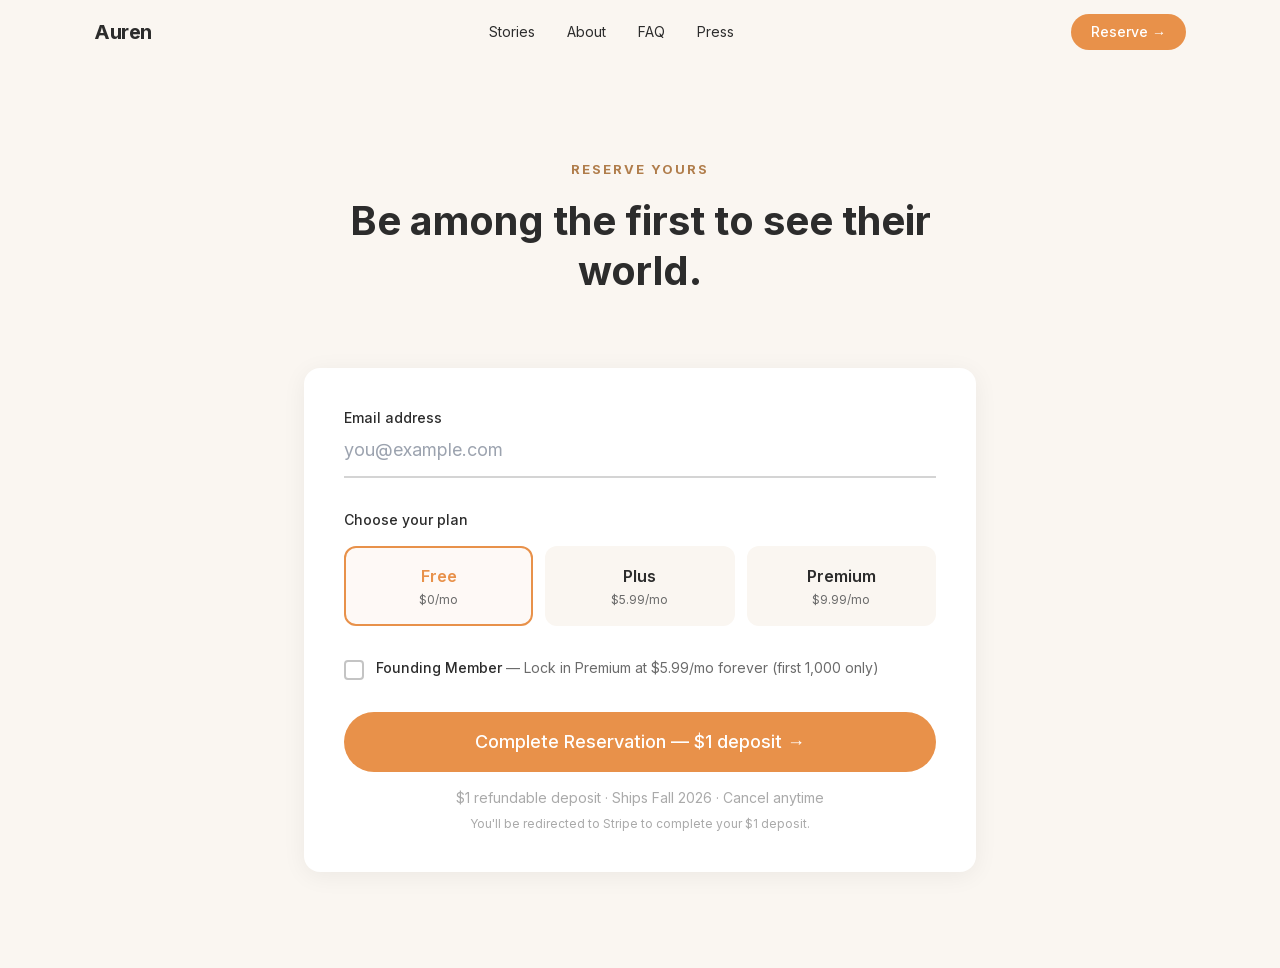
<file: reserve.html>
<!DOCTYPE html><!--3ZyYX5fPHwDRxqfRaBHVG--><html lang="en" class="__variable_f367f3"><head><meta charSet="utf-8"/><meta name="viewport" content="width=device-width, initial-scale=1"/><link rel="preload" href="/_next/static/media/e4af272ccee01ff0-s.p.woff2" as="font" crossorigin="" type="font/woff2"/><link rel="stylesheet" href="/_next/static/css/b1dc19e69f5e82c9.css" data-precedence="next"/><link rel="preload" as="script" fetchPriority="low" href="/_next/static/chunks/webpack-0cff7f7fff56422a.js"/><script src="/_next/static/chunks/4bd1b696-c023c6e3521b1417.js" async=""></script><script src="/_next/static/chunks/255-6b79f309a27fb98b.js" async=""></script><script src="/_next/static/chunks/main-app-0eff29275876752a.js" async=""></script><script src="/_next/static/chunks/248-399f34a6f3fb7890.js" async=""></script><script src="/_next/static/chunks/app/reserve/page-3ac4a2b57118fb2c.js" async=""></script><meta name="next-size-adjust" content=""/><title>Auren — The AI Pet Collar | See the World Through Their Eyes</title><meta name="description" content="One smart collar. AI writes their diary. You finally get to read it. Auren captures your pet&#x27;s day and turns it into Vlogs, comics, and stories."/><meta property="og:title" content="Auren — The AI Pet Collar"/><meta property="og:description" content="See the world through your pet&#x27;s eyes. AI-generated daily stories."/><meta property="og:type" content="website"/><meta name="twitter:card" content="summary"/><meta name="twitter:title" content="Auren — The AI Pet Collar"/><meta name="twitter:description" content="See the world through your pet&#x27;s eyes. AI-generated daily stories."/><link rel="icon" href="/favicon.ico" type="image/x-icon" sizes="16x16"/><script src="/_next/static/chunks/polyfills-42372ed130431b0a.js" noModule=""></script></head><body class="__className_f367f3 antialiased bg-cream"><div hidden=""><!--$--><!--/$--></div><main class="min-h-screen bg-cream"><nav class="fixed top-0 left-0 right-0 z-50 transition-all duration-300 bg-transparent"><div class="max-w-content mx-auto px-6 h-16 flex items-center justify-between"><a class="text-xl font-bold text-text-primary tracking-tight" href="/">Auren</a><div class="hidden md:flex items-center gap-8"><a class="text-sm text-text-primary hover:text-auren-orange transition-colors relative group" href="/stories">Stories<span class="absolute -bottom-1 left-0 w-0 h-[1.5px] bg-auren-orange transition-all duration-200 group-hover:w-full"></span></a><a class="text-sm text-text-primary hover:text-auren-orange transition-colors relative group" href="/about">About<span class="absolute -bottom-1 left-0 w-0 h-[1.5px] bg-auren-orange transition-all duration-200 group-hover:w-full"></span></a><a class="text-sm text-text-primary hover:text-auren-orange transition-colors relative group" href="/faq">FAQ<span class="absolute -bottom-1 left-0 w-0 h-[1.5px] bg-auren-orange transition-all duration-200 group-hover:w-full"></span></a><a class="text-sm text-text-primary hover:text-auren-orange transition-colors relative group" href="/press">Press<span class="absolute -bottom-1 left-0 w-0 h-[1.5px] bg-auren-orange transition-all duration-200 group-hover:w-full"></span></a></div><a class="hidden md:inline-flex items-center px-5 py-2 bg-auren-orange text-white text-sm font-medium rounded-pill transition-all duration-200 hover:scale-[1.02] hover:brightness-110" href="/reserve">Reserve →</a><button class="md:hidden p-2" aria-label="Toggle menu"><svg xmlns="http://www.w3.org/2000/svg" width="24" height="24" viewBox="0 0 24 24" fill="none" stroke="currentColor" stroke-width="2" stroke-linecap="round" stroke-linejoin="round" class="lucide lucide-menu" aria-hidden="true"><path d="M4 5h16"></path><path d="M4 12h16"></path><path d="M4 19h16"></path></svg></button></div></nav><div class="fixed inset-0 z-40 bg-cream transition-transform duration-300 md:hidden translate-x-full"><div class="flex flex-col items-center justify-center h-full gap-8"><a class="text-2xl font-medium text-text-primary" href="/stories">Stories</a><a class="text-2xl font-medium text-text-primary" href="/about">About</a><a class="text-2xl font-medium text-text-primary" href="/faq">FAQ</a><a class="text-2xl font-medium text-text-primary" href="/press">Press</a><a class="mt-4 px-8 py-3 bg-auren-orange text-white text-lg font-medium rounded-pill" href="/reserve">Reserve Yours →</a></div></div><div class="pt-24 pb-16"><section class="max-w-narrow mx-auto px-6 pt-16 pb-10 text-center"><div class="" style="opacity:0;transform:translateY(24px);transition:opacity 600ms ease-out 0ms, transform 600ms ease-out 0ms"><p class="eyebrow mb-4">RESERVE YOURS</p></div><div class="" style="opacity:0;transform:translateY(24px);transition:opacity 600ms ease-out 100ms, transform 600ms ease-out 100ms"><h1 class="text-[40px] font-bold leading-tight text-text-primary">Be among the first to see their world.</h1></div></section><section class="max-w-narrow mx-auto px-6 py-8"><div class="" style="opacity:0;transform:translateY(24px);transition:opacity 600ms ease-out 200ms, transform 600ms ease-out 200ms"><form class="bg-white rounded-card shadow-card p-8 md:p-10"><div class="mb-8"><label for="email" class="block text-sm font-medium text-text-primary mb-2">Email address</label><input id="email" type="email" placeholder="you@example.com" required="" class="w-full text-lg pb-3 border-0 border-b-2 border-text-primary/20 bg-transparent text-text-primary placeholder:text-muted focus:outline-none focus:border-auren-orange transition-colors" value=""/></div><div class="mb-8"><p class="block text-sm font-medium text-text-primary mb-4">Choose your plan</p><div class="grid grid-cols-3 gap-3"><button type="button" class="flex flex-col items-center gap-1 py-4 px-2 rounded-xl border-2 transition-all duration-200 border-auren-orange bg-auren-orange/5"><span class="text-base font-semibold text-auren-orange">Free</span><span class="text-xs text-text-secondary">$0/mo</span></button><button type="button" class="flex flex-col items-center gap-1 py-4 px-2 rounded-xl border-2 transition-all duration-200 border-transparent bg-cream hover:bg-cream/80"><span class="text-base font-semibold text-text-primary">Plus</span><span class="text-xs text-text-secondary">$5.99/mo</span></button><button type="button" class="flex flex-col items-center gap-1 py-4 px-2 rounded-xl border-2 transition-all duration-200 border-transparent bg-cream hover:bg-cream/80"><span class="text-base font-semibold text-text-primary">Premium</span><span class="text-xs text-text-secondary">$9.99/mo</span></button></div></div><div class="mb-8"><label class="flex items-start gap-3 cursor-pointer group"><div class="relative mt-0.5"><input type="checkbox" class="sr-only peer"/><div class="w-5 h-5 rounded border-2 border-text-secondary/40 peer-checked:border-auren-orange peer-checked:bg-auren-orange transition-all"></div><svg class="absolute top-0.5 left-0.5 w-4 h-4 text-white opacity-0 peer-checked:opacity-100 transition-opacity pointer-events-none" viewBox="0 0 16 16" fill="none" stroke="currentColor" stroke-width="2.5" stroke-linecap="round" stroke-linejoin="round"><path d="M3 8l3.5 3.5L13 4"></path></svg></div><span class="text-sm text-text-secondary leading-snug"><span class="font-medium text-text-primary">Founding Member</span> <!-- -->— Lock in Premium at $5.99/mo forever (first 1,000 only)</span></label></div><button type="submit" class="w-full py-4 px-6 bg-auren-orange text-white text-lg font-medium rounded-pill transition-all duration-200 hover:scale-[1.02] hover:brightness-110">Complete Reservation — $1 deposit →</button><p class="mt-4 text-center text-sm text-text-muted">$1 refundable deposit · Ships Fall 2026 · Cancel anytime</p><p class="mt-2 text-center text-xs text-text-muted">You&#x27;ll be redirected to Stripe to complete your $1 deposit.</p></form></div></section></div></main><!--$--><!--/$--><script src="/_next/static/chunks/webpack-0cff7f7fff56422a.js" id="_R_" async=""></script><script>(self.__next_f=self.__next_f||[]).push([0])</script><script>self.__next_f.push([1,"1:\"$Sreact.fragment\"\n2:I[9766,[],\"\"]\n3:I[8924,[],\"\"]\n4:I[1959,[],\"ClientPageRoot\"]\n5:I[8189,[\"248\",\"static/chunks/248-399f34a6f3fb7890.js\",\"561\",\"static/chunks/app/reserve/page-3ac4a2b57118fb2c.js\"],\"default\"]\n8:I[4431,[],\"OutletBoundary\"]\na:I[5278,[],\"AsyncMetadataOutlet\"]\nc:I[4431,[],\"ViewportBoundary\"]\ne:I[4431,[],\"MetadataBoundary\"]\nf:\"$Sreact.suspense\"\n11:I[7150,[],\"\"]\n:HL[\"/_next/static/media/e4af272ccee01ff0-s.p.woff2\",\"font\",{\"crossOrigin\":\"\",\"type\":\"font/woff2\"}]\n:HL[\"/_next/static/css/b1dc19e69f5e82c9.css\",\"style\"]\n"])</script><script>self.__next_f.push([1,"0:{\"P\":null,\"b\":\"3ZyYX5fPHwDRxqfRaBHVG\",\"p\":\"\",\"c\":[\"\",\"reserve\"],\"i\":false,\"f\":[[[\"\",{\"children\":[\"reserve\",{\"children\":[\"__PAGE__\",{}]}]},\"$undefined\",\"$undefined\",true],[\"\",[\"$\",\"$1\",\"c\",{\"children\":[[[\"$\",\"link\",\"0\",{\"rel\":\"stylesheet\",\"href\":\"/_next/static/css/b1dc19e69f5e82c9.css\",\"precedence\":\"next\",\"crossOrigin\":\"$undefined\",\"nonce\":\"$undefined\"}]],[\"$\",\"html\",null,{\"lang\":\"en\",\"className\":\"__variable_f367f3\",\"children\":[\"$\",\"body\",null,{\"className\":\"__className_f367f3 antialiased bg-cream\",\"children\":[\"$\",\"$L2\",null,{\"parallelRouterKey\":\"children\",\"error\":\"$undefined\",\"errorStyles\":\"$undefined\",\"errorScripts\":\"$undefined\",\"template\":[\"$\",\"$L3\",null,{}],\"templateStyles\":\"$undefined\",\"templateScripts\":\"$undefined\",\"notFound\":[[[\"$\",\"title\",null,{\"children\":\"404: This page could not be found.\"}],[\"$\",\"div\",null,{\"style\":{\"fontFamily\":\"system-ui,\\\"Segoe UI\\\",Roboto,Helvetica,Arial,sans-serif,\\\"Apple Color Emoji\\\",\\\"Segoe UI Emoji\\\"\",\"height\":\"100vh\",\"textAlign\":\"center\",\"display\":\"flex\",\"flexDirection\":\"column\",\"alignItems\":\"center\",\"justifyContent\":\"center\"},\"children\":[\"$\",\"div\",null,{\"children\":[[\"$\",\"style\",null,{\"dangerouslySetInnerHTML\":{\"__html\":\"body{color:#000;background:#fff;margin:0}.next-error-h1{border-right:1px solid rgba(0,0,0,.3)}@media (prefers-color-scheme:dark){body{color:#fff;background:#000}.next-error-h1{border-right:1px solid rgba(255,255,255,.3)}}\"}}],[\"$\",\"h1\",null,{\"className\":\"next-error-h1\",\"style\":{\"display\":\"inline-block\",\"margin\":\"0 20px 0 0\",\"padding\":\"0 23px 0 0\",\"fontSize\":24,\"fontWeight\":500,\"verticalAlign\":\"top\",\"lineHeight\":\"49px\"},\"children\":404}],[\"$\",\"div\",null,{\"style\":{\"display\":\"inline-block\"},\"children\":[\"$\",\"h2\",null,{\"style\":{\"fontSize\":14,\"fontWeight\":400,\"lineHeight\":\"49px\",\"margin\":0},\"children\":\"This page could not be found.\"}]}]]}]}]],[]],\"forbidden\":\"$undefined\",\"unauthorized\":\"$undefined\"}]}]}]]}],{\"children\":[\"reserve\",[\"$\",\"$1\",\"c\",{\"children\":[null,[\"$\",\"$L2\",null,{\"parallelRouterKey\":\"children\",\"error\":\"$undefined\",\"errorStyles\":\"$undefined\",\"errorScripts\":\"$undefined\",\"template\":[\"$\",\"$L3\",null,{}],\"templateStyles\":\"$undefined\",\"templateScripts\":\"$undefined\",\"notFound\":\"$undefined\",\"forbidden\":\"$undefined\",\"unauthorized\":\"$undefined\"}]]}],{\"children\":[\"__PAGE__\",[\"$\",\"$1\",\"c\",{\"children\":[[\"$\",\"$L4\",null,{\"Component\":\"$5\",\"searchParams\":{},\"params\":{},\"promises\":[\"$@6\",\"$@7\"]}],null,[\"$\",\"$L8\",null,{\"children\":[\"$L9\",[\"$\",\"$La\",null,{\"promise\":\"$@b\"}]]}]]}],{},null,false]},null,false]},null,false],[\"$\",\"$1\",\"h\",{\"children\":[null,[[\"$\",\"$Lc\",null,{\"children\":\"$Ld\"}],[\"$\",\"meta\",null,{\"name\":\"next-size-adjust\",\"content\":\"\"}]],[\"$\",\"$Le\",null,{\"children\":[\"$\",\"div\",null,{\"hidden\":true,\"children\":[\"$\",\"$f\",null,{\"fallback\":null,\"children\":\"$L10\"}]}]}]]}],false]],\"m\":\"$undefined\",\"G\":[\"$11\",[]],\"s\":false,\"S\":true}\n"])</script><script>self.__next_f.push([1,"6:{}\n7:\"$0:f:0:1:2:children:2:children:1:props:children:0:props:params\"\n"])</script><script>self.__next_f.push([1,"d:[[\"$\",\"meta\",\"0\",{\"charSet\":\"utf-8\"}],[\"$\",\"meta\",\"1\",{\"name\":\"viewport\",\"content\":\"width=device-width, initial-scale=1\"}]]\n9:null\n"])</script><script>self.__next_f.push([1,"12:I[622,[],\"IconMark\"]\n"])</script><script>self.__next_f.push([1,"b:{\"metadata\":[[\"$\",\"title\",\"0\",{\"children\":\"Auren — The AI Pet Collar | See the World Through Their Eyes\"}],[\"$\",\"meta\",\"1\",{\"name\":\"description\",\"content\":\"One smart collar. AI writes their diary. You finally get to read it. Auren captures your pet's day and turns it into Vlogs, comics, and stories.\"}],[\"$\",\"meta\",\"2\",{\"property\":\"og:title\",\"content\":\"Auren — The AI Pet Collar\"}],[\"$\",\"meta\",\"3\",{\"property\":\"og:description\",\"content\":\"See the world through your pet's eyes. AI-generated daily stories.\"}],[\"$\",\"meta\",\"4\",{\"property\":\"og:type\",\"content\":\"website\"}],[\"$\",\"meta\",\"5\",{\"name\":\"twitter:card\",\"content\":\"summary\"}],[\"$\",\"meta\",\"6\",{\"name\":\"twitter:title\",\"content\":\"Auren — The AI Pet Collar\"}],[\"$\",\"meta\",\"7\",{\"name\":\"twitter:description\",\"content\":\"See the world through your pet's eyes. AI-generated daily stories.\"}],[\"$\",\"link\",\"8\",{\"rel\":\"icon\",\"href\":\"/favicon.ico\",\"type\":\"image/x-icon\",\"sizes\":\"16x16\"}],[\"$\",\"$L12\",\"9\",{}]],\"error\":null,\"digest\":\"$undefined\"}\n"])</script><script>self.__next_f.push([1,"10:\"$b:metadata\"\n"])</script></body></html>
</file>
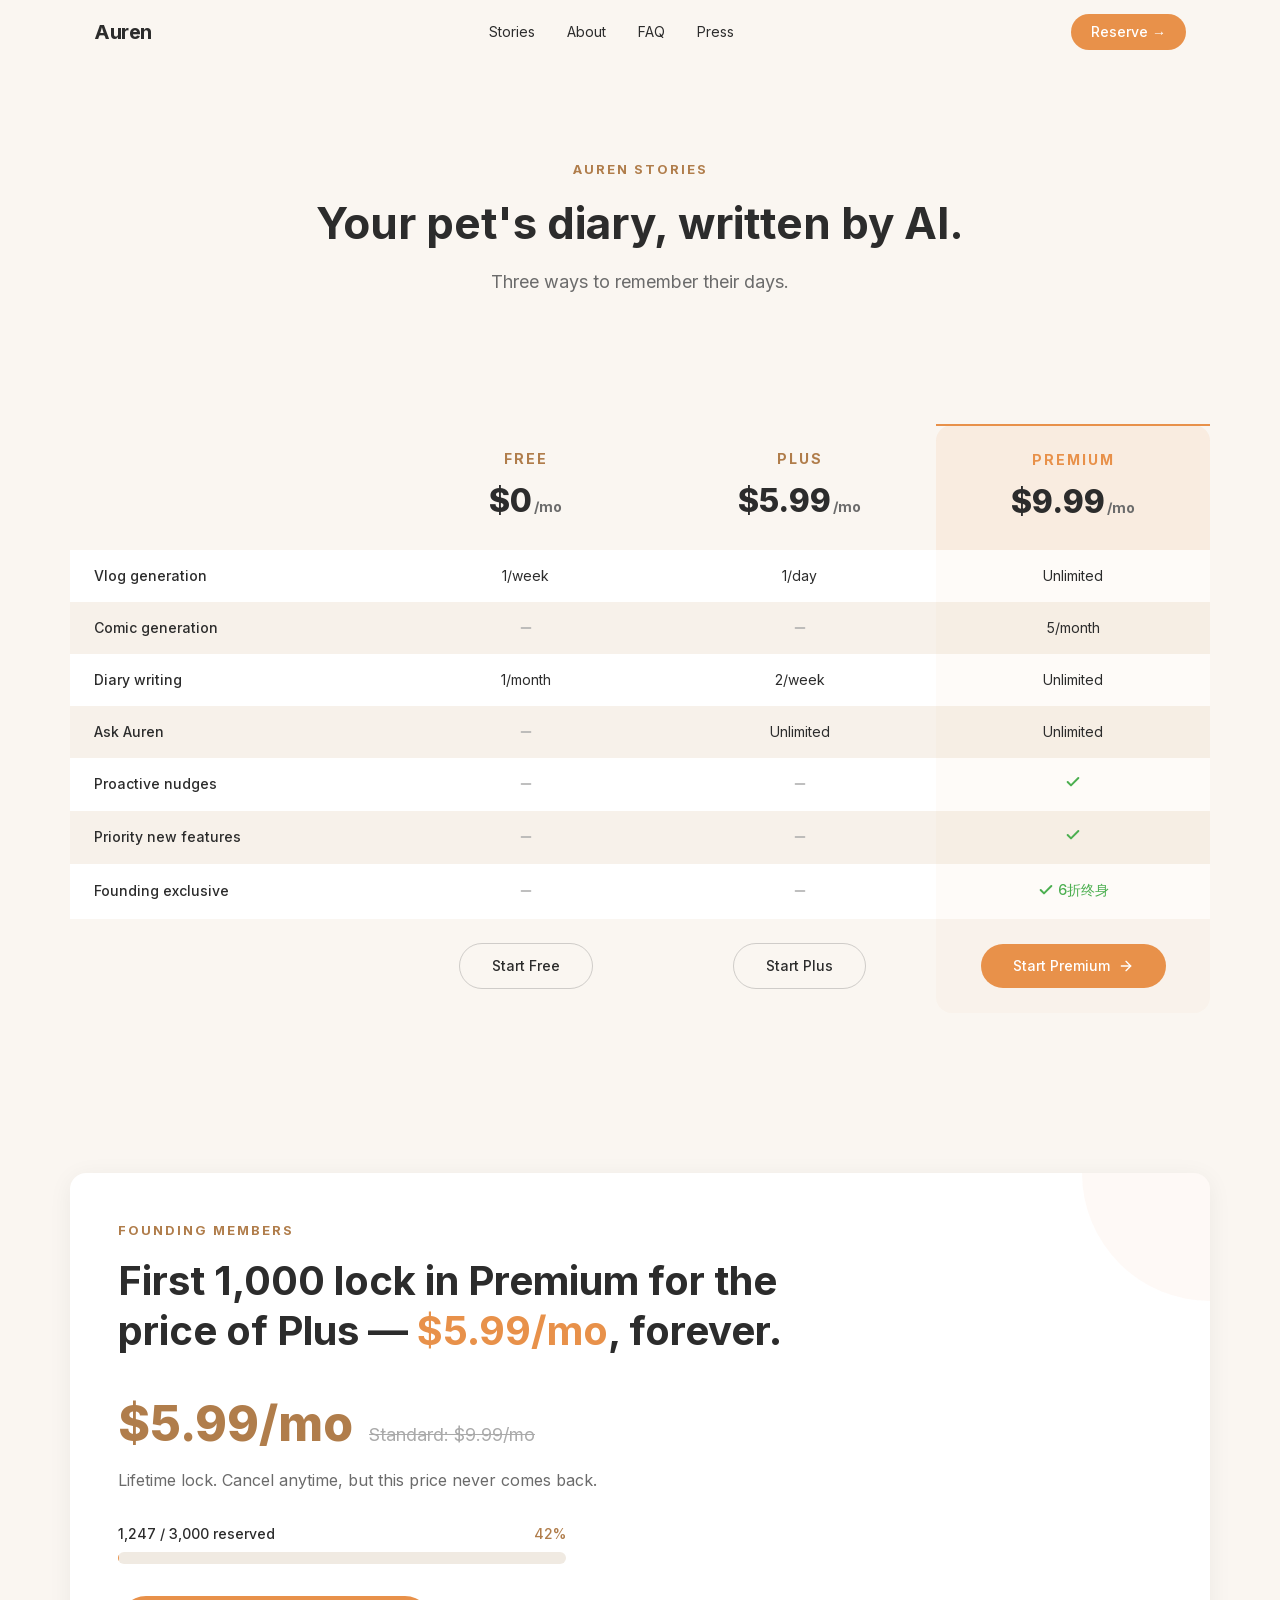
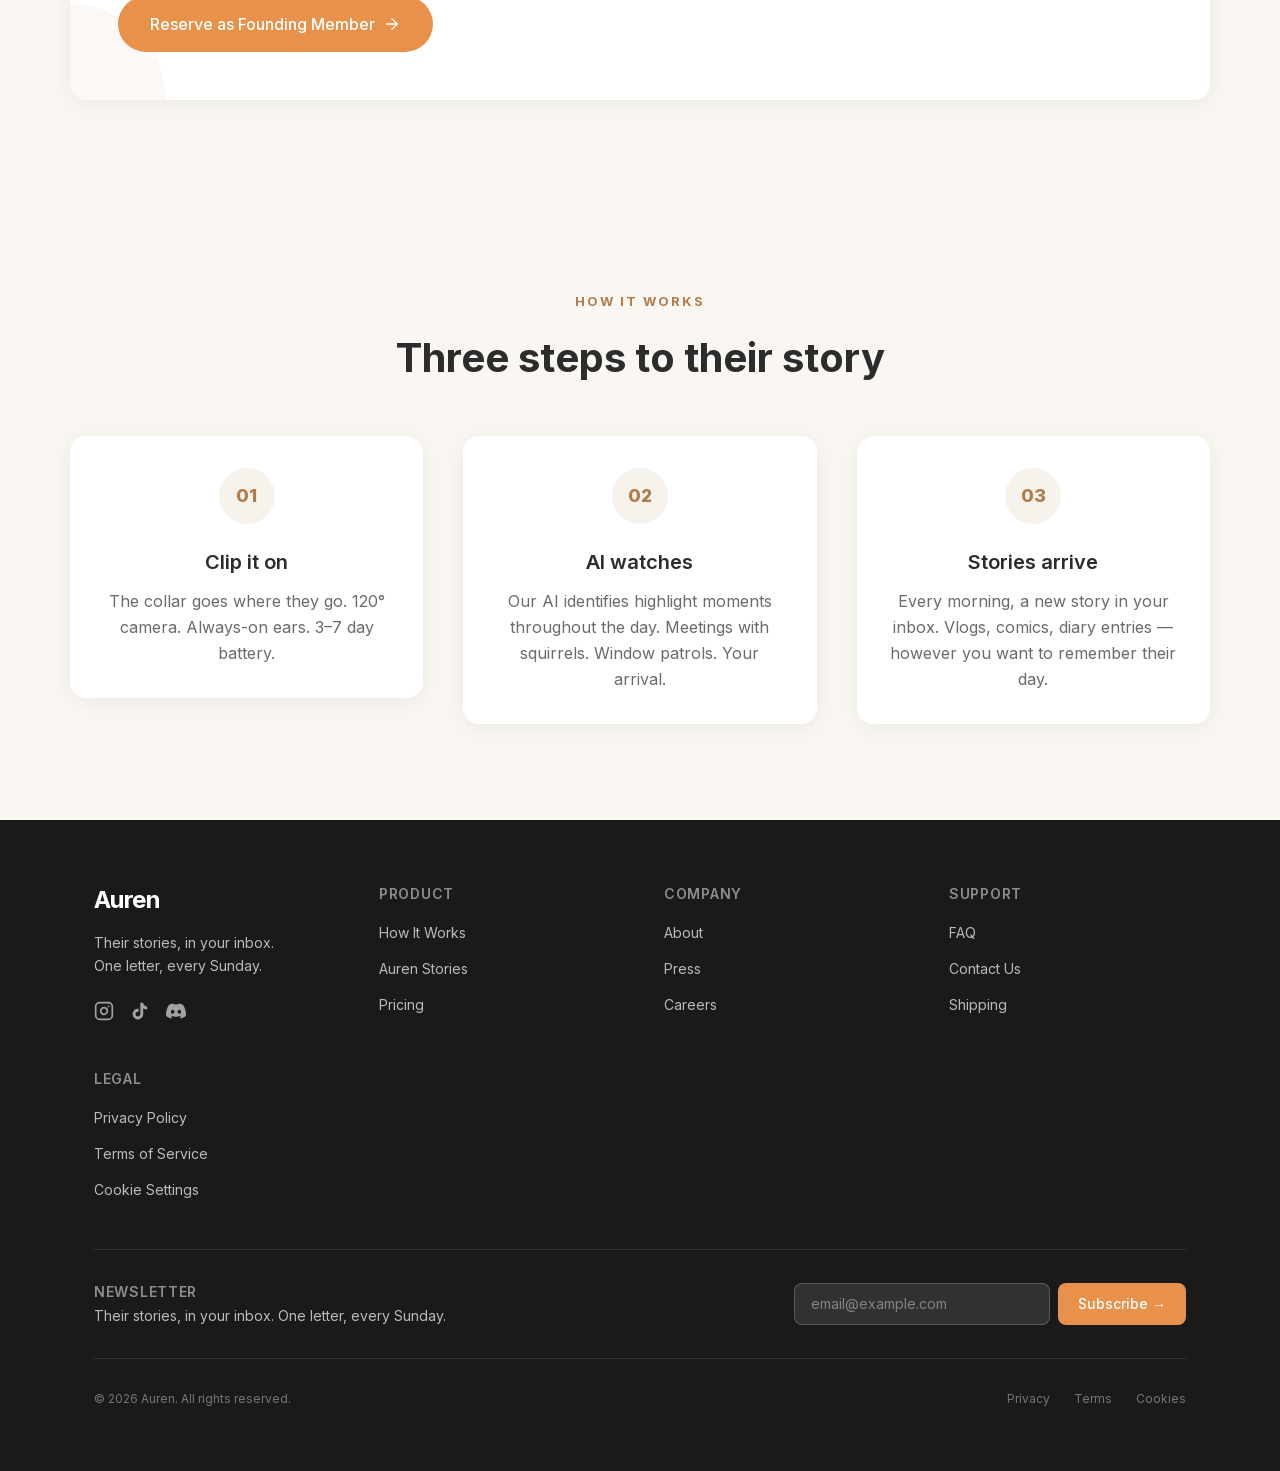
<file: stories.html>
<!DOCTYPE html><!--3ZyYX5fPHwDRxqfRaBHVG--><html lang="en" class="__variable_f367f3"><head><meta charSet="utf-8"/><meta name="viewport" content="width=device-width, initial-scale=1"/><link rel="preload" href="/_next/static/media/e4af272ccee01ff0-s.p.woff2" as="font" crossorigin="" type="font/woff2"/><link rel="stylesheet" href="/_next/static/css/b1dc19e69f5e82c9.css" data-precedence="next"/><link rel="preload" as="script" fetchPriority="low" href="/_next/static/chunks/webpack-0cff7f7fff56422a.js"/><script src="/_next/static/chunks/4bd1b696-c023c6e3521b1417.js" async=""></script><script src="/_next/static/chunks/255-6b79f309a27fb98b.js" async=""></script><script src="/_next/static/chunks/main-app-0eff29275876752a.js" async=""></script><script src="/_next/static/chunks/248-399f34a6f3fb7890.js" async=""></script><script src="/_next/static/chunks/637-e1b16ace344f4df7.js" async=""></script><script src="/_next/static/chunks/app/stories/page-89f6f1dc9a430520.js" async=""></script><meta name="next-size-adjust" content=""/><title>Auren — The AI Pet Collar | See the World Through Their Eyes</title><meta name="description" content="One smart collar. AI writes their diary. You finally get to read it. Auren captures your pet&#x27;s day and turns it into Vlogs, comics, and stories."/><meta property="og:title" content="Auren — The AI Pet Collar"/><meta property="og:description" content="See the world through your pet&#x27;s eyes. AI-generated daily stories."/><meta property="og:type" content="website"/><meta name="twitter:card" content="summary"/><meta name="twitter:title" content="Auren — The AI Pet Collar"/><meta name="twitter:description" content="See the world through your pet&#x27;s eyes. AI-generated daily stories."/><link rel="icon" href="/favicon.ico" type="image/x-icon" sizes="16x16"/><script src="/_next/static/chunks/polyfills-42372ed130431b0a.js" noModule=""></script></head><body class="__className_f367f3 antialiased bg-cream"><div hidden=""><!--$--><!--/$--></div><main class="min-h-screen bg-cream"><nav class="fixed top-0 left-0 right-0 z-50 transition-all duration-300 bg-transparent"><div class="max-w-content mx-auto px-6 h-16 flex items-center justify-between"><a class="text-xl font-bold text-text-primary tracking-tight" href="/">Auren</a><div class="hidden md:flex items-center gap-8"><a class="text-sm text-text-primary hover:text-auren-orange transition-colors relative group" href="/stories">Stories<span class="absolute -bottom-1 left-0 w-0 h-[1.5px] bg-auren-orange transition-all duration-200 group-hover:w-full"></span></a><a class="text-sm text-text-primary hover:text-auren-orange transition-colors relative group" href="/about">About<span class="absolute -bottom-1 left-0 w-0 h-[1.5px] bg-auren-orange transition-all duration-200 group-hover:w-full"></span></a><a class="text-sm text-text-primary hover:text-auren-orange transition-colors relative group" href="/faq">FAQ<span class="absolute -bottom-1 left-0 w-0 h-[1.5px] bg-auren-orange transition-all duration-200 group-hover:w-full"></span></a><a class="text-sm text-text-primary hover:text-auren-orange transition-colors relative group" href="/press">Press<span class="absolute -bottom-1 left-0 w-0 h-[1.5px] bg-auren-orange transition-all duration-200 group-hover:w-full"></span></a></div><a class="hidden md:inline-flex items-center px-5 py-2 bg-auren-orange text-white text-sm font-medium rounded-pill transition-all duration-200 hover:scale-[1.02] hover:brightness-110" href="/reserve">Reserve →</a><button class="md:hidden p-2" aria-label="Toggle menu"><svg xmlns="http://www.w3.org/2000/svg" width="24" height="24" viewBox="0 0 24 24" fill="none" stroke="currentColor" stroke-width="2" stroke-linecap="round" stroke-linejoin="round" class="lucide lucide-menu" aria-hidden="true"><path d="M4 5h16"></path><path d="M4 12h16"></path><path d="M4 19h16"></path></svg></button></div></nav><div class="fixed inset-0 z-40 bg-cream transition-transform duration-300 md:hidden translate-x-full"><div class="flex flex-col items-center justify-center h-full gap-8"><a class="text-2xl font-medium text-text-primary" href="/stories">Stories</a><a class="text-2xl font-medium text-text-primary" href="/about">About</a><a class="text-2xl font-medium text-text-primary" href="/faq">FAQ</a><a class="text-2xl font-medium text-text-primary" href="/press">Press</a><a class="mt-4 px-8 py-3 bg-auren-orange text-white text-lg font-medium rounded-pill" href="/reserve">Reserve Yours →</a></div></div><section class="pt-32 pb-12 md:pt-40 md:pb-16 px-6"><div class="max-w-content mx-auto text-center"><div class="" style="opacity:0;transform:translateY(24px);transition:opacity 600ms ease-out 0ms, transform 600ms ease-out 0ms"><p class="text-[13px] font-bold tracking-[2px] uppercase text-auren-brown mb-4">AUREN STORIES</p></div><div class="" style="opacity:0;transform:translateY(24px);transition:opacity 600ms ease-out 100ms, transform 600ms ease-out 100ms"><h1 class="text-[36px] md:text-[44px] font-bold leading-tight text-text-primary">Your pet&#x27;s diary, written by AI.</h1></div><div class="" style="opacity:0;transform:translateY(24px);transition:opacity 600ms ease-out 200ms, transform 600ms ease-out 200ms"><p class="mt-4 text-lg leading-relaxed text-text-secondary">Three ways to remember their days.</p></div></div></section><section class="py-12 md:py-16 px-6"><div class="max-w-content mx-auto"><div class="" style="opacity:0;transform:translateY(24px);transition:opacity 600ms ease-out 0ms, transform 600ms ease-out 0ms"><div class="overflow-x-auto -mx-2 px-2"><table class="w-full min-w-[720px] border-collapse"><thead><tr><th class="p-4 text-left w-[28%]"></th><th class="p-6 text-center rounded-t-card w-[24%] "><p class="text-sm font-bold tracking-[2px] uppercase mb-2 text-auren-brown">Free</p><div class="flex items-baseline justify-center gap-0.5"><span class="text-[32px] font-extrabold text-text-primary">$0</span><span class="text-sm text-text-secondary">/mo</span></div></th><th class="p-6 text-center rounded-t-card w-[24%] "><p class="text-sm font-bold tracking-[2px] uppercase mb-2 text-auren-brown">Plus</p><div class="flex items-baseline justify-center gap-0.5"><span class="text-[32px] font-extrabold text-text-primary">$5.99</span><span class="text-sm text-text-secondary">/mo</span></div></th><th class="p-6 text-center rounded-t-card w-[24%] bg-auren-orange/10 border-t-2 border-auren-orange"><p class="text-sm font-bold tracking-[2px] uppercase mb-2 text-auren-orange">Premium</p><div class="flex items-baseline justify-center gap-0.5"><span class="text-[32px] font-extrabold text-text-primary">$9.99</span><span class="text-sm text-text-secondary">/mo</span></div></th></tr></thead><tbody><tr class="bg-white"><td class="p-4 text-sm font-medium pl-6 text-text-primary">Vlog generation</td><td class="p-4 text-center text-sm"><span class="text-text-primary">1/week</span></td><td class="p-4 text-center text-sm"><span class="text-text-primary">1/day</span></td><td class="p-4 text-center text-sm bg-auren-orange/[0.04]"><span class="text-text-primary">Unlimited</span></td></tr><tr class="bg-[#F5EFE7]/60"><td class="p-4 text-sm font-medium pl-6 text-text-primary">Comic generation</td><td class="p-4 text-center text-sm"><svg xmlns="http://www.w3.org/2000/svg" width="16" height="16" viewBox="0 0 24 24" fill="none" stroke="currentColor" stroke-width="2" stroke-linecap="round" stroke-linejoin="round" class="lucide lucide-minus text-text-muted mx-auto" aria-label="Not included"><path d="M5 12h14"></path></svg></td><td class="p-4 text-center text-sm"><svg xmlns="http://www.w3.org/2000/svg" width="16" height="16" viewBox="0 0 24 24" fill="none" stroke="currentColor" stroke-width="2" stroke-linecap="round" stroke-linejoin="round" class="lucide lucide-minus text-text-muted mx-auto" aria-label="Not included"><path d="M5 12h14"></path></svg></td><td class="p-4 text-center text-sm bg-auren-orange/[0.04]"><span class="text-text-primary">5/month</span></td></tr><tr class="bg-white"><td class="p-4 text-sm font-medium pl-6 text-text-primary">Diary writing</td><td class="p-4 text-center text-sm"><span class="text-text-primary">1/month</span></td><td class="p-4 text-center text-sm"><span class="text-text-primary">2/week</span></td><td class="p-4 text-center text-sm bg-auren-orange/[0.04]"><span class="text-text-primary">Unlimited</span></td></tr><tr class="bg-[#F5EFE7]/60"><td class="p-4 text-sm font-medium pl-6 text-text-primary">Ask Auren</td><td class="p-4 text-center text-sm"><svg xmlns="http://www.w3.org/2000/svg" width="16" height="16" viewBox="0 0 24 24" fill="none" stroke="currentColor" stroke-width="2" stroke-linecap="round" stroke-linejoin="round" class="lucide lucide-minus text-text-muted mx-auto" aria-label="Not included"><path d="M5 12h14"></path></svg></td><td class="p-4 text-center text-sm"><span class="text-text-primary">Unlimited</span></td><td class="p-4 text-center text-sm bg-auren-orange/[0.04]"><span class="text-text-primary">Unlimited</span></td></tr><tr class="bg-white"><td class="p-4 text-sm font-medium pl-6 text-text-primary">Proactive nudges</td><td class="p-4 text-center text-sm"><svg xmlns="http://www.w3.org/2000/svg" width="16" height="16" viewBox="0 0 24 24" fill="none" stroke="currentColor" stroke-width="2" stroke-linecap="round" stroke-linejoin="round" class="lucide lucide-minus text-text-muted mx-auto" aria-label="Not included"><path d="M5 12h14"></path></svg></td><td class="p-4 text-center text-sm"><svg xmlns="http://www.w3.org/2000/svg" width="16" height="16" viewBox="0 0 24 24" fill="none" stroke="currentColor" stroke-width="2" stroke-linecap="round" stroke-linejoin="round" class="lucide lucide-minus text-text-muted mx-auto" aria-label="Not included"><path d="M5 12h14"></path></svg></td><td class="p-4 text-center text-sm bg-auren-orange/[0.04]"><span class="inline-flex items-center justify-center gap-1 text-[#4CAF50] font-medium"><svg xmlns="http://www.w3.org/2000/svg" width="16" height="16" viewBox="0 0 24 24" fill="none" stroke="currentColor" stroke-width="3" stroke-linecap="round" stroke-linejoin="round" class="lucide lucide-check" aria-hidden="true"><path d="M20 6 9 17l-5-5"></path></svg></span></td></tr><tr class="bg-[#F5EFE7]/60"><td class="p-4 text-sm font-medium pl-6 text-text-primary">Priority new features</td><td class="p-4 text-center text-sm"><svg xmlns="http://www.w3.org/2000/svg" width="16" height="16" viewBox="0 0 24 24" fill="none" stroke="currentColor" stroke-width="2" stroke-linecap="round" stroke-linejoin="round" class="lucide lucide-minus text-text-muted mx-auto" aria-label="Not included"><path d="M5 12h14"></path></svg></td><td class="p-4 text-center text-sm"><svg xmlns="http://www.w3.org/2000/svg" width="16" height="16" viewBox="0 0 24 24" fill="none" stroke="currentColor" stroke-width="2" stroke-linecap="round" stroke-linejoin="round" class="lucide lucide-minus text-text-muted mx-auto" aria-label="Not included"><path d="M5 12h14"></path></svg></td><td class="p-4 text-center text-sm bg-auren-orange/[0.04]"><span class="inline-flex items-center justify-center gap-1 text-[#4CAF50] font-medium"><svg xmlns="http://www.w3.org/2000/svg" width="16" height="16" viewBox="0 0 24 24" fill="none" stroke="currentColor" stroke-width="3" stroke-linecap="round" stroke-linejoin="round" class="lucide lucide-check" aria-hidden="true"><path d="M20 6 9 17l-5-5"></path></svg></span></td></tr><tr class="bg-white"><td class="p-4 text-sm font-medium pl-6 text-text-primary">Founding exclusive</td><td class="p-4 text-center text-sm"><svg xmlns="http://www.w3.org/2000/svg" width="16" height="16" viewBox="0 0 24 24" fill="none" stroke="currentColor" stroke-width="2" stroke-linecap="round" stroke-linejoin="round" class="lucide lucide-minus text-text-muted mx-auto" aria-label="Not included"><path d="M5 12h14"></path></svg></td><td class="p-4 text-center text-sm"><svg xmlns="http://www.w3.org/2000/svg" width="16" height="16" viewBox="0 0 24 24" fill="none" stroke="currentColor" stroke-width="2" stroke-linecap="round" stroke-linejoin="round" class="lucide lucide-minus text-text-muted mx-auto" aria-label="Not included"><path d="M5 12h14"></path></svg></td><td class="p-4 text-center text-sm bg-auren-orange/[0.04]"><span class="inline-flex items-center justify-center gap-1 text-[#4CAF50] font-medium"><svg xmlns="http://www.w3.org/2000/svg" width="16" height="16" viewBox="0 0 24 24" fill="none" stroke="currentColor" stroke-width="3" stroke-linecap="round" stroke-linejoin="round" class="lucide lucide-check" aria-hidden="true"><path d="M20 6 9 17l-5-5"></path></svg>6折终身</span></td></tr><tr><td class="p-4"></td><td class="p-6 text-center "><button class="inline-flex items-center gap-2 px-8 py-3 border border-text-secondary/30 text-text-primary font-medium text-sm rounded-pill transition-all duration-200 hover:border-text-secondary/60 hover:bg-white/50" tabindex="0">Start Free</button></td><td class="p-6 text-center "><button class="inline-flex items-center gap-2 px-8 py-3 border border-text-secondary/30 text-text-primary font-medium text-sm rounded-pill transition-all duration-200 hover:border-text-secondary/60 hover:bg-white/50" tabindex="0">Start Plus</button></td><td class="p-6 text-center bg-auren-orange/[0.04] rounded-b-card"><button class="inline-flex items-center gap-2 px-8 py-3 bg-auren-orange text-white font-medium text-sm rounded-pill transition-all duration-200 hover:brightness-110" tabindex="0">Start Premium<svg xmlns="http://www.w3.org/2000/svg" width="16" height="16" viewBox="0 0 24 24" fill="none" stroke="currentColor" stroke-width="2" stroke-linecap="round" stroke-linejoin="round" class="lucide lucide-arrow-right" aria-hidden="true"><path d="M5 12h14"></path><path d="m12 5 7 7-7 7"></path></svg></button></td></tr></tbody></table></div></div></div></section><section class="py-16 md:py-24 px-6"><div class="max-w-content mx-auto"><div class="" style="opacity:0;transform:translateY(24px);transition:opacity 600ms ease-out 0ms, transform 600ms ease-out 0ms"><div class="relative overflow-hidden rounded-card bg-white shadow-card p-8 md:p-12"><div class="absolute top-0 right-0 w-64 h-64 bg-auren-orange/5 rounded-full -translate-y-1/2 translate-x-1/2"></div><div class="absolute bottom-0 left-0 w-48 h-48 bg-auren-brown/5 rounded-full translate-y-1/2 -translate-x-1/2"></div><div class="relative"><p class="text-[13px] font-bold tracking-[2px] uppercase text-auren-brown mb-4">FOUNDING MEMBERS</p><h2 class="text-[28px] md:text-[40px] font-bold leading-tight max-w-2xl text-text-primary">First 1,000 lock in Premium for the price of Plus —<!-- --> <span class="text-auren-orange">$5.99/mo</span>, forever.</h2><div class="mt-8 flex items-baseline gap-4"><span class="text-[48px] font-extrabold text-auren-brown">$5.99/mo</span><span class="text-lg line-through text-text-muted">Standard: $9.99/mo</span></div><p class="mt-2 text-base text-text-secondary">Lifetime lock. Cancel anytime, but this price never comes back.</p><div class="mt-8 max-w-md"><div class="flex items-center justify-between mb-2"><span class="text-sm font-medium text-text-primary">1,247 / 3,000 reserved</span><span class="text-sm font-medium text-auren-brown">42%</span></div><div class="w-full h-3 rounded-full bg-[#F0EAE2] overflow-hidden"><div class="h-full rounded-full bg-auren-orange" style="width:0px"></div></div></div><button class="mt-8 inline-flex items-center gap-2 px-8 py-4 bg-auren-orange text-white font-medium text-base rounded-pill transition-all duration-200 hover:brightness-110" tabindex="0">Reserve as Founding Member<svg xmlns="http://www.w3.org/2000/svg" width="18" height="18" viewBox="0 0 24 24" fill="none" stroke="currentColor" stroke-width="2" stroke-linecap="round" stroke-linejoin="round" class="lucide lucide-arrow-right" aria-hidden="true"><path d="M5 12h14"></path><path d="m12 5 7 7-7 7"></path></svg></button></div></div></div></div></section><section class="py-16 md:py-24 px-6"><div class="max-w-content mx-auto"><div class="" style="opacity:0;transform:translateY(24px);transition:opacity 600ms ease-out 0ms, transform 600ms ease-out 0ms"><div class="text-center mb-12"><p class="text-[13px] font-bold tracking-[2px] uppercase text-auren-brown mb-4">HOW IT WORKS</p><h2 class="text-[32px] md:text-[40px] font-bold text-text-primary">Three steps to their story</h2></div></div><div class="grid grid-cols-1 md:grid-cols-3 gap-8 md:gap-10"><div class="" style="opacity:0;transform:translateY(24px);transition:opacity 600ms ease-out 0ms, transform 600ms ease-out 0ms"><div class="text-center p-8 rounded-card bg-white shadow-card transition-shadow duration-300 hover:shadow-card-hover"><div class="w-14 h-14 rounded-full bg-auren-brown/10 flex items-center justify-center mx-auto mb-6"><span class="text-lg font-extrabold text-auren-brown">01</span></div><h3 class="text-xl font-semibold mb-3 text-text-primary">Clip it on</h3><p class="text-base leading-relaxed text-text-secondary">The collar goes where they go. 120° camera. Always-on ears. 3–7 day battery.</p></div></div><div class="" style="opacity:0;transform:translateY(24px);transition:opacity 600ms ease-out 100ms, transform 600ms ease-out 100ms"><div class="text-center p-8 rounded-card bg-white shadow-card transition-shadow duration-300 hover:shadow-card-hover"><div class="w-14 h-14 rounded-full bg-auren-brown/10 flex items-center justify-center mx-auto mb-6"><span class="text-lg font-extrabold text-auren-brown">02</span></div><h3 class="text-xl font-semibold mb-3 text-text-primary">AI watches</h3><p class="text-base leading-relaxed text-text-secondary">Our AI identifies highlight moments throughout the day. Meetings with squirrels. Window patrols. Your arrival.</p></div></div><div class="" style="opacity:0;transform:translateY(24px);transition:opacity 600ms ease-out 200ms, transform 600ms ease-out 200ms"><div class="text-center p-8 rounded-card bg-white shadow-card transition-shadow duration-300 hover:shadow-card-hover"><div class="w-14 h-14 rounded-full bg-auren-brown/10 flex items-center justify-center mx-auto mb-6"><span class="text-lg font-extrabold text-auren-brown">03</span></div><h3 class="text-xl font-semibold mb-3 text-text-primary">Stories arrive</h3><p class="text-base leading-relaxed text-text-secondary">Every morning, a new story in your inbox. Vlogs, comics, diary entries — however you want to remember their day.</p></div></div></div></div></section><footer class="bg-auren-dark text-white"><div class="max-w-content mx-auto px-6 py-16"><div class="grid grid-cols-1 md:grid-cols-4 gap-12"><div class="md:col-span-1"><a class="text-2xl font-bold tracking-tight" href="/">Auren</a><p class="mt-4 text-sm text-white/70 leading-relaxed">Their stories, in your inbox.<br/>One letter, every Sunday.</p><div class="flex gap-4 mt-6"><a href="#" class="text-white/60 hover:text-white transition-colors"><svg width="20" height="20" viewBox="0 0 24 24" fill="none" stroke="currentColor" stroke-width="2" stroke-linecap="round" stroke-linejoin="round"><rect width="20" height="20" x="2" y="2" rx="5" ry="5"></rect><path d="M16 11.37A4 4 0 1 1 12.63 8 4 4 0 0 1 16 11.37z"></path><line x1="17.5" x2="17.51" y1="6.5" y2="6.5"></line></svg></a><a href="#" class="text-white/60 hover:text-white transition-colors"><svg width="20" height="20" viewBox="0 0 24 24" fill="currentColor"><path d="M19.59 6.69a4.83 4.83 0 0 1-3.77-4.25V2h-3.45v13.67a2.89 2.89 0 0 1-5.2 1.74 2.89 2.89 0 0 1 2.31-4.64 2.93 2.93 0 0 1 .88.13V9.4a6.84 6.84 0 0 0-1-.05A6.33 6.33 0 0 0 5 20.1a6.34 6.34 0 0 0 10.86-4.43v-7a8.16 8.16 0 0 0 4.77 1.52v-3.4a4.85 4.85 0 0 1-1-.1z"></path></svg></a><a href="#" class="text-white/60 hover:text-white transition-colors"><svg width="20" height="20" viewBox="0 0 24 24" fill="currentColor"><path d="M20.317 4.37a19.791 19.791 0 0 0-4.885-1.515.074.074 0 0 0-.079.037c-.21.375-.444.864-.608 1.25a18.27 18.27 0 0 0-5.487 0 12.64 12.64 0 0 0-.617-1.25.077.077 0 0 0-.079-.037A19.736 19.736 0 0 0 3.677 4.37a.07.07 0 0 0-.032.027C.533 9.046-.32 13.58.099 18.057a.082.082 0 0 0 .031.057 19.9 19.9 0 0 0 5.993 3.03.078.078 0 0 0 .084-.028 14.09 14.09 0 0 0 1.226-1.994.076.076 0 0 0-.041-.106 13.107 13.107 0 0 1-1.872-.892.077.077 0 0 1-.008-.128 10.2 10.2 0 0 0 .372-.292.074.074 0 0 1 .077-.01c3.928 1.793 8.18 1.793 12.062 0a.074.074 0 0 1 .078.01c.12.098.246.198.373.292a.077.077 0 0 1-.006.127 12.299 12.299 0 0 1-1.873.892.077.077 0 0 0-.041.107c.36.698.772 1.362 1.225 1.993a.076.076 0 0 0 .084.028 19.839 19.839 0 0 0 6.002-3.03.077.077 0 0 0 .032-.054c.5-5.177-.838-9.674-3.549-13.66a.061.061 0 0 0-.031-.03zM8.02 15.33c-1.183 0-2.157-1.085-2.157-2.419 0-1.333.956-2.419 2.157-2.419 1.21 0 2.176 1.096 2.157 2.42 0 1.333-.956 2.418-2.157 2.418zm7.975 0c-1.183 0-2.157-1.085-2.157-2.419 0-1.333.955-2.419 2.157-2.419 1.21 0 2.176 1.096 2.157 2.42 0 1.333-.946 2.418-2.157 2.418z"></path></svg></a></div></div><div><h4 class="text-sm font-semibold uppercase tracking-wider text-white/50 mb-4">Product</h4><ul class="space-y-3"><li><span class="text-sm text-white/70 hover:text-white transition-colors cursor-pointer">How It Works</span></li><li><span class="text-sm text-white/70 hover:text-white transition-colors cursor-pointer">Auren Stories</span></li><li><span class="text-sm text-white/70 hover:text-white transition-colors cursor-pointer">Pricing</span></li></ul></div><div><h4 class="text-sm font-semibold uppercase tracking-wider text-white/50 mb-4">Company</h4><ul class="space-y-3"><li><span class="text-sm text-white/70 hover:text-white transition-colors cursor-pointer">About</span></li><li><span class="text-sm text-white/70 hover:text-white transition-colors cursor-pointer">Press</span></li><li><span class="text-sm text-white/70 hover:text-white transition-colors cursor-pointer">Careers</span></li></ul></div><div><h4 class="text-sm font-semibold uppercase tracking-wider text-white/50 mb-4">Support</h4><ul class="space-y-3"><li><span class="text-sm text-white/70 hover:text-white transition-colors cursor-pointer">FAQ</span></li><li><span class="text-sm text-white/70 hover:text-white transition-colors cursor-pointer">Contact Us</span></li><li><span class="text-sm text-white/70 hover:text-white transition-colors cursor-pointer">Shipping</span></li></ul></div><div><h4 class="text-sm font-semibold uppercase tracking-wider text-white/50 mb-4">Legal</h4><ul class="space-y-3"><li><span class="text-sm text-white/70 hover:text-white transition-colors cursor-pointer">Privacy Policy</span></li><li><span class="text-sm text-white/70 hover:text-white transition-colors cursor-pointer">Terms of Service</span></li><li><span class="text-sm text-white/70 hover:text-white transition-colors cursor-pointer">Cookie Settings</span></li></ul></div></div><div class="mt-12 pt-8 border-t border-white/10"><div class="flex flex-col md:flex-row items-start md:items-center justify-between gap-6"><div><h4 class="text-sm font-semibold uppercase tracking-wider text-white/50 mb-1">Newsletter</h4><p class="text-sm text-white/70">Their stories, in your inbox. One letter, every Sunday.</p></div><div class="flex gap-2 w-full md:w-auto"><input type="email" placeholder="email@example.com" class="flex-1 md:w-64 px-4 py-2.5 bg-white/10 border border-white/20 rounded-lg text-sm text-white placeholder-white/40 focus:outline-none focus:border-auren-orange"/><button class="px-5 py-2.5 bg-auren-orange text-white text-sm font-medium rounded-lg hover:brightness-110 transition-all whitespace-nowrap">Subscribe →</button></div></div></div><div class="mt-8 pt-8 border-t border-white/10 flex flex-col md:flex-row items-center justify-between gap-4 text-xs text-white/40"><p>© 2026 Auren. All rights reserved.</p><div class="flex gap-6"><a class="hover:text-white/60 transition-colors" href="/privacy">Privacy</a><a class="hover:text-white/60 transition-colors" href="/terms">Terms</a><a class="hover:text-white/60 transition-colors" href="#">Cookies</a></div></div></div></footer></main><!--$--><!--/$--><script src="/_next/static/chunks/webpack-0cff7f7fff56422a.js" id="_R_" async=""></script><script>(self.__next_f=self.__next_f||[]).push([0])</script><script>self.__next_f.push([1,"1:\"$Sreact.fragment\"\n2:I[9766,[],\"\"]\n3:I[8924,[],\"\"]\n4:I[1959,[],\"ClientPageRoot\"]\n5:I[4548,[\"248\",\"static/chunks/248-399f34a6f3fb7890.js\",\"637\",\"static/chunks/637-e1b16ace344f4df7.js\",\"8\",\"static/chunks/app/stories/page-89f6f1dc9a430520.js\"],\"default\"]\n8:I[4431,[],\"OutletBoundary\"]\na:I[5278,[],\"AsyncMetadataOutlet\"]\nc:I[4431,[],\"ViewportBoundary\"]\ne:I[4431,[],\"MetadataBoundary\"]\nf:\"$Sreact.suspense\"\n11:I[7150,[],\"\"]\n:HL[\"/_next/static/media/e4af272ccee01ff0-s.p.woff2\",\"font\",{\"crossOrigin\":\"\",\"type\":\"font/woff2\"}]\n:HL[\"/_next/static/css/b1dc19e69f5e82c9.css\",\"style\"]\n"])</script><script>self.__next_f.push([1,"0:{\"P\":null,\"b\":\"3ZyYX5fPHwDRxqfRaBHVG\",\"p\":\"\",\"c\":[\"\",\"stories\"],\"i\":false,\"f\":[[[\"\",{\"children\":[\"stories\",{\"children\":[\"__PAGE__\",{}]}]},\"$undefined\",\"$undefined\",true],[\"\",[\"$\",\"$1\",\"c\",{\"children\":[[[\"$\",\"link\",\"0\",{\"rel\":\"stylesheet\",\"href\":\"/_next/static/css/b1dc19e69f5e82c9.css\",\"precedence\":\"next\",\"crossOrigin\":\"$undefined\",\"nonce\":\"$undefined\"}]],[\"$\",\"html\",null,{\"lang\":\"en\",\"className\":\"__variable_f367f3\",\"children\":[\"$\",\"body\",null,{\"className\":\"__className_f367f3 antialiased bg-cream\",\"children\":[\"$\",\"$L2\",null,{\"parallelRouterKey\":\"children\",\"error\":\"$undefined\",\"errorStyles\":\"$undefined\",\"errorScripts\":\"$undefined\",\"template\":[\"$\",\"$L3\",null,{}],\"templateStyles\":\"$undefined\",\"templateScripts\":\"$undefined\",\"notFound\":[[[\"$\",\"title\",null,{\"children\":\"404: This page could not be found.\"}],[\"$\",\"div\",null,{\"style\":{\"fontFamily\":\"system-ui,\\\"Segoe UI\\\",Roboto,Helvetica,Arial,sans-serif,\\\"Apple Color Emoji\\\",\\\"Segoe UI Emoji\\\"\",\"height\":\"100vh\",\"textAlign\":\"center\",\"display\":\"flex\",\"flexDirection\":\"column\",\"alignItems\":\"center\",\"justifyContent\":\"center\"},\"children\":[\"$\",\"div\",null,{\"children\":[[\"$\",\"style\",null,{\"dangerouslySetInnerHTML\":{\"__html\":\"body{color:#000;background:#fff;margin:0}.next-error-h1{border-right:1px solid rgba(0,0,0,.3)}@media (prefers-color-scheme:dark){body{color:#fff;background:#000}.next-error-h1{border-right:1px solid rgba(255,255,255,.3)}}\"}}],[\"$\",\"h1\",null,{\"className\":\"next-error-h1\",\"style\":{\"display\":\"inline-block\",\"margin\":\"0 20px 0 0\",\"padding\":\"0 23px 0 0\",\"fontSize\":24,\"fontWeight\":500,\"verticalAlign\":\"top\",\"lineHeight\":\"49px\"},\"children\":404}],[\"$\",\"div\",null,{\"style\":{\"display\":\"inline-block\"},\"children\":[\"$\",\"h2\",null,{\"style\":{\"fontSize\":14,\"fontWeight\":400,\"lineHeight\":\"49px\",\"margin\":0},\"children\":\"This page could not be found.\"}]}]]}]}]],[]],\"forbidden\":\"$undefined\",\"unauthorized\":\"$undefined\"}]}]}]]}],{\"children\":[\"stories\",[\"$\",\"$1\",\"c\",{\"children\":[null,[\"$\",\"$L2\",null,{\"parallelRouterKey\":\"children\",\"error\":\"$undefined\",\"errorStyles\":\"$undefined\",\"errorScripts\":\"$undefined\",\"template\":[\"$\",\"$L3\",null,{}],\"templateStyles\":\"$undefined\",\"templateScripts\":\"$undefined\",\"notFound\":\"$undefined\",\"forbidden\":\"$undefined\",\"unauthorized\":\"$undefined\"}]]}],{\"children\":[\"__PAGE__\",[\"$\",\"$1\",\"c\",{\"children\":[[\"$\",\"$L4\",null,{\"Component\":\"$5\",\"searchParams\":{},\"params\":{},\"promises\":[\"$@6\",\"$@7\"]}],null,[\"$\",\"$L8\",null,{\"children\":[\"$L9\",[\"$\",\"$La\",null,{\"promise\":\"$@b\"}]]}]]}],{},null,false]},null,false]},null,false],[\"$\",\"$1\",\"h\",{\"children\":[null,[[\"$\",\"$Lc\",null,{\"children\":\"$Ld\"}],[\"$\",\"meta\",null,{\"name\":\"next-size-adjust\",\"content\":\"\"}]],[\"$\",\"$Le\",null,{\"children\":[\"$\",\"div\",null,{\"hidden\":true,\"children\":[\"$\",\"$f\",null,{\"fallback\":null,\"children\":\"$L10\"}]}]}]]}],false]],\"m\":\"$undefined\",\"G\":[\"$11\",[]],\"s\":false,\"S\":true}\n"])</script><script>self.__next_f.push([1,"6:{}\n7:\"$0:f:0:1:2:children:2:children:1:props:children:0:props:params\"\n"])</script><script>self.__next_f.push([1,"d:[[\"$\",\"meta\",\"0\",{\"charSet\":\"utf-8\"}],[\"$\",\"meta\",\"1\",{\"name\":\"viewport\",\"content\":\"width=device-width, initial-scale=1\"}]]\n9:null\n"])</script><script>self.__next_f.push([1,"12:I[622,[],\"IconMark\"]\n"])</script><script>self.__next_f.push([1,"b:{\"metadata\":[[\"$\",\"title\",\"0\",{\"children\":\"Auren — The AI Pet Collar | See the World Through Their Eyes\"}],[\"$\",\"meta\",\"1\",{\"name\":\"description\",\"content\":\"One smart collar. AI writes their diary. You finally get to read it. Auren captures your pet's day and turns it into Vlogs, comics, and stories.\"}],[\"$\",\"meta\",\"2\",{\"property\":\"og:title\",\"content\":\"Auren — The AI Pet Collar\"}],[\"$\",\"meta\",\"3\",{\"property\":\"og:description\",\"content\":\"See the world through your pet's eyes. AI-generated daily stories.\"}],[\"$\",\"meta\",\"4\",{\"property\":\"og:type\",\"content\":\"website\"}],[\"$\",\"meta\",\"5\",{\"name\":\"twitter:card\",\"content\":\"summary\"}],[\"$\",\"meta\",\"6\",{\"name\":\"twitter:title\",\"content\":\"Auren — The AI Pet Collar\"}],[\"$\",\"meta\",\"7\",{\"name\":\"twitter:description\",\"content\":\"See the world through your pet's eyes. AI-generated daily stories.\"}],[\"$\",\"link\",\"8\",{\"rel\":\"icon\",\"href\":\"/favicon.ico\",\"type\":\"image/x-icon\",\"sizes\":\"16x16\"}],[\"$\",\"$L12\",\"9\",{}]],\"error\":null,\"digest\":\"$undefined\"}\n"])</script><script>self.__next_f.push([1,"10:\"$b:metadata\"\n"])</script></body></html>
</file>
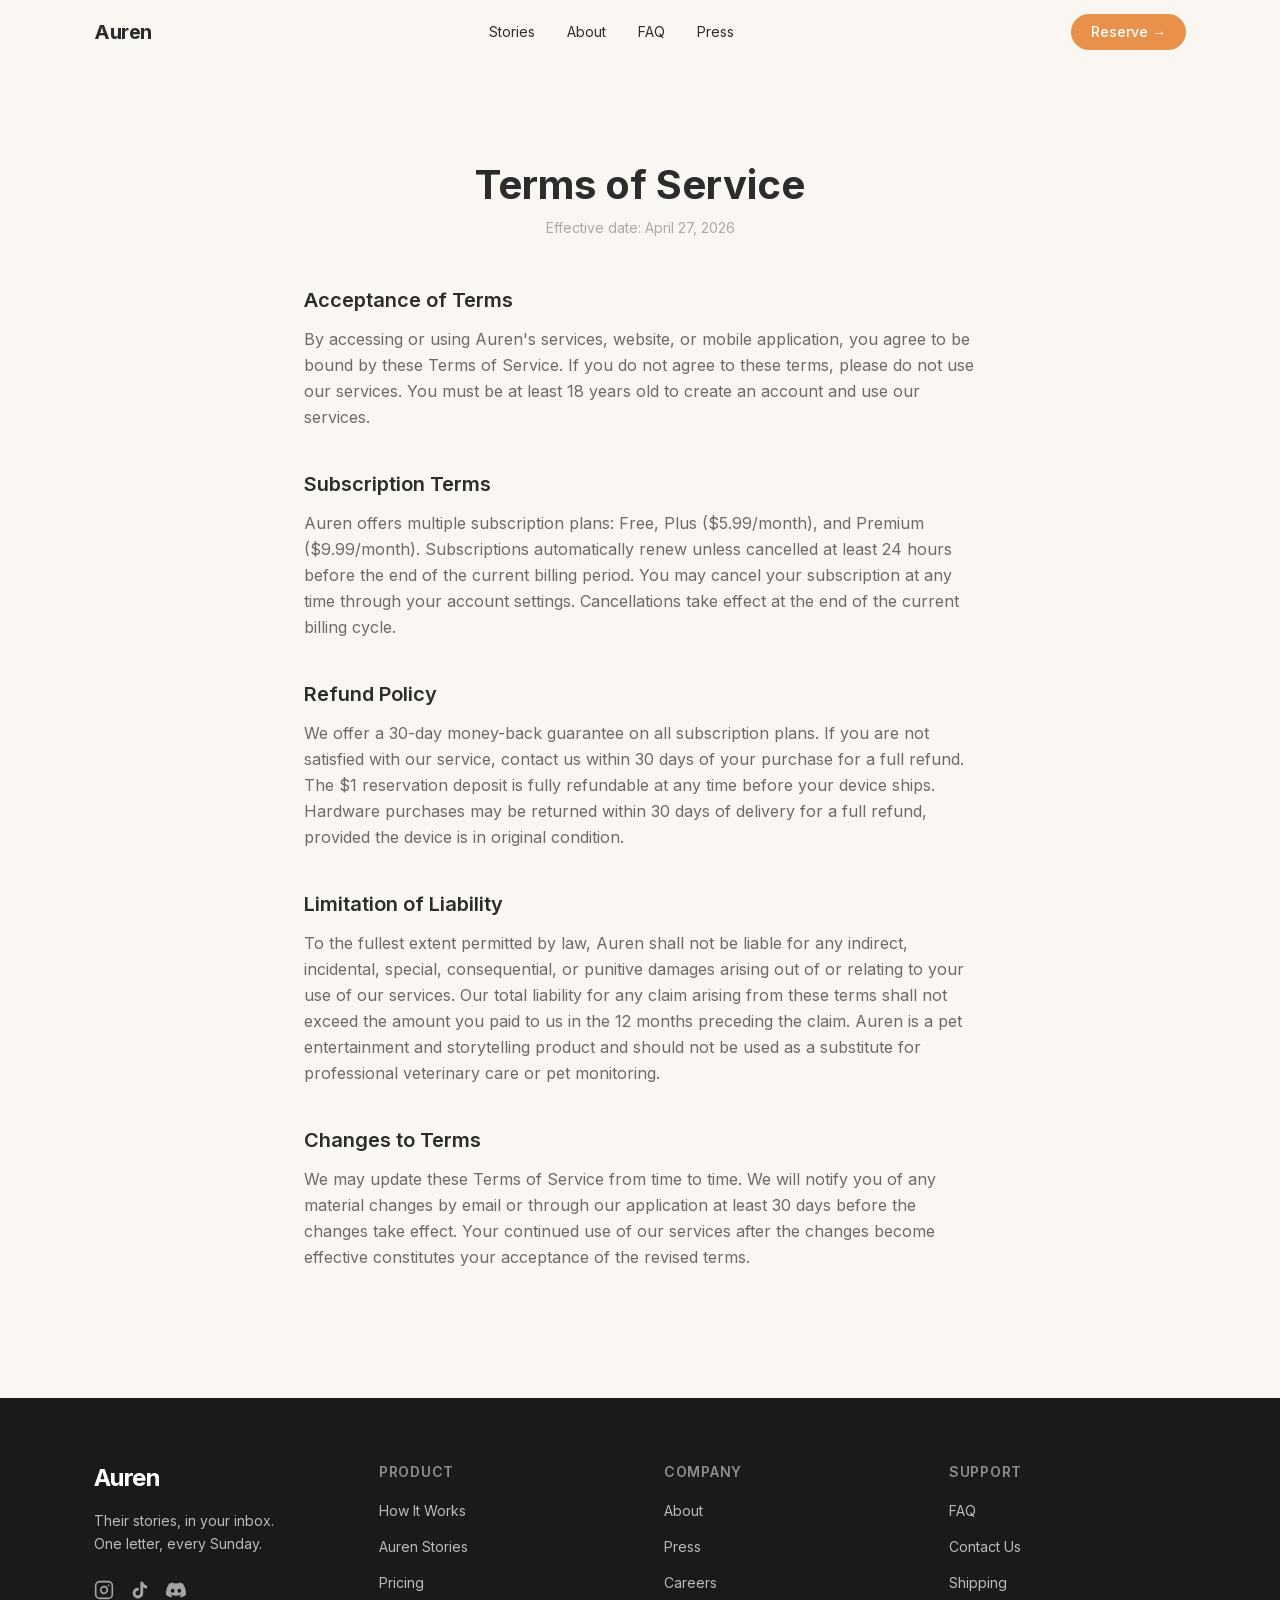
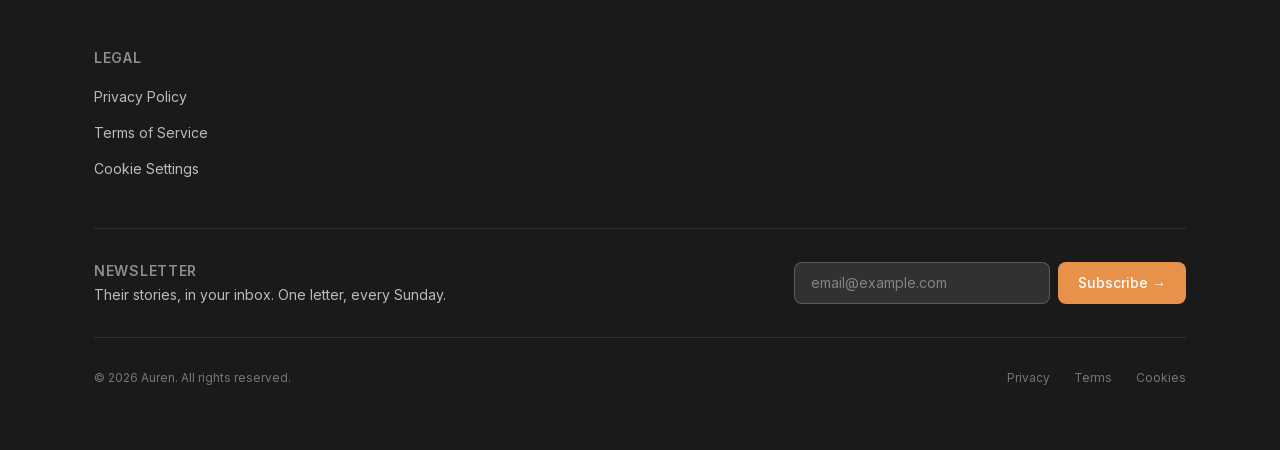
<file: terms.html>
<!DOCTYPE html><!--3ZyYX5fPHwDRxqfRaBHVG--><html lang="en" class="__variable_f367f3"><head><meta charSet="utf-8"/><meta name="viewport" content="width=device-width, initial-scale=1"/><link rel="preload" href="/_next/static/media/e4af272ccee01ff0-s.p.woff2" as="font" crossorigin="" type="font/woff2"/><link rel="stylesheet" href="/_next/static/css/b1dc19e69f5e82c9.css" data-precedence="next"/><link rel="preload" as="script" fetchPriority="low" href="/_next/static/chunks/webpack-0cff7f7fff56422a.js"/><script src="/_next/static/chunks/4bd1b696-c023c6e3521b1417.js" async=""></script><script src="/_next/static/chunks/255-6b79f309a27fb98b.js" async=""></script><script src="/_next/static/chunks/main-app-0eff29275876752a.js" async=""></script><script src="/_next/static/chunks/248-399f34a6f3fb7890.js" async=""></script><script src="/_next/static/chunks/app/terms/page-193f3dd5bacd94c0.js" async=""></script><meta name="next-size-adjust" content=""/><title>Auren — The AI Pet Collar | See the World Through Their Eyes</title><meta name="description" content="One smart collar. AI writes their diary. You finally get to read it. Auren captures your pet&#x27;s day and turns it into Vlogs, comics, and stories."/><meta property="og:title" content="Auren — The AI Pet Collar"/><meta property="og:description" content="See the world through your pet&#x27;s eyes. AI-generated daily stories."/><meta property="og:type" content="website"/><meta name="twitter:card" content="summary"/><meta name="twitter:title" content="Auren — The AI Pet Collar"/><meta name="twitter:description" content="See the world through your pet&#x27;s eyes. AI-generated daily stories."/><link rel="icon" href="/favicon.ico" type="image/x-icon" sizes="16x16"/><script src="/_next/static/chunks/polyfills-42372ed130431b0a.js" noModule=""></script></head><body class="__className_f367f3 antialiased bg-cream"><div hidden=""><!--$--><!--/$--></div><main class="min-h-screen bg-cream"><nav class="fixed top-0 left-0 right-0 z-50 transition-all duration-300 bg-transparent"><div class="max-w-content mx-auto px-6 h-16 flex items-center justify-between"><a class="text-xl font-bold text-text-primary tracking-tight" href="/">Auren</a><div class="hidden md:flex items-center gap-8"><a class="text-sm text-text-primary hover:text-auren-orange transition-colors relative group" href="/stories">Stories<span class="absolute -bottom-1 left-0 w-0 h-[1.5px] bg-auren-orange transition-all duration-200 group-hover:w-full"></span></a><a class="text-sm text-text-primary hover:text-auren-orange transition-colors relative group" href="/about">About<span class="absolute -bottom-1 left-0 w-0 h-[1.5px] bg-auren-orange transition-all duration-200 group-hover:w-full"></span></a><a class="text-sm text-text-primary hover:text-auren-orange transition-colors relative group" href="/faq">FAQ<span class="absolute -bottom-1 left-0 w-0 h-[1.5px] bg-auren-orange transition-all duration-200 group-hover:w-full"></span></a><a class="text-sm text-text-primary hover:text-auren-orange transition-colors relative group" href="/press">Press<span class="absolute -bottom-1 left-0 w-0 h-[1.5px] bg-auren-orange transition-all duration-200 group-hover:w-full"></span></a></div><a class="hidden md:inline-flex items-center px-5 py-2 bg-auren-orange text-white text-sm font-medium rounded-pill transition-all duration-200 hover:scale-[1.02] hover:brightness-110" href="/reserve">Reserve →</a><button class="md:hidden p-2" aria-label="Toggle menu"><svg xmlns="http://www.w3.org/2000/svg" width="24" height="24" viewBox="0 0 24 24" fill="none" stroke="currentColor" stroke-width="2" stroke-linecap="round" stroke-linejoin="round" class="lucide lucide-menu" aria-hidden="true"><path d="M4 5h16"></path><path d="M4 12h16"></path><path d="M4 19h16"></path></svg></button></div></nav><div class="fixed inset-0 z-40 bg-cream transition-transform duration-300 md:hidden translate-x-full"><div class="flex flex-col items-center justify-center h-full gap-8"><a class="text-2xl font-medium text-text-primary" href="/stories">Stories</a><a class="text-2xl font-medium text-text-primary" href="/about">About</a><a class="text-2xl font-medium text-text-primary" href="/faq">FAQ</a><a class="text-2xl font-medium text-text-primary" href="/press">Press</a><a class="mt-4 px-8 py-3 bg-auren-orange text-white text-lg font-medium rounded-pill" href="/reserve">Reserve Yours →</a></div></div><div class="pt-24 pb-16"><div class="max-w-narrow mx-auto px-6 py-16"><div class="" style="opacity:0;transform:translateY(24px);transition:opacity 600ms ease-out 0ms, transform 600ms ease-out 0ms"><h1 class="text-[40px] font-bold leading-tight text-text-primary mb-2 text-center">Terms of Service</h1><p class="text-sm text-text-muted text-center mb-12">Effective date: April 27, 2026</p></div><div class="space-y-10"><div class="" style="opacity:0;transform:translateY(24px);transition:opacity 600ms ease-out 100ms, transform 600ms ease-out 100ms"><section><h2 class="text-xl font-semibold text-text-primary mb-3">Acceptance of Terms</h2><p class="text-text-secondary leading-relaxed">By accessing or using Auren&#x27;s services, website, or mobile application, you agree to be bound by these Terms of Service. If you do not agree to these terms, please do not use our services. You must be at least 18 years old to create an account and use our services.</p></section></div><div class="" style="opacity:0;transform:translateY(24px);transition:opacity 600ms ease-out 150ms, transform 600ms ease-out 150ms"><section><h2 class="text-xl font-semibold text-text-primary mb-3">Subscription Terms</h2><p class="text-text-secondary leading-relaxed">Auren offers multiple subscription plans: Free, Plus ($5.99/month), and Premium ($9.99/month). Subscriptions automatically renew unless cancelled at least 24 hours before the end of the current billing period. You may cancel your subscription at any time through your account settings. Cancellations take effect at the end of the current billing cycle.</p></section></div><div class="" style="opacity:0;transform:translateY(24px);transition:opacity 600ms ease-out 200ms, transform 600ms ease-out 200ms"><section><h2 class="text-xl font-semibold text-text-primary mb-3">Refund Policy</h2><p class="text-text-secondary leading-relaxed">We offer a 30-day money-back guarantee on all subscription plans. If you are not satisfied with our service, contact us within 30 days of your purchase for a full refund. The $1 reservation deposit is fully refundable at any time before your device ships. Hardware purchases may be returned within 30 days of delivery for a full refund, provided the device is in original condition.</p></section></div><div class="" style="opacity:0;transform:translateY(24px);transition:opacity 600ms ease-out 250ms, transform 600ms ease-out 250ms"><section><h2 class="text-xl font-semibold text-text-primary mb-3">Limitation of Liability</h2><p class="text-text-secondary leading-relaxed">To the fullest extent permitted by law, Auren shall not be liable for any indirect, incidental, special, consequential, or punitive damages arising out of or relating to your use of our services. Our total liability for any claim arising from these terms shall not exceed the amount you paid to us in the 12 months preceding the claim. Auren is a pet entertainment and storytelling product and should not be used as a substitute for professional veterinary care or pet monitoring.</p></section></div><div class="" style="opacity:0;transform:translateY(24px);transition:opacity 600ms ease-out 300ms, transform 600ms ease-out 300ms"><section><h2 class="text-xl font-semibold text-text-primary mb-3">Changes to Terms</h2><p class="text-text-secondary leading-relaxed">We may update these Terms of Service from time to time. We will notify you of any material changes by email or through our application at least 30 days before the changes take effect. Your continued use of our services after the changes become effective constitutes your acceptance of the revised terms.</p></section></div></div></div></div><footer class="bg-auren-dark text-white"><div class="max-w-content mx-auto px-6 py-16"><div class="grid grid-cols-1 md:grid-cols-4 gap-12"><div class="md:col-span-1"><a class="text-2xl font-bold tracking-tight" href="/">Auren</a><p class="mt-4 text-sm text-white/70 leading-relaxed">Their stories, in your inbox.<br/>One letter, every Sunday.</p><div class="flex gap-4 mt-6"><a href="#" class="text-white/60 hover:text-white transition-colors"><svg width="20" height="20" viewBox="0 0 24 24" fill="none" stroke="currentColor" stroke-width="2" stroke-linecap="round" stroke-linejoin="round"><rect width="20" height="20" x="2" y="2" rx="5" ry="5"></rect><path d="M16 11.37A4 4 0 1 1 12.63 8 4 4 0 0 1 16 11.37z"></path><line x1="17.5" x2="17.51" y1="6.5" y2="6.5"></line></svg></a><a href="#" class="text-white/60 hover:text-white transition-colors"><svg width="20" height="20" viewBox="0 0 24 24" fill="currentColor"><path d="M19.59 6.69a4.83 4.83 0 0 1-3.77-4.25V2h-3.45v13.67a2.89 2.89 0 0 1-5.2 1.74 2.89 2.89 0 0 1 2.31-4.64 2.93 2.93 0 0 1 .88.13V9.4a6.84 6.84 0 0 0-1-.05A6.33 6.33 0 0 0 5 20.1a6.34 6.34 0 0 0 10.86-4.43v-7a8.16 8.16 0 0 0 4.77 1.52v-3.4a4.85 4.85 0 0 1-1-.1z"></path></svg></a><a href="#" class="text-white/60 hover:text-white transition-colors"><svg width="20" height="20" viewBox="0 0 24 24" fill="currentColor"><path d="M20.317 4.37a19.791 19.791 0 0 0-4.885-1.515.074.074 0 0 0-.079.037c-.21.375-.444.864-.608 1.25a18.27 18.27 0 0 0-5.487 0 12.64 12.64 0 0 0-.617-1.25.077.077 0 0 0-.079-.037A19.736 19.736 0 0 0 3.677 4.37a.07.07 0 0 0-.032.027C.533 9.046-.32 13.58.099 18.057a.082.082 0 0 0 .031.057 19.9 19.9 0 0 0 5.993 3.03.078.078 0 0 0 .084-.028 14.09 14.09 0 0 0 1.226-1.994.076.076 0 0 0-.041-.106 13.107 13.107 0 0 1-1.872-.892.077.077 0 0 1-.008-.128 10.2 10.2 0 0 0 .372-.292.074.074 0 0 1 .077-.01c3.928 1.793 8.18 1.793 12.062 0a.074.074 0 0 1 .078.01c.12.098.246.198.373.292a.077.077 0 0 1-.006.127 12.299 12.299 0 0 1-1.873.892.077.077 0 0 0-.041.107c.36.698.772 1.362 1.225 1.993a.076.076 0 0 0 .084.028 19.839 19.839 0 0 0 6.002-3.03.077.077 0 0 0 .032-.054c.5-5.177-.838-9.674-3.549-13.66a.061.061 0 0 0-.031-.03zM8.02 15.33c-1.183 0-2.157-1.085-2.157-2.419 0-1.333.956-2.419 2.157-2.419 1.21 0 2.176 1.096 2.157 2.42 0 1.333-.956 2.418-2.157 2.418zm7.975 0c-1.183 0-2.157-1.085-2.157-2.419 0-1.333.955-2.419 2.157-2.419 1.21 0 2.176 1.096 2.157 2.42 0 1.333-.946 2.418-2.157 2.418z"></path></svg></a></div></div><div><h4 class="text-sm font-semibold uppercase tracking-wider text-white/50 mb-4">Product</h4><ul class="space-y-3"><li><span class="text-sm text-white/70 hover:text-white transition-colors cursor-pointer">How It Works</span></li><li><span class="text-sm text-white/70 hover:text-white transition-colors cursor-pointer">Auren Stories</span></li><li><span class="text-sm text-white/70 hover:text-white transition-colors cursor-pointer">Pricing</span></li></ul></div><div><h4 class="text-sm font-semibold uppercase tracking-wider text-white/50 mb-4">Company</h4><ul class="space-y-3"><li><span class="text-sm text-white/70 hover:text-white transition-colors cursor-pointer">About</span></li><li><span class="text-sm text-white/70 hover:text-white transition-colors cursor-pointer">Press</span></li><li><span class="text-sm text-white/70 hover:text-white transition-colors cursor-pointer">Careers</span></li></ul></div><div><h4 class="text-sm font-semibold uppercase tracking-wider text-white/50 mb-4">Support</h4><ul class="space-y-3"><li><span class="text-sm text-white/70 hover:text-white transition-colors cursor-pointer">FAQ</span></li><li><span class="text-sm text-white/70 hover:text-white transition-colors cursor-pointer">Contact Us</span></li><li><span class="text-sm text-white/70 hover:text-white transition-colors cursor-pointer">Shipping</span></li></ul></div><div><h4 class="text-sm font-semibold uppercase tracking-wider text-white/50 mb-4">Legal</h4><ul class="space-y-3"><li><span class="text-sm text-white/70 hover:text-white transition-colors cursor-pointer">Privacy Policy</span></li><li><span class="text-sm text-white/70 hover:text-white transition-colors cursor-pointer">Terms of Service</span></li><li><span class="text-sm text-white/70 hover:text-white transition-colors cursor-pointer">Cookie Settings</span></li></ul></div></div><div class="mt-12 pt-8 border-t border-white/10"><div class="flex flex-col md:flex-row items-start md:items-center justify-between gap-6"><div><h4 class="text-sm font-semibold uppercase tracking-wider text-white/50 mb-1">Newsletter</h4><p class="text-sm text-white/70">Their stories, in your inbox. One letter, every Sunday.</p></div><div class="flex gap-2 w-full md:w-auto"><input type="email" placeholder="email@example.com" class="flex-1 md:w-64 px-4 py-2.5 bg-white/10 border border-white/20 rounded-lg text-sm text-white placeholder-white/40 focus:outline-none focus:border-auren-orange"/><button class="px-5 py-2.5 bg-auren-orange text-white text-sm font-medium rounded-lg hover:brightness-110 transition-all whitespace-nowrap">Subscribe →</button></div></div></div><div class="mt-8 pt-8 border-t border-white/10 flex flex-col md:flex-row items-center justify-between gap-4 text-xs text-white/40"><p>© 2026 Auren. All rights reserved.</p><div class="flex gap-6"><a class="hover:text-white/60 transition-colors" href="/privacy">Privacy</a><a class="hover:text-white/60 transition-colors" href="/terms">Terms</a><a class="hover:text-white/60 transition-colors" href="#">Cookies</a></div></div></div></footer></main><!--$--><!--/$--><script src="/_next/static/chunks/webpack-0cff7f7fff56422a.js" id="_R_" async=""></script><script>(self.__next_f=self.__next_f||[]).push([0])</script><script>self.__next_f.push([1,"1:\"$Sreact.fragment\"\n2:I[9766,[],\"\"]\n3:I[8924,[],\"\"]\n4:I[3464,[\"248\",\"static/chunks/248-399f34a6f3fb7890.js\",\"66\",\"static/chunks/app/terms/page-193f3dd5bacd94c0.js\"],\"default\"]\n5:I[7277,[\"248\",\"static/chunks/248-399f34a6f3fb7890.js\",\"66\",\"static/chunks/app/terms/page-193f3dd5bacd94c0.js\"],\"default\"]\nb:I[7150,[],\"\"]\n:HL[\"/_next/static/media/e4af272ccee01ff0-s.p.woff2\",\"font\",{\"crossOrigin\":\"\",\"type\":\"font/woff2\"}]\n:HL[\"/_next/static/css/b1dc19e69f5e82c9.css\",\"style\"]\n"])</script><script>self.__next_f.push([1,"0:{\"P\":null,\"b\":\"3ZyYX5fPHwDRxqfRaBHVG\",\"p\":\"\",\"c\":[\"\",\"terms\"],\"i\":false,\"f\":[[[\"\",{\"children\":[\"terms\",{\"children\":[\"__PAGE__\",{}]}]},\"$undefined\",\"$undefined\",true],[\"\",[\"$\",\"$1\",\"c\",{\"children\":[[[\"$\",\"link\",\"0\",{\"rel\":\"stylesheet\",\"href\":\"/_next/static/css/b1dc19e69f5e82c9.css\",\"precedence\":\"next\",\"crossOrigin\":\"$undefined\",\"nonce\":\"$undefined\"}]],[\"$\",\"html\",null,{\"lang\":\"en\",\"className\":\"__variable_f367f3\",\"children\":[\"$\",\"body\",null,{\"className\":\"__className_f367f3 antialiased bg-cream\",\"children\":[\"$\",\"$L2\",null,{\"parallelRouterKey\":\"children\",\"error\":\"$undefined\",\"errorStyles\":\"$undefined\",\"errorScripts\":\"$undefined\",\"template\":[\"$\",\"$L3\",null,{}],\"templateStyles\":\"$undefined\",\"templateScripts\":\"$undefined\",\"notFound\":[[[\"$\",\"title\",null,{\"children\":\"404: This page could not be found.\"}],[\"$\",\"div\",null,{\"style\":{\"fontFamily\":\"system-ui,\\\"Segoe UI\\\",Roboto,Helvetica,Arial,sans-serif,\\\"Apple Color Emoji\\\",\\\"Segoe UI Emoji\\\"\",\"height\":\"100vh\",\"textAlign\":\"center\",\"display\":\"flex\",\"flexDirection\":\"column\",\"alignItems\":\"center\",\"justifyContent\":\"center\"},\"children\":[\"$\",\"div\",null,{\"children\":[[\"$\",\"style\",null,{\"dangerouslySetInnerHTML\":{\"__html\":\"body{color:#000;background:#fff;margin:0}.next-error-h1{border-right:1px solid rgba(0,0,0,.3)}@media (prefers-color-scheme:dark){body{color:#fff;background:#000}.next-error-h1{border-right:1px solid rgba(255,255,255,.3)}}\"}}],[\"$\",\"h1\",null,{\"className\":\"next-error-h1\",\"style\":{\"display\":\"inline-block\",\"margin\":\"0 20px 0 0\",\"padding\":\"0 23px 0 0\",\"fontSize\":24,\"fontWeight\":500,\"verticalAlign\":\"top\",\"lineHeight\":\"49px\"},\"children\":404}],[\"$\",\"div\",null,{\"style\":{\"display\":\"inline-block\"},\"children\":[\"$\",\"h2\",null,{\"style\":{\"fontSize\":14,\"fontWeight\":400,\"lineHeight\":\"49px\",\"margin\":0},\"children\":\"This page could not be found.\"}]}]]}]}]],[]],\"forbidden\":\"$undefined\",\"unauthorized\":\"$undefined\"}]}]}]]}],{\"children\":[\"terms\",[\"$\",\"$1\",\"c\",{\"children\":[null,[\"$\",\"$L2\",null,{\"parallelRouterKey\":\"children\",\"error\":\"$undefined\",\"errorStyles\":\"$undefined\",\"errorScripts\":\"$undefined\",\"template\":[\"$\",\"$L3\",null,{}],\"templateStyles\":\"$undefined\",\"templateScripts\":\"$undefined\",\"notFound\":\"$undefined\",\"forbidden\":\"$undefined\",\"unauthorized\":\"$undefined\"}]]}],{\"children\":[\"__PAGE__\",[\"$\",\"$1\",\"c\",{\"children\":[[\"$\",\"main\",null,{\"className\":\"min-h-screen bg-cream\",\"children\":[[\"$\",\"$L4\",null,{}],[\"$\",\"div\",null,{\"className\":\"pt-24 pb-16\",\"children\":[\"$\",\"div\",null,{\"className\":\"max-w-narrow mx-auto px-6 py-16\",\"children\":[[\"$\",\"$L5\",null,{\"children\":[[\"$\",\"h1\",null,{\"className\":\"text-[40px] font-bold leading-tight text-text-primary mb-2 text-center\",\"children\":\"Terms of Service\"}],[\"$\",\"p\",null,{\"className\":\"text-sm text-text-muted text-center mb-12\",\"children\":\"Effective date: April 27, 2026\"}]]}],[\"$\",\"div\",null,{\"className\":\"space-y-10\",\"children\":[[\"$\",\"$L5\",null,{\"delay\":100,\"children\":[\"$\",\"section\",null,{\"children\":[[\"$\",\"h2\",null,{\"className\":\"text-xl font-semibold text-text-primary mb-3\",\"children\":\"Acceptance of Terms\"}],[\"$\",\"p\",null,{\"className\":\"text-text-secondary leading-relaxed\",\"children\":\"By accessing or using Auren's services, website, or mobile application, you agree to be bound by these Terms of Service. If you do not agree to these terms, please do not use our services. You must be at least 18 years old to create an account and use our services.\"}]]}]}],[\"$\",\"$L5\",null,{\"delay\":150,\"children\":[\"$\",\"section\",null,{\"children\":[[\"$\",\"h2\",null,{\"className\":\"text-xl font-semibold text-text-primary mb-3\",\"children\":\"Subscription Terms\"}],[\"$\",\"p\",null,{\"className\":\"text-text-secondary leading-relaxed\",\"children\":\"Auren offers multiple subscription plans: Free, Plus ($5.99/month), and Premium ($9.99/month). Subscriptions automatically renew unless cancelled at least 24 hours before the end of the current billing period. You may cancel your subscription at any time through your account settings. Cancellations take effect at the end of the current billing cycle.\"}]]}]}],[\"$\",\"$L5\",null,{\"delay\":200,\"children\":[\"$\",\"section\",null,{\"children\":[[\"$\",\"h2\",null,{\"className\":\"text-xl font-semibold text-text-primary mb-3\",\"children\":\"Refund Policy\"}],[\"$\",\"p\",null,{\"className\":\"text-text-secondary leading-relaxed\",\"children\":\"We offer a 30-day money-back guarantee on all subscription plans. If you are not satisfied with our service, contact us within 30 days of your purchase for a full refund. The $1 reservation deposit is fully refundable at any time before your device ships. Hardware purchases may be returned within 30 days of delivery for a full refund, provided the device is in original condition.\"}]]}]}],\"$L6\",\"$L7\"]}]]}]}],\"$L8\"]}],null,\"$L9\"]}],{},null,false]},null,false]},null,false],\"$La\",false]],\"m\":\"$undefined\",\"G\":[\"$b\",[]],\"s\":false,\"S\":true}\n"])</script><script>self.__next_f.push([1,"c:I[2619,[\"248\",\"static/chunks/248-399f34a6f3fb7890.js\",\"66\",\"static/chunks/app/terms/page-193f3dd5bacd94c0.js\"],\"\"]\n14:I[4431,[],\"OutletBoundary\"]\n16:I[5278,[],\"AsyncMetadataOutlet\"]\n18:I[4431,[],\"ViewportBoundary\"]\n1a:I[4431,[],\"MetadataBoundary\"]\n1b:\"$Sreact.suspense\"\n"])</script><script>self.__next_f.push([1,"6:[\"$\",\"$L5\",null,{\"delay\":250,\"children\":[\"$\",\"section\",null,{\"children\":[[\"$\",\"h2\",null,{\"className\":\"text-xl font-semibold text-text-primary mb-3\",\"children\":\"Limitation of Liability\"}],[\"$\",\"p\",null,{\"className\":\"text-text-secondary leading-relaxed\",\"children\":\"To the fullest extent permitted by law, Auren shall not be liable for any indirect, incidental, special, consequential, or punitive damages arising out of or relating to your use of our services. Our total liability for any claim arising from these terms shall not exceed the amount you paid to us in the 12 months preceding the claim. Auren is a pet entertainment and storytelling product and should not be used as a substitute for professional veterinary care or pet monitoring.\"}]]}]}]\n"])</script><script>self.__next_f.push([1,"7:[\"$\",\"$L5\",null,{\"delay\":300,\"children\":[\"$\",\"section\",null,{\"children\":[[\"$\",\"h2\",null,{\"className\":\"text-xl font-semibold text-text-primary mb-3\",\"children\":\"Changes to Terms\"}],[\"$\",\"p\",null,{\"className\":\"text-text-secondary leading-relaxed\",\"children\":\"We may update these Terms of Service from time to time. We will notify you of any material changes by email or through our application at least 30 days before the changes take effect. Your continued use of our services after the changes become effective constitutes your acceptance of the revised terms.\"}]]}]}]\nd:T43a,"])</script><script>self.__next_f.push([1,"M20.317 4.37a19.791 19.791 0 0 0-4.885-1.515.074.074 0 0 0-.079.037c-.21.375-.444.864-.608 1.25a18.27 18.27 0 0 0-5.487 0 12.64 12.64 0 0 0-.617-1.25.077.077 0 0 0-.079-.037A19.736 19.736 0 0 0 3.677 4.37a.07.07 0 0 0-.032.027C.533 9.046-.32 13.58.099 18.057a.082.082 0 0 0 .031.057 19.9 19.9 0 0 0 5.993 3.03.078.078 0 0 0 .084-.028 14.09 14.09 0 0 0 1.226-1.994.076.076 0 0 0-.041-.106 13.107 13.107 0 0 1-1.872-.892.077.077 0 0 1-.008-.128 10.2 10.2 0 0 0 .372-.292.074.074 0 0 1 .077-.01c3.928 1.793 8.18 1.793 12.062 0a.074.074 0 0 1 .078.01c.12.098.246.198.373.292a.077.077 0 0 1-.006.127 12.299 12.299 0 0 1-1.873.892.077.077 0 0 0-.041.107c.36.698.772 1.362 1.225 1.993a.076.076 0 0 0 .084.028 19.839 19.839 0 0 0 6.002-3.03.077.077 0 0 0 .032-.054c.5-5.177-.838-9.674-3.549-13.66a.061.061 0 0 0-.031-.03zM8.02 15.33c-1.183 0-2.157-1.085-2.157-2.419 0-1.333.956-2.419 2.157-2.419 1.21 0 2.176 1.096 2.157 2.42 0 1.333-.956 2.418-2.157 2.418zm7.975 0c-1.183 0-2.157-1.085-2.157-2.419 0-1.333.955-2.419 2.157-2.419 1.21 0 2.176 1.096 2.157 2.42 0 1.333-.946 2.418-2.157 2.418z"])</script><script>self.__next_f.push([1,"8:[\"$\",\"footer\",null,{\"className\":\"bg-auren-dark text-white\",\"children\":[\"$\",\"div\",null,{\"className\":\"max-w-content mx-auto px-6 py-16\",\"children\":[[\"$\",\"div\",null,{\"className\":\"grid grid-cols-1 md:grid-cols-4 gap-12\",\"children\":[[\"$\",\"div\",null,{\"className\":\"md:col-span-1\",\"children\":[[\"$\",\"$Lc\",null,{\"href\":\"/\",\"className\":\"text-2xl font-bold tracking-tight\",\"children\":\"Auren\"}],[\"$\",\"p\",null,{\"className\":\"mt-4 text-sm text-white/70 leading-relaxed\",\"children\":[\"Their stories, in your inbox.\",[\"$\",\"br\",null,{}],\"One letter, every Sunday.\"]}],[\"$\",\"div\",null,{\"className\":\"flex gap-4 mt-6\",\"children\":[[\"$\",\"a\",null,{\"href\":\"#\",\"className\":\"text-white/60 hover:text-white transition-colors\",\"children\":[\"$\",\"svg\",null,{\"width\":\"20\",\"height\":\"20\",\"viewBox\":\"0 0 24 24\",\"fill\":\"none\",\"stroke\":\"currentColor\",\"strokeWidth\":\"2\",\"strokeLinecap\":\"round\",\"strokeLinejoin\":\"round\",\"children\":[[\"$\",\"rect\",null,{\"width\":\"20\",\"height\":\"20\",\"x\":\"2\",\"y\":\"2\",\"rx\":\"5\",\"ry\":\"5\"}],[\"$\",\"path\",null,{\"d\":\"M16 11.37A4 4 0 1 1 12.63 8 4 4 0 0 1 16 11.37z\"}],[\"$\",\"line\",null,{\"x1\":\"17.5\",\"x2\":\"17.51\",\"y1\":\"6.5\",\"y2\":\"6.5\"}]]}]}],[\"$\",\"a\",null,{\"href\":\"#\",\"className\":\"text-white/60 hover:text-white transition-colors\",\"children\":[\"$\",\"svg\",null,{\"width\":\"20\",\"height\":\"20\",\"viewBox\":\"0 0 24 24\",\"fill\":\"currentColor\",\"children\":[\"$\",\"path\",null,{\"d\":\"M19.59 6.69a4.83 4.83 0 0 1-3.77-4.25V2h-3.45v13.67a2.89 2.89 0 0 1-5.2 1.74 2.89 2.89 0 0 1 2.31-4.64 2.93 2.93 0 0 1 .88.13V9.4a6.84 6.84 0 0 0-1-.05A6.33 6.33 0 0 0 5 20.1a6.34 6.34 0 0 0 10.86-4.43v-7a8.16 8.16 0 0 0 4.77 1.52v-3.4a4.85 4.85 0 0 1-1-.1z\"}]}]}],[\"$\",\"a\",null,{\"href\":\"#\",\"className\":\"text-white/60 hover:text-white transition-colors\",\"children\":[\"$\",\"svg\",null,{\"width\":\"20\",\"height\":\"20\",\"viewBox\":\"0 0 24 24\",\"fill\":\"currentColor\",\"children\":[\"$\",\"path\",null,{\"d\":\"$d\"}]}]}]]}]]}],[[\"$\",\"div\",\"Product\",{\"children\":[[\"$\",\"h4\",null,{\"className\":\"text-sm font-semibold uppercase tracking-wider text-white/50 mb-4\",\"children\":\"Product\"}],[\"$\",\"ul\",null,{\"className\":\"space-y-3\",\"children\":[[\"$\",\"li\",\"How It Works\",{\"children\":[\"$\",\"span\",null,{\"className\":\"text-sm text-white/70 hover:text-white transition-colors cursor-pointer\",\"children\":\"How It Works\"}]}],[\"$\",\"li\",\"Auren Stories\",{\"children\":[\"$\",\"span\",null,{\"className\":\"text-sm text-white/70 hover:text-white transition-colors cursor-pointer\",\"children\":\"Auren Stories\"}]}],[\"$\",\"li\",\"Pricing\",{\"children\":[\"$\",\"span\",null,{\"className\":\"text-sm text-white/70 hover:text-white transition-colors cursor-pointer\",\"children\":\"Pricing\"}]}]]}]]}],[\"$\",\"div\",\"Company\",{\"children\":[[\"$\",\"h4\",null,{\"className\":\"text-sm font-semibold uppercase tracking-wider text-white/50 mb-4\",\"children\":\"Company\"}],[\"$\",\"ul\",null,{\"className\":\"space-y-3\",\"children\":[[\"$\",\"li\",\"About\",{\"children\":[\"$\",\"span\",null,{\"className\":\"text-sm text-white/70 hover:text-white transition-colors cursor-pointer\",\"children\":\"About\"}]}],\"$Le\",\"$Lf\"]}]]}],\"$L10\",\"$L11\"]]}],\"$L12\",\"$L13\"]}]}]\n"])</script><script>self.__next_f.push([1,"9:[\"$\",\"$L14\",null,{\"children\":[\"$L15\",[\"$\",\"$L16\",null,{\"promise\":\"$@17\"}]]}]\na:[\"$\",\"$1\",\"h\",{\"children\":[null,[[\"$\",\"$L18\",null,{\"children\":\"$L19\"}],[\"$\",\"meta\",null,{\"name\":\"next-size-adjust\",\"content\":\"\"}]],[\"$\",\"$L1a\",null,{\"children\":[\"$\",\"div\",null,{\"hidden\":true,\"children\":[\"$\",\"$1b\",null,{\"fallback\":null,\"children\":\"$L1c\"}]}]}]]}]\n"])</script><script>self.__next_f.push([1,"e:[\"$\",\"li\",\"Press\",{\"children\":[\"$\",\"span\",null,{\"className\":\"text-sm text-white/70 hover:text-white transition-colors cursor-pointer\",\"children\":\"Press\"}]}]\nf:[\"$\",\"li\",\"Careers\",{\"children\":[\"$\",\"span\",null,{\"className\":\"text-sm text-white/70 hover:text-white transition-colors cursor-pointer\",\"children\":\"Careers\"}]}]\n"])</script><script>self.__next_f.push([1,"10:[\"$\",\"div\",\"Support\",{\"children\":[[\"$\",\"h4\",null,{\"className\":\"text-sm font-semibold uppercase tracking-wider text-white/50 mb-4\",\"children\":\"Support\"}],[\"$\",\"ul\",null,{\"className\":\"space-y-3\",\"children\":[[\"$\",\"li\",\"FAQ\",{\"children\":[\"$\",\"span\",null,{\"className\":\"text-sm text-white/70 hover:text-white transition-colors cursor-pointer\",\"children\":\"FAQ\"}]}],[\"$\",\"li\",\"Contact Us\",{\"children\":[\"$\",\"span\",null,{\"className\":\"text-sm text-white/70 hover:text-white transition-colors cursor-pointer\",\"children\":\"Contact Us\"}]}],[\"$\",\"li\",\"Shipping\",{\"children\":[\"$\",\"span\",null,{\"className\":\"text-sm text-white/70 hover:text-white transition-colors cursor-pointer\",\"children\":\"Shipping\"}]}]]}]]}]\n"])</script><script>self.__next_f.push([1,"11:[\"$\",\"div\",\"Legal\",{\"children\":[[\"$\",\"h4\",null,{\"className\":\"text-sm font-semibold uppercase tracking-wider text-white/50 mb-4\",\"children\":\"Legal\"}],[\"$\",\"ul\",null,{\"className\":\"space-y-3\",\"children\":[[\"$\",\"li\",\"Privacy Policy\",{\"children\":[\"$\",\"span\",null,{\"className\":\"text-sm text-white/70 hover:text-white transition-colors cursor-pointer\",\"children\":\"Privacy Policy\"}]}],[\"$\",\"li\",\"Terms of Service\",{\"children\":[\"$\",\"span\",null,{\"className\":\"text-sm text-white/70 hover:text-white transition-colors cursor-pointer\",\"children\":\"Terms of Service\"}]}],[\"$\",\"li\",\"Cookie Settings\",{\"children\":[\"$\",\"span\",null,{\"className\":\"text-sm text-white/70 hover:text-white transition-colors cursor-pointer\",\"children\":\"Cookie Settings\"}]}]]}]]}]\n"])</script><script>self.__next_f.push([1,"12:[\"$\",\"div\",null,{\"className\":\"mt-12 pt-8 border-t border-white/10\",\"children\":[\"$\",\"div\",null,{\"className\":\"flex flex-col md:flex-row items-start md:items-center justify-between gap-6\",\"children\":[[\"$\",\"div\",null,{\"children\":[[\"$\",\"h4\",null,{\"className\":\"text-sm font-semibold uppercase tracking-wider text-white/50 mb-1\",\"children\":\"Newsletter\"}],[\"$\",\"p\",null,{\"className\":\"text-sm text-white/70\",\"children\":\"Their stories, in your inbox. One letter, every Sunday.\"}]]}],[\"$\",\"div\",null,{\"className\":\"flex gap-2 w-full md:w-auto\",\"children\":[[\"$\",\"input\",null,{\"type\":\"email\",\"placeholder\":\"email@example.com\",\"className\":\"flex-1 md:w-64 px-4 py-2.5 bg-white/10 border border-white/20 rounded-lg text-sm text-white placeholder-white/40 focus:outline-none focus:border-auren-orange\"}],[\"$\",\"button\",null,{\"className\":\"px-5 py-2.5 bg-auren-orange text-white text-sm font-medium rounded-lg hover:brightness-110 transition-all whitespace-nowrap\",\"children\":\"Subscribe →\"}]]}]]}]}]\n"])</script><script>self.__next_f.push([1,"13:[\"$\",\"div\",null,{\"className\":\"mt-8 pt-8 border-t border-white/10 flex flex-col md:flex-row items-center justify-between gap-4 text-xs text-white/40\",\"children\":[[\"$\",\"p\",null,{\"children\":\"© 2026 Auren. All rights reserved.\"}],[\"$\",\"div\",null,{\"className\":\"flex gap-6\",\"children\":[[\"$\",\"$Lc\",null,{\"href\":\"/privacy\",\"className\":\"hover:text-white/60 transition-colors\",\"children\":\"Privacy\"}],[\"$\",\"$Lc\",null,{\"href\":\"/terms\",\"className\":\"hover:text-white/60 transition-colors\",\"children\":\"Terms\"}],[\"$\",\"$Lc\",null,{\"href\":\"#\",\"className\":\"hover:text-white/60 transition-colors\",\"children\":\"Cookies\"}]]}]]}]\n"])</script><script>self.__next_f.push([1,"19:[[\"$\",\"meta\",\"0\",{\"charSet\":\"utf-8\"}],[\"$\",\"meta\",\"1\",{\"name\":\"viewport\",\"content\":\"width=device-width, initial-scale=1\"}]]\n15:null\n"])</script><script>self.__next_f.push([1,"1d:I[622,[],\"IconMark\"]\n"])</script><script>self.__next_f.push([1,"17:{\"metadata\":[[\"$\",\"title\",\"0\",{\"children\":\"Auren — The AI Pet Collar | See the World Through Their Eyes\"}],[\"$\",\"meta\",\"1\",{\"name\":\"description\",\"content\":\"One smart collar. AI writes their diary. You finally get to read it. Auren captures your pet's day and turns it into Vlogs, comics, and stories.\"}],[\"$\",\"meta\",\"2\",{\"property\":\"og:title\",\"content\":\"Auren — The AI Pet Collar\"}],[\"$\",\"meta\",\"3\",{\"property\":\"og:description\",\"content\":\"See the world through your pet's eyes. AI-generated daily stories.\"}],[\"$\",\"meta\",\"4\",{\"property\":\"og:type\",\"content\":\"website\"}],[\"$\",\"meta\",\"5\",{\"name\":\"twitter:card\",\"content\":\"summary\"}],[\"$\",\"meta\",\"6\",{\"name\":\"twitter:title\",\"content\":\"Auren — The AI Pet Collar\"}],[\"$\",\"meta\",\"7\",{\"name\":\"twitter:description\",\"content\":\"See the world through your pet's eyes. AI-generated daily stories.\"}],[\"$\",\"link\",\"8\",{\"rel\":\"icon\",\"href\":\"/favicon.ico\",\"type\":\"image/x-icon\",\"sizes\":\"16x16\"}],[\"$\",\"$L1d\",\"9\",{}]],\"error\":null,\"digest\":\"$undefined\"}\n"])</script><script>self.__next_f.push([1,"1c:\"$17:metadata\"\n"])</script></body></html>
</file>
<file: _next/static/css/b1dc19e69f5e82c9.css>
@font-face{font-family:Inter;font-style:normal;font-weight:100 900;font-display:swap;src:url(/_next/static/media/ba9851c3c22cd980-s.woff2) format("woff2");unicode-range:u+0460-052f,u+1c80-1c8a,u+20b4,u+2de0-2dff,u+a640-a69f,u+fe2e-fe2f}@font-face{font-family:Inter;font-style:normal;font-weight:100 900;font-display:swap;src:url(/_next/static/media/21350d82a1f187e9-s.woff2) format("woff2");unicode-range:u+0301,u+0400-045f,u+0490-0491,u+04b0-04b1,u+2116}@font-face{font-family:Inter;font-style:normal;font-weight:100 900;font-display:swap;src:url(/_next/static/media/c5fe6dc8356a8c31-s.woff2) format("woff2");unicode-range:u+1f??}@font-face{font-family:Inter;font-style:normal;font-weight:100 900;font-display:swap;src:url(/_next/static/media/19cfc7226ec3afaa-s.woff2) format("woff2");unicode-range:u+0370-0377,u+037a-037f,u+0384-038a,u+038c,u+038e-03a1,u+03a3-03ff}@font-face{font-family:Inter;font-style:normal;font-weight:100 900;font-display:swap;src:url(/_next/static/media/df0a9ae256c0569c-s.woff2) format("woff2");unicode-range:u+0102-0103,u+0110-0111,u+0128-0129,u+0168-0169,u+01a0-01a1,u+01af-01b0,u+0300-0301,u+0303-0304,u+0308-0309,u+0323,u+0329,u+1ea0-1ef9,u+20ab}@font-face{font-family:Inter;font-style:normal;font-weight:100 900;font-display:swap;src:url(/_next/static/media/8e9860b6e62d6359-s.woff2) format("woff2");unicode-range:u+0100-02ba,u+02bd-02c5,u+02c7-02cc,u+02ce-02d7,u+02dd-02ff,u+0304,u+0308,u+0329,u+1d00-1dbf,u+1e00-1e9f,u+1ef2-1eff,u+2020,u+20a0-20ab,u+20ad-20c0,u+2113,u+2c60-2c7f,u+a720-a7ff}@font-face{font-family:Inter;font-style:normal;font-weight:100 900;font-display:swap;src:url(/_next/static/media/e4af272ccee01ff0-s.p.woff2) format("woff2");unicode-range:u+00??,u+0131,u+0152-0153,u+02bb-02bc,u+02c6,u+02da,u+02dc,u+0304,u+0308,u+0329,u+2000-206f,u+20ac,u+2122,u+2191,u+2193,u+2212,u+2215,u+feff,u+fffd}@font-face{font-family:Inter Fallback;src:local("Arial");ascent-override:90.44%;descent-override:22.52%;line-gap-override:0.00%;size-adjust:107.12%}.__className_f367f3{font-family:Inter,Inter Fallback;font-style:normal}.__variable_f367f3{--font-inter:"Inter","Inter Fallback"}*,:after,:before{--tw-border-spacing-x:0;--tw-border-spacing-y:0;--tw-translate-x:0;--tw-translate-y:0;--tw-rotate:0;--tw-skew-x:0;--tw-skew-y:0;--tw-scale-x:1;--tw-scale-y:1;--tw-pan-x: ;--tw-pan-y: ;--tw-pinch-zoom: ;--tw-scroll-snap-strictness:proximity;--tw-gradient-from-position: ;--tw-gradient-via-position: ;--tw-gradient-to-position: ;--tw-ordinal: ;--tw-slashed-zero: ;--tw-numeric-figure: ;--tw-numeric-spacing: ;--tw-numeric-fraction: ;--tw-ring-inset: ;--tw-ring-offset-width:0px;--tw-ring-offset-color:#fff;--tw-ring-color:rgb(59 130 246/0.5);--tw-ring-offset-shadow:0 0 #0000;--tw-ring-shadow:0 0 #0000;--tw-shadow:0 0 #0000;--tw-shadow-colored:0 0 #0000;--tw-blur: ;--tw-brightness: ;--tw-contrast: ;--tw-grayscale: ;--tw-hue-rotate: ;--tw-invert: ;--tw-saturate: ;--tw-sepia: ;--tw-drop-shadow: ;--tw-backdrop-blur: ;--tw-backdrop-brightness: ;--tw-backdrop-contrast: ;--tw-backdrop-grayscale: ;--tw-backdrop-hue-rotate: ;--tw-backdrop-invert: ;--tw-backdrop-opacity: ;--tw-backdrop-saturate: ;--tw-backdrop-sepia: ;--tw-contain-size: ;--tw-contain-layout: ;--tw-contain-paint: ;--tw-contain-style: }::backdrop{--tw-border-spacing-x:0;--tw-border-spacing-y:0;--tw-translate-x:0;--tw-translate-y:0;--tw-rotate:0;--tw-skew-x:0;--tw-skew-y:0;--tw-scale-x:1;--tw-scale-y:1;--tw-pan-x: ;--tw-pan-y: ;--tw-pinch-zoom: ;--tw-scroll-snap-strictness:proximity;--tw-gradient-from-position: ;--tw-gradient-via-position: ;--tw-gradient-to-position: ;--tw-ordinal: ;--tw-slashed-zero: ;--tw-numeric-figure: ;--tw-numeric-spacing: ;--tw-numeric-fraction: ;--tw-ring-inset: ;--tw-ring-offset-width:0px;--tw-ring-offset-color:#fff;--tw-ring-color:rgb(59 130 246/0.5);--tw-ring-offset-shadow:0 0 #0000;--tw-ring-shadow:0 0 #0000;--tw-shadow:0 0 #0000;--tw-shadow-colored:0 0 #0000;--tw-blur: ;--tw-brightness: ;--tw-contrast: ;--tw-grayscale: ;--tw-hue-rotate: ;--tw-invert: ;--tw-saturate: ;--tw-sepia: ;--tw-drop-shadow: ;--tw-backdrop-blur: ;--tw-backdrop-brightness: ;--tw-backdrop-contrast: ;--tw-backdrop-grayscale: ;--tw-backdrop-hue-rotate: ;--tw-backdrop-invert: ;--tw-backdrop-opacity: ;--tw-backdrop-saturate: ;--tw-backdrop-sepia: ;--tw-contain-size: ;--tw-contain-layout: ;--tw-contain-paint: ;--tw-contain-style: }/*
! tailwindcss v3.4.19 | MIT License | https://tailwindcss.com
*/*,:after,:before{box-sizing:border-box;border:0 solid #e5e7eb}:after,:before{--tw-content:""}:host,html{line-height:1.5;-webkit-text-size-adjust:100%;-moz-tab-size:4;tab-size:4;font-family:ui-sans-serif,system-ui,sans-serif,Apple Color Emoji,Segoe UI Emoji,Segoe UI Symbol,Noto Color Emoji;font-feature-settings:normal;font-variation-settings:normal;-webkit-tap-highlight-color:transparent}body{margin:0;line-height:inherit}hr{height:0;color:inherit;border-top-width:1px}abbr:where([title]){text-decoration:underline dotted}h1,h2,h3,h4,h5,h6{font-size:inherit;font-weight:inherit}a{color:inherit;text-decoration:inherit}b,strong{font-weight:bolder}code,kbd,pre,samp{font-family:ui-monospace,SFMono-Regular,Menlo,Monaco,Consolas,Liberation Mono,Courier New,monospace;font-feature-settings:normal;font-variation-settings:normal;font-size:1em}small{font-size:80%}sub,sup{font-size:75%;line-height:0;position:relative;vertical-align:baseline}sub{bottom:-.25em}sup{top:-.5em}table{text-indent:0;border-color:inherit;border-collapse:collapse}button,input,optgroup,select,textarea{font-family:inherit;font-feature-settings:inherit;font-variation-settings:inherit;font-size:100%;font-weight:inherit;line-height:inherit;letter-spacing:inherit;color:inherit;margin:0;padding:0}button,select{text-transform:none}button,input:where([type=button]),input:where([type=reset]),input:where([type=submit]){-webkit-appearance:button;background-color:transparent;background-image:none}:-moz-focusring{outline:auto}:-moz-ui-invalid{box-shadow:none}progress{vertical-align:baseline}::-webkit-inner-spin-button,::-webkit-outer-spin-button{height:auto}[type=search]{-webkit-appearance:textfield;outline-offset:-2px}::-webkit-search-decoration{-webkit-appearance:none}::-webkit-file-upload-button{-webkit-appearance:button;font:inherit}summary{display:list-item}blockquote,dd,dl,figure,h1,h2,h3,h4,h5,h6,hr,p,pre{margin:0}fieldset{margin:0}fieldset,legend{padding:0}menu,ol,ul{list-style:none;margin:0;padding:0}dialog{padding:0}textarea{resize:vertical}input::placeholder,textarea::placeholder{opacity:1;color:#9ca3af}[role=button],button{cursor:pointer}:disabled{cursor:default}audio,canvas,embed,iframe,img,object,svg,video{display:block;vertical-align:middle}img,video{max-width:100%;height:auto}[hidden]:where(:not([hidden=until-found])){display:none}.sr-only{position:absolute;width:1px;height:1px;padding:0;margin:-1px;overflow:hidden;clip:rect(0,0,0,0);white-space:nowrap;border-width:0}.pointer-events-none{pointer-events:none}.fixed{position:fixed}.absolute{position:absolute}.relative{position:relative}.inset-0{inset:0}.-bottom-1{bottom:-.25rem}.bottom-0{bottom:0}.left-0{left:0}.left-0\.5{left:.125rem}.right-0{right:0}.top-0{top:0}.top-0\.5{top:.125rem}.z-10{z-index:10}.z-40{z-index:40}.z-50{z-index:50}.-mx-2{margin-left:-.5rem;margin-right:-.5rem}.mx-auto{margin-left:auto;margin-right:auto}.mb-1{margin-bottom:.25rem}.mb-10{margin-bottom:2.5rem}.mb-12{margin-bottom:3rem}.mb-14{margin-bottom:3.5rem}.mb-16{margin-bottom:4rem}.mb-2{margin-bottom:.5rem}.mb-3{margin-bottom:.75rem}.mb-4{margin-bottom:1rem}.mb-6{margin-bottom:1.5rem}.mb-8{margin-bottom:2rem}.mr-1{margin-right:.25rem}.mt-0\.5{margin-top:.125rem}.mt-10{margin-top:2.5rem}.mt-12{margin-top:3rem}.mt-16{margin-top:4rem}.mt-2{margin-top:.5rem}.mt-3{margin-top:.75rem}.mt-4{margin-top:1rem}.mt-5{margin-top:1.25rem}.mt-6{margin-top:1.5rem}.mt-8{margin-top:2rem}.block{display:block}.inline-block{display:inline-block}.flex{display:flex}.inline-flex{display:inline-flex}.table{display:table}.grid{display:grid}.hidden{display:none}.aspect-\[4\/5\]{aspect-ratio:4/5}.h-14{height:3.5rem}.h-16{height:4rem}.h-3{height:.75rem}.h-32{height:8rem}.h-4{height:1rem}.h-48{height:12rem}.h-5{height:1.25rem}.h-64{height:16rem}.h-\[1\.5px\]{height:1.5px}.h-auto{height:auto}.h-full{height:100%}.h-px{height:1px}.min-h-screen{min-height:100vh}.w-0{width:0}.w-14{width:3.5rem}.w-32{width:8rem}.w-4{width:1rem}.w-48{width:12rem}.w-5{width:1.25rem}.w-64{width:16rem}.w-\[24\%\]{width:24%}.w-\[28\%\]{width:28%}.w-full{width:100%}.min-w-\[720px\]{min-width:720px}.max-w-2xl{max-width:42rem}.max-w-\[600px\]{max-width:600px}.max-w-\[720px\]{max-width:720px}.max-w-content{max-width:1140px}.max-w-lg{max-width:32rem}.max-w-md{max-width:28rem}.max-w-narrow{max-width:720px}.flex-1{flex:1 1 0%}.flex-shrink-0,.shrink-0{flex-shrink:0}.border-collapse{border-collapse:collapse}.-translate-x-1\/2{--tw-translate-x:-50%}.-translate-x-1\/2,.-translate-y-1\/2{transform:translate(var(--tw-translate-x),var(--tw-translate-y)) rotate(var(--tw-rotate)) skewX(var(--tw-skew-x)) skewY(var(--tw-skew-y)) scaleX(var(--tw-scale-x)) scaleY(var(--tw-scale-y))}.-translate-y-1\/2{--tw-translate-y:-50%}.translate-x-0{--tw-translate-x:0px}.translate-x-0,.translate-x-1\/2{transform:translate(var(--tw-translate-x),var(--tw-translate-y)) rotate(var(--tw-rotate)) skewX(var(--tw-skew-x)) skewY(var(--tw-skew-y)) scaleX(var(--tw-scale-x)) scaleY(var(--tw-scale-y))}.translate-x-1\/2{--tw-translate-x:50%}.translate-x-full{--tw-translate-x:100%}.translate-x-full,.translate-y-1\/2{transform:translate(var(--tw-translate-x),var(--tw-translate-y)) rotate(var(--tw-rotate)) skewX(var(--tw-skew-x)) skewY(var(--tw-skew-y)) scaleX(var(--tw-scale-x)) scaleY(var(--tw-scale-y))}.translate-y-1\/2{--tw-translate-y:50%}.transform{transform:translate(var(--tw-translate-x),var(--tw-translate-y)) rotate(var(--tw-rotate)) skewX(var(--tw-skew-x)) skewY(var(--tw-skew-y)) scaleX(var(--tw-scale-x)) scaleY(var(--tw-scale-y))}.cursor-pointer{cursor:pointer}.select-none{user-select:none}.grid-cols-1{grid-template-columns:repeat(1,minmax(0,1fr))}.grid-cols-2{grid-template-columns:repeat(2,minmax(0,1fr))}.grid-cols-3{grid-template-columns:repeat(3,minmax(0,1fr))}.flex-col{flex-direction:column}.flex-wrap{flex-wrap:wrap}.items-start{align-items:flex-start}.items-center{align-items:center}.items-baseline{align-items:baseline}.justify-center{justify-content:center}.justify-between{justify-content:space-between}.gap-0\.5{gap:.125rem}.gap-1{gap:.25rem}.gap-10{gap:2.5rem}.gap-12{gap:3rem}.gap-2{gap:.5rem}.gap-3{gap:.75rem}.gap-4{gap:1rem}.gap-6{gap:1.5rem}.gap-8{gap:2rem}.gap-x-6{column-gap:1.5rem}.gap-y-4{row-gap:1rem}.space-y-10>:not([hidden])~:not([hidden]){--tw-space-y-reverse:0;margin-top:calc(2.5rem * calc(1 - var(--tw-space-y-reverse)));margin-bottom:calc(2.5rem * var(--tw-space-y-reverse))}.space-y-3>:not([hidden])~:not([hidden]){--tw-space-y-reverse:0;margin-top:calc(.75rem * calc(1 - var(--tw-space-y-reverse)));margin-bottom:calc(.75rem * var(--tw-space-y-reverse))}.space-y-4>:not([hidden])~:not([hidden]){--tw-space-y-reverse:0;margin-top:calc(1rem * calc(1 - var(--tw-space-y-reverse)));margin-bottom:calc(1rem * var(--tw-space-y-reverse))}.space-y-6>:not([hidden])~:not([hidden]){--tw-space-y-reverse:0;margin-top:calc(1.5rem * calc(1 - var(--tw-space-y-reverse)));margin-bottom:calc(1.5rem * var(--tw-space-y-reverse))}.overflow-hidden{overflow:hidden}.overflow-x-auto{overflow-x:auto}.whitespace-nowrap{white-space:nowrap}.rounded{border-radius:.25rem}.rounded-2xl{border-radius:1rem}.rounded-card{border-radius:16px}.rounded-full{border-radius:9999px}.rounded-lg{border-radius:.5rem}.rounded-pill{border-radius:9999px}.rounded-xl{border-radius:.75rem}.rounded-b-card{border-bottom-right-radius:16px;border-bottom-left-radius:16px}.rounded-t-card{border-top-left-radius:16px;border-top-right-radius:16px}.border{border-width:1px}.border-0{border-width:0}.border-2{border-width:2px}.border-b-2{border-bottom-width:2px}.border-t{border-top-width:1px}.border-t-2{border-top-width:2px}.border-auren-brown{--tw-border-opacity:1;border-color:rgb(176 125 75/var(--tw-border-opacity,1))}.border-auren-orange{--tw-border-opacity:1;border-color:rgb(232 145 74/var(--tw-border-opacity,1))}.border-auren-orange\/40{border-color:rgb(232 145 74/.4)}.border-text-primary\/20{border-color:rgb(44 44 44/.2)}.border-text-secondary\/30{border-color:rgb(107 107 107/.3)}.border-text-secondary\/40{border-color:rgb(107 107 107/.4)}.border-transparent{border-color:transparent}.border-white\/10{border-color:rgb(255 255 255/.1)}.border-white\/20{border-color:rgb(255 255 255/.2)}.border-white\/60{border-color:rgb(255 255 255/.6)}.bg-\[\#F0EAE2\]{--tw-bg-opacity:1;background-color:rgb(240 234 226/var(--tw-bg-opacity,1))}.bg-\[\#F5EFE7\]\/60{background-color:rgb(245 239 231/.6)}.bg-auren-brown{--tw-bg-opacity:1;background-color:rgb(176 125 75/var(--tw-bg-opacity,1))}.bg-auren-brown\/10{background-color:rgb(176 125 75/.1)}.bg-auren-brown\/5{background-color:rgb(176 125 75/.05)}.bg-auren-dark{--tw-bg-opacity:1;background-color:rgb(26 26 26/var(--tw-bg-opacity,1))}.bg-auren-orange{--tw-bg-opacity:1;background-color:rgb(232 145 74/var(--tw-bg-opacity,1))}.bg-auren-orange\/10{background-color:rgb(232 145 74/.1)}.bg-auren-orange\/5{background-color:rgb(232 145 74/.05)}.bg-auren-orange\/\[0\.04\]{background-color:rgb(232 145 74/.04)}.bg-black\/\[0\.08\]{background-color:rgb(0 0 0/.08)}.bg-cream{--tw-bg-opacity:1;background-color:rgb(250 246 241/var(--tw-bg-opacity,1))}.bg-cream\/95{background-color:rgb(250 246 241/.95)}.bg-transparent{background-color:transparent}.bg-white{--tw-bg-opacity:1;background-color:rgb(255 255 255/var(--tw-bg-opacity,1))}.bg-white\/10{background-color:rgb(255 255 255/.1)}.bg-gradient-to-r{background-image:linear-gradient(to right,var(--tw-gradient-stops))}.bg-gradient-to-t{background-image:linear-gradient(to top,var(--tw-gradient-stops))}.from-black\/80{--tw-gradient-from:rgb(0 0 0/0.8) var(--tw-gradient-from-position);--tw-gradient-to:rgb(0 0 0/0) var(--tw-gradient-to-position);--tw-gradient-stops:var(--tw-gradient-from),var(--tw-gradient-to)}.from-cream\/95{--tw-gradient-from:rgb(250 246 241/0.95) var(--tw-gradient-from-position);--tw-gradient-to:rgb(250 246 241/0) var(--tw-gradient-to-position);--tw-gradient-stops:var(--tw-gradient-from),var(--tw-gradient-to)}.via-black\/30{--tw-gradient-to:rgb(0 0 0/0) var(--tw-gradient-to-position);--tw-gradient-stops:var(--tw-gradient-from),rgb(0 0 0/0.3) var(--tw-gradient-via-position),var(--tw-gradient-to)}.via-cream\/70{--tw-gradient-to:rgb(250 246 241/0) var(--tw-gradient-to-position);--tw-gradient-stops:var(--tw-gradient-from),rgb(250 246 241/0.7) var(--tw-gradient-via-position),var(--tw-gradient-to)}.to-transparent{--tw-gradient-to:transparent var(--tw-gradient-to-position)}.object-cover{object-fit:cover}.p-2{padding:.5rem}.p-4{padding:1rem}.p-6{padding:1.5rem}.p-8{padding:2rem}.px-2{padding-left:.5rem;padding-right:.5rem}.px-4{padding-left:1rem;padding-right:1rem}.px-5{padding-left:1.25rem;padding-right:1.25rem}.px-6{padding-left:1.5rem;padding-right:1.5rem}.px-8{padding-left:2rem;padding-right:2rem}.py-1\.5{padding-top:.375rem;padding-bottom:.375rem}.py-12{padding-top:3rem;padding-bottom:3rem}.py-16{padding-top:4rem;padding-bottom:4rem}.py-2{padding-top:.5rem;padding-bottom:.5rem}.py-2\.5{padding-top:.625rem;padding-bottom:.625rem}.py-24{padding-top:6rem;padding-bottom:6rem}.py-3{padding-top:.75rem;padding-bottom:.75rem}.py-32{padding-top:8rem;padding-bottom:8rem}.py-4{padding-top:1rem;padding-bottom:1rem}.py-5{padding-top:1.25rem;padding-bottom:1.25rem}.py-8{padding-top:2rem;padding-bottom:2rem}.pb-10{padding-bottom:2.5rem}.pb-12{padding-bottom:3rem}.pb-16{padding-bottom:4rem}.pb-3{padding-bottom:.75rem}.pb-5{padding-bottom:1.25rem}.pl-6{padding-left:1.5rem}.pt-16{padding-top:4rem}.pt-24{padding-top:6rem}.pt-32{padding-top:8rem}.pt-8{padding-top:2rem}.text-left{text-align:left}.text-center{text-align:center}.text-2xl{font-size:1.5rem;line-height:2rem}.text-3xl{font-size:1.875rem;line-height:2.25rem}.text-4xl{font-size:2.25rem;line-height:2.5rem}.text-6xl{font-size:3.75rem;line-height:1}.text-\[13px\]{font-size:13px}.text-\[14px\]{font-size:14px}.text-\[16px\]{font-size:16px}.text-\[18px\]{font-size:18px}.text-\[20px\]{font-size:20px}.text-\[24px\]{font-size:24px}.text-\[28px\]{font-size:28px}.text-\[32px\]{font-size:32px}.text-\[36px\]{font-size:36px}.text-\[40px\]{font-size:40px}.text-\[48px\]{font-size:48px}.text-base{font-size:1rem;line-height:1.5rem}.text-lg{font-size:1.125rem;line-height:1.75rem}.text-sm{font-size:.875rem;line-height:1.25rem}.text-xl{font-size:1.25rem;line-height:1.75rem}.text-xs{font-size:.75rem;line-height:1rem}.font-bold{font-weight:700}.font-extrabold{font-weight:800}.font-light{font-weight:300}.font-medium{font-weight:500}.font-semibold{font-weight:600}.uppercase{text-transform:uppercase}.italic{font-style:italic}.leading-\[1\.1\]{line-height:1.1}.leading-none{line-height:1}.leading-relaxed{line-height:1.625}.leading-snug{line-height:1.375}.leading-tight{line-height:1.25}.tracking-\[2px\]{letter-spacing:2px}.tracking-tight{letter-spacing:-.025em}.tracking-wider{letter-spacing:.05em}.text-\[\#4CAF50\]{--tw-text-opacity:1;color:rgb(76 175 80/var(--tw-text-opacity,1))}.text-\[\#AAAAAA\]{--tw-text-opacity:1;color:rgb(170 170 170/var(--tw-text-opacity,1))}.text-\[\#AAAAAA\]\/40{color:rgb(170 170 170/.4)}.text-auren-brown{--tw-text-opacity:1;color:rgb(176 125 75/var(--tw-text-opacity,1))}.text-auren-orange{--tw-text-opacity:1;color:rgb(232 145 74/var(--tw-text-opacity,1))}.text-text-muted{--tw-text-opacity:1;color:rgb(170 170 170/var(--tw-text-opacity,1))}.text-text-primary{--tw-text-opacity:1;color:rgb(44 44 44/var(--tw-text-opacity,1))}.text-text-secondary{--tw-text-opacity:1;color:rgb(107 107 107/var(--tw-text-opacity,1))}.text-white{--tw-text-opacity:1;color:rgb(255 255 255/var(--tw-text-opacity,1))}.text-white\/40{color:rgb(255 255 255/.4)}.text-white\/50{color:rgb(255 255 255/.5)}.text-white\/60{color:rgb(255 255 255/.6)}.text-white\/70{color:rgb(255 255 255/.7)}.underline{text-decoration-line:underline}.line-through{text-decoration-line:line-through}.underline-offset-4{text-underline-offset:4px}.antialiased{-webkit-font-smoothing:antialiased;-moz-osx-font-smoothing:grayscale}.placeholder-white\/40::placeholder{color:rgb(255 255 255/.4)}.opacity-0{opacity:0}.shadow-card{--tw-shadow:0 4px 24px rgba(0,0,0,0.06);--tw-shadow-colored:0 4px 24px var(--tw-shadow-color)}.shadow-card,.shadow-sm{box-shadow:var(--tw-ring-offset-shadow,0 0 #0000),var(--tw-ring-shadow,0 0 #0000),var(--tw-shadow)}.shadow-sm{--tw-shadow:0 1px 2px 0 rgb(0 0 0/0.05);--tw-shadow-colored:0 1px 2px 0 var(--tw-shadow-color)}.ring-1{--tw-ring-offset-shadow:var(--tw-ring-inset) 0 0 0 var(--tw-ring-offset-width) var(--tw-ring-offset-color);--tw-ring-shadow:var(--tw-ring-inset) 0 0 0 calc(1px + var(--tw-ring-offset-width)) var(--tw-ring-color);box-shadow:var(--tw-ring-offset-shadow),var(--tw-ring-shadow),var(--tw-shadow,0 0 #0000)}.ring-auren-orange\/20{--tw-ring-color:rgb(232 145 74/0.2)}.backdrop-blur-md{--tw-backdrop-blur:blur(12px);-webkit-backdrop-filter:var(--tw-backdrop-blur) var(--tw-backdrop-brightness) var(--tw-backdrop-contrast) var(--tw-backdrop-grayscale) var(--tw-backdrop-hue-rotate) var(--tw-backdrop-invert) var(--tw-backdrop-opacity) var(--tw-backdrop-saturate) var(--tw-backdrop-sepia);backdrop-filter:var(--tw-backdrop-blur) var(--tw-backdrop-brightness) var(--tw-backdrop-contrast) var(--tw-backdrop-grayscale) var(--tw-backdrop-hue-rotate) var(--tw-backdrop-invert) var(--tw-backdrop-opacity) var(--tw-backdrop-saturate) var(--tw-backdrop-sepia)}.transition{transition-property:color,background-color,border-color,text-decoration-color,fill,stroke,opacity,box-shadow,transform,filter,backdrop-filter;transition-timing-function:cubic-bezier(.4,0,.2,1);transition-duration:.15s}.transition-all{transition-property:all;transition-timing-function:cubic-bezier(.4,0,.2,1);transition-duration:.15s}.transition-colors{transition-property:color,background-color,border-color,text-decoration-color,fill,stroke;transition-timing-function:cubic-bezier(.4,0,.2,1);transition-duration:.15s}.transition-opacity{transition-property:opacity;transition-timing-function:cubic-bezier(.4,0,.2,1);transition-duration:.15s}.transition-shadow{transition-property:box-shadow;transition-timing-function:cubic-bezier(.4,0,.2,1);transition-duration:.15s}.transition-transform{transition-property:transform;transition-timing-function:cubic-bezier(.4,0,.2,1);transition-duration:.15s}.duration-200{transition-duration:.2s}.duration-300{transition-duration:.3s}.ease-out{transition-timing-function:cubic-bezier(0,0,.2,1)}:root{--background:#FAF6F1;--foreground:#2C2C2C;--color-cream:#FAF6F1;--color-orange:#E8914A;--color-brown:#B07D4B;--color-dark:#1a1a1a;--color-text-primary:#2C2C2C;--color-text-secondary:#6B6B6B}html{scroll-behavior:smooth}body{color:var(--foreground);background:var(--background);font-family:var(--font-inter),Inter,system-ui,sans-serif;-webkit-font-smoothing:antialiased;-moz-osx-font-smoothing:grayscale}.animate-on-scroll{opacity:0;transform:translateY(24px)}.animate-on-scroll.is-visible{animation:fadeInUp .6s ease-out forwards}@keyframes fadeInUp{0%{opacity:0;transform:translateY(24px)}to{opacity:1;transform:translateY(0)}}.stagger-1{animation-delay:0s}.stagger-2{animation-delay:.1s}.stagger-3{animation-delay:.2s}.stagger-4{animation-delay:.3s}.eyebrow{font-size:13px;font-weight:700;text-transform:uppercase;letter-spacing:2px;--tw-text-opacity:1;color:rgb(176 125 75/var(--tw-text-opacity,1))}.ghost-button{display:inline-flex;align-items:center;gap:.5rem;border-radius:9999px;border-width:1px;border-color:rgb(107 107 107/.3);padding:.75rem 1.5rem;font-size:.875rem;line-height:1.25rem;font-weight:500;--tw-text-opacity:1;color:rgb(44 44 44/var(--tw-text-opacity,1));transition-property:all;transition-timing-function:cubic-bezier(.4,0,.2,1);transition-duration:.2s}.ghost-button:hover{border-color:rgb(107 107 107/.6);background-color:rgb(255 255 255/.5)}.card-hover{transition-property:all;transition-timing-function:cubic-bezier(.4,0,.2,1);transition-duration:.3s}.card-hover:hover{--tw-translate-y:-0.25rem;transform:translate(var(--tw-translate-x),var(--tw-translate-y)) rotate(var(--tw-rotate)) skewX(var(--tw-skew-x)) skewY(var(--tw-skew-y)) scaleX(var(--tw-scale-x)) scaleY(var(--tw-scale-y));--tw-shadow:0 8px 32px rgba(0,0,0,0.10);--tw-shadow-colored:0 8px 32px var(--tw-shadow-color);box-shadow:var(--tw-ring-offset-shadow,0 0 #0000),var(--tw-ring-shadow,0 0 #0000),var(--tw-shadow)}::-webkit-scrollbar{width:8px}::-webkit-scrollbar-track{background:#FAF6F1}::-webkit-scrollbar-thumb{background:#B07D4B;border-radius:4px}::-webkit-scrollbar-thumb:hover{background:#9a6b3f}.hover\:-translate-y-1:hover{--tw-translate-y:-0.25rem}.hover\:-translate-y-1:hover,.hover\:scale-\[1\.02\]:hover{transform:translate(var(--tw-translate-x),var(--tw-translate-y)) rotate(var(--tw-rotate)) skewX(var(--tw-skew-x)) skewY(var(--tw-skew-y)) scaleX(var(--tw-scale-x)) scaleY(var(--tw-scale-y))}.hover\:scale-\[1\.02\]:hover{--tw-scale-x:1.02;--tw-scale-y:1.02}.hover\:border-text-secondary\/60:hover{border-color:rgb(107 107 107/.6)}.hover\:border-white:hover{--tw-border-opacity:1;border-color:rgb(255 255 255/var(--tw-border-opacity,1))}.hover\:bg-auren-brown:hover{--tw-bg-opacity:1;background-color:rgb(176 125 75/var(--tw-bg-opacity,1))}.hover\:bg-auren-orange:hover{--tw-bg-opacity:1;background-color:rgb(232 145 74/var(--tw-bg-opacity,1))}.hover\:bg-cream\/50:hover{background-color:rgb(250 246 241/.5)}.hover\:bg-cream\/80:hover{background-color:rgb(250 246 241/.8)}.hover\:bg-white\/10:hover{background-color:rgb(255 255 255/.1)}.hover\:bg-white\/50:hover{background-color:rgb(255 255 255/.5)}.hover\:text-auren-orange:hover{--tw-text-opacity:1;color:rgb(232 145 74/var(--tw-text-opacity,1))}.hover\:text-white:hover{--tw-text-opacity:1;color:rgb(255 255 255/var(--tw-text-opacity,1))}.hover\:text-white\/60:hover{color:rgb(255 255 255/.6)}.hover\:no-underline:hover{text-decoration-line:none}.hover\:shadow-card-hover:hover{--tw-shadow:0 8px 32px rgba(0,0,0,0.10);--tw-shadow-colored:0 8px 32px var(--tw-shadow-color);box-shadow:var(--tw-ring-offset-shadow,0 0 #0000),var(--tw-ring-shadow,0 0 #0000),var(--tw-shadow)}.hover\:brightness-110:hover{--tw-brightness:brightness(1.1);filter:var(--tw-blur) var(--tw-brightness) var(--tw-contrast) var(--tw-grayscale) var(--tw-hue-rotate) var(--tw-invert) var(--tw-saturate) var(--tw-sepia) var(--tw-drop-shadow)}.focus\:border-auren-orange:focus{--tw-border-opacity:1;border-color:rgb(232 145 74/var(--tw-border-opacity,1))}.focus\:outline-none:focus{outline:2px solid transparent;outline-offset:2px}.group:hover .group-hover\:w-full{width:100%}.group:hover .group-hover\:scale-105{--tw-scale-x:1.05;--tw-scale-y:1.05;transform:translate(var(--tw-translate-x),var(--tw-translate-y)) rotate(var(--tw-rotate)) skewX(var(--tw-skew-x)) skewY(var(--tw-skew-y)) scaleX(var(--tw-scale-x)) scaleY(var(--tw-scale-y))}.peer:checked~.peer-checked\:border-auren-orange{--tw-border-opacity:1;border-color:rgb(232 145 74/var(--tw-border-opacity,1))}.peer:checked~.peer-checked\:bg-auren-orange{--tw-bg-opacity:1;background-color:rgb(232 145 74/var(--tw-bg-opacity,1))}.peer:checked~.peer-checked\:opacity-100{opacity:1}@media (min-width:640px){.sm\:grid-cols-2{grid-template-columns:repeat(2,minmax(0,1fr))}}@media (min-width:768px){.md\:col-span-1{grid-column:span 1/span 1}.md\:mb-16{margin-bottom:4rem}.md\:mt-12{margin-top:3rem}.md\:mt-20{margin-top:5rem}.md\:block{display:block}.md\:flex{display:flex}.md\:inline-flex{display:inline-flex}.md\:hidden{display:none}.md\:w-64{width:16rem}.md\:w-auto{width:auto}.md\:grid-cols-3{grid-template-columns:repeat(3,minmax(0,1fr))}.md\:grid-cols-4{grid-template-columns:repeat(4,minmax(0,1fr))}.md\:flex-row{flex-direction:row}.md\:items-center{align-items:center}.md\:gap-10{gap:2.5rem}.md\:gap-x-10{column-gap:2.5rem}.md\:p-10{padding:2.5rem}.md\:p-12{padding:3rem}.md\:py-16{padding-top:4rem;padding-bottom:4rem}.md\:py-24{padding-top:6rem;padding-bottom:6rem}.md\:py-32{padding-top:8rem;padding-bottom:8rem}.md\:pb-16{padding-bottom:4rem}.md\:pt-40{padding-top:10rem}.md\:text-2xl{font-size:1.5rem;line-height:2rem}.md\:text-5xl{font-size:3rem;line-height:1}.md\:text-7xl{font-size:4.5rem;line-height:1}.md\:text-\[40px\]{font-size:40px}.md\:text-\[44px\]{font-size:44px}.md\:text-base{font-size:1rem;line-height:1.5rem}}@media (min-width:1024px){.lg\:grid-cols-4{grid-template-columns:repeat(4,minmax(0,1fr))}.lg\:gap-12{gap:3rem}.lg\:gap-8{gap:2rem}.lg\:text-\[56px\]{font-size:56px}}
</file>
